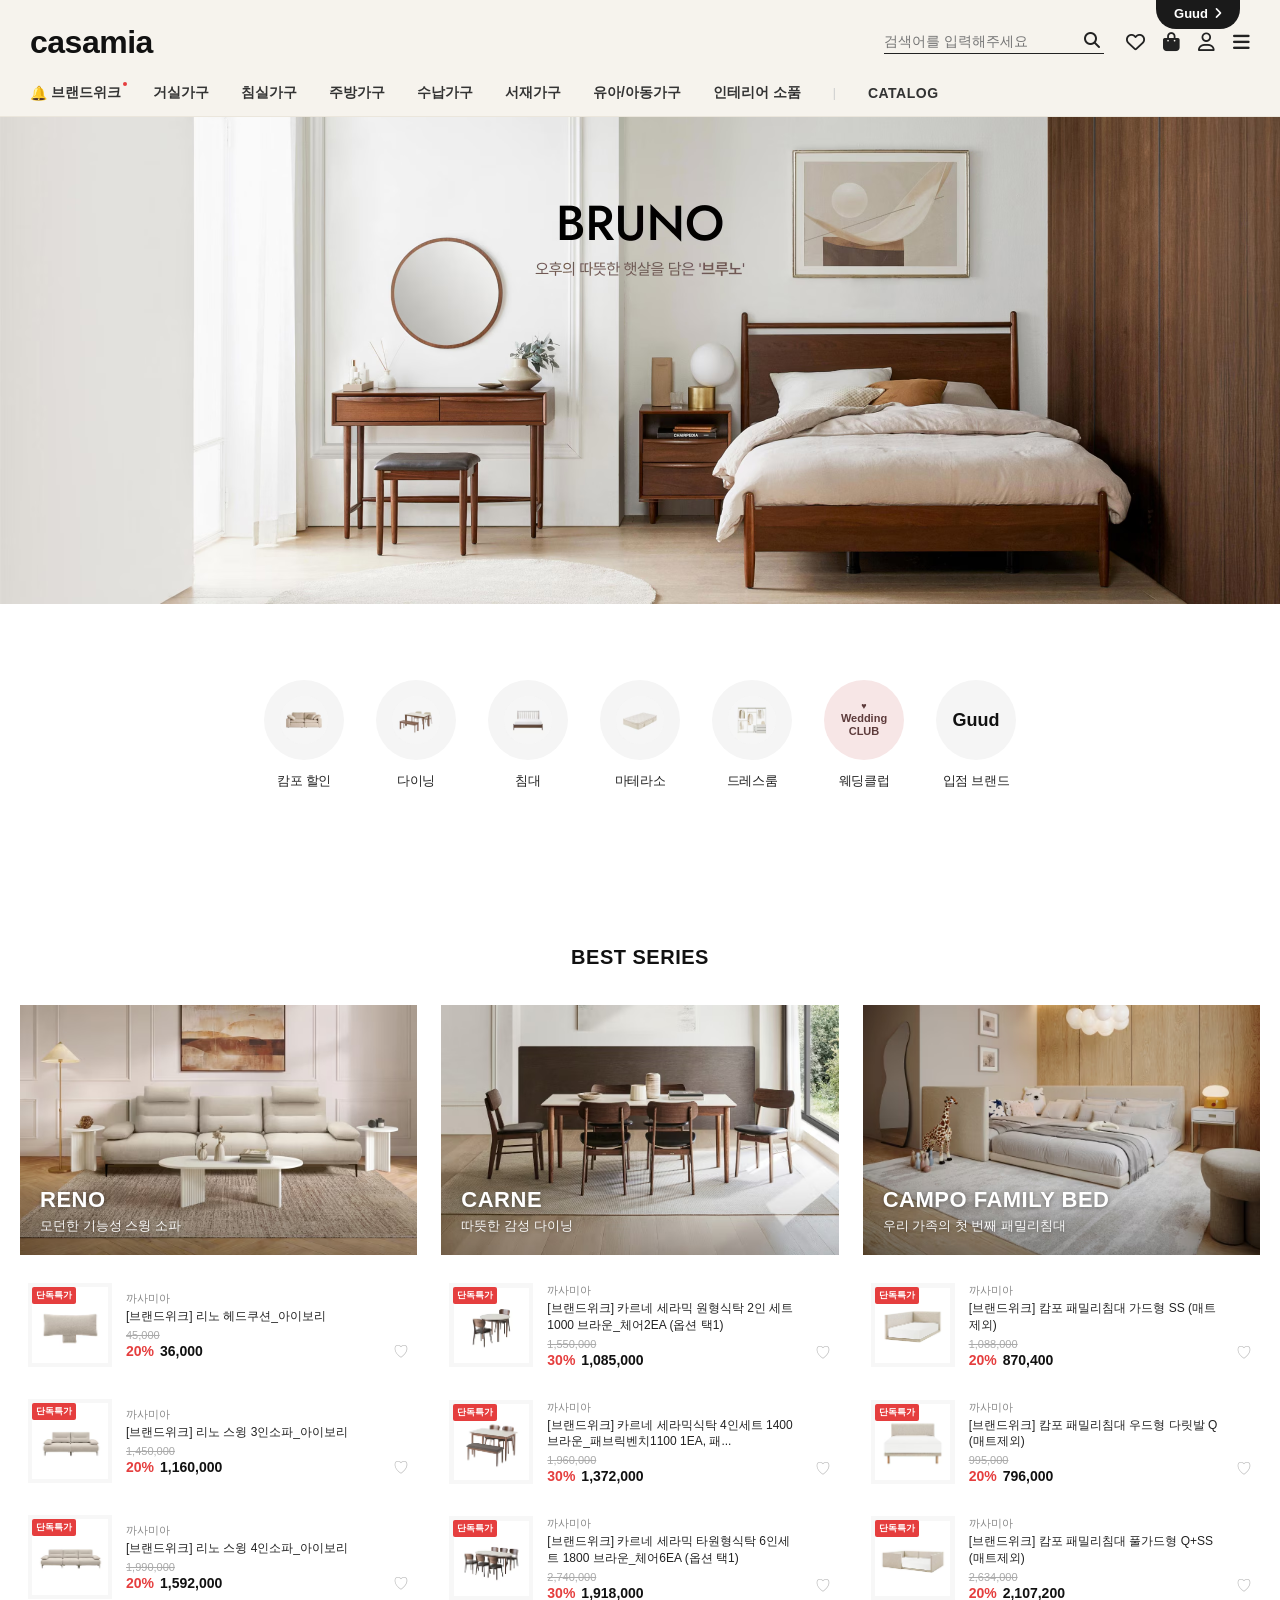
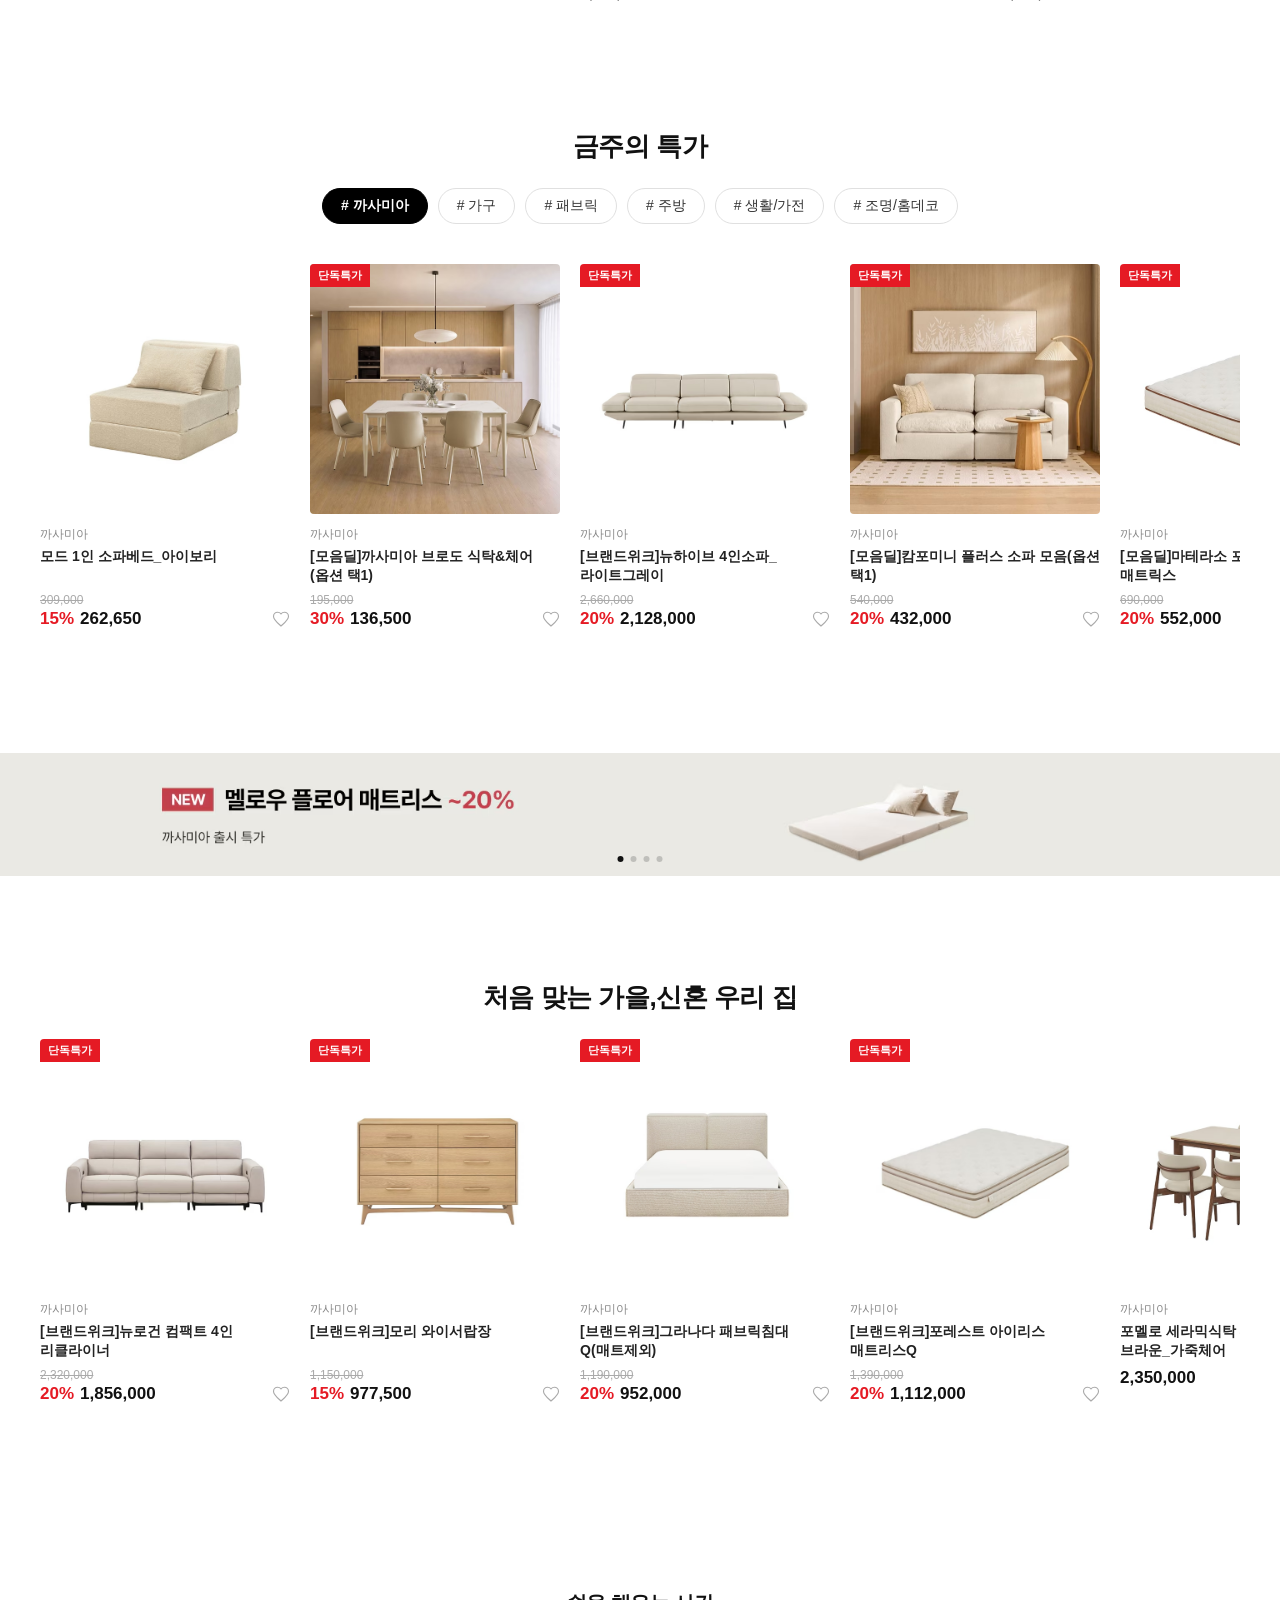
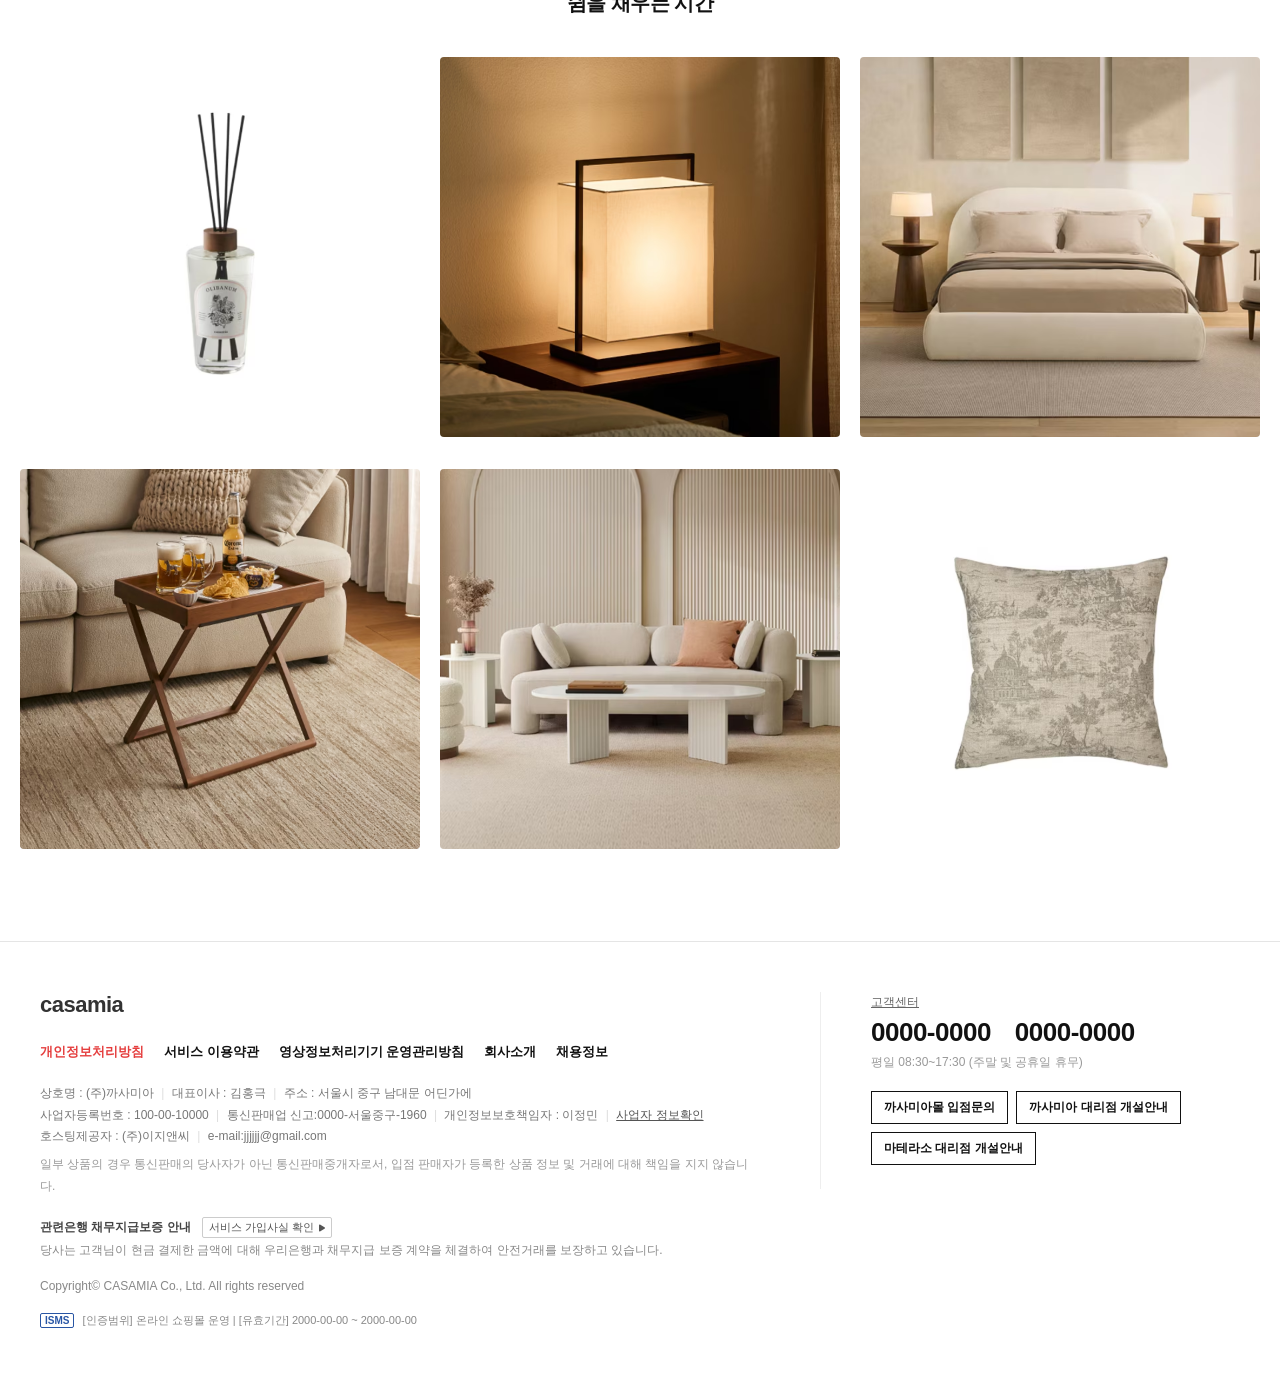
<file: index.html>
﻿<!DOCTYPE html>
<html lang="ko">

<head>
  <meta charset="UTF-8" />
  <meta name="viewport" content="width=device-width, initial-scale=1.0" />
  <title>casamia_main</title>

  <!-- ========================================== -->
  <!-- 1. 외부 라이브러리 (Font Awesome 아이콘)   -->
  <!-- ========================================== -->
  <link rel="stylesheet" href="https://cdnjs.cloudflare.com/ajax/libs/font-awesome/6.4.0/css/all.min.css" />

  <!-- ========================================== -->
  <!-- 2. 외부 CSS 스타일시트 연결                 -->
  <!-- ========================================== -->
  <link rel="stylesheet" href="css/top_bar.css" /> <!-- 상단 헤더 & GNB 스타일 -->
  <link rel="stylesheet" href="css/main.css" /> <!-- 공통 레이아웃 및 특가/기획전 슬라이더 스타일 -->
  <link rel="stylesheet" href="css/best_section.css" /> <!-- 베스트 시리즈(3단 그리드) 스타일 -->
  <link rel="stylesheet" href="css/slider2.css" /> <!-- 메인 중간 배너 슬라이더(slider2) 스타일 -->
  <link rel="stylesheet" href="css/section2.css" /> <!-- 쉼을 채우는 시간 그리드 스타일 -->
  <link rel="stylesheet" href="css/footer.css" /> <!-- 푸터 스타일 -->

  <!-- ========================================== -->
  <!-- 3. 메인 최상단 배너 슬라이더 전용 CSS       -->
  <!-- ========================================== -->
  <style>
    #slider {
      width: 100%;
      min-height: 450px;
      overflow: hidden;
    }

    #slider>img {
      width: 100%;
      min-height: 450px;
      display: block;
      object-fit: cover;
    }
  </style>
  <link rel="stylesheet" href="css/shop.css" />
</head>

<body>

  <!-- ========================================== -->
  <!-- [헤더] 상단 유틸리티 배지, 로고, 검색, GNB  -->
  <!-- ========================================== -->
  <header class="site-header">
    <!-- 우측 상단 Guud 배지 & 툴팁 -->
    <div class="top-badge-wrap">
      <a href="#" class="guud-badge">
        <span class="guud-logo">Guud</span>
        <i class="fa-solid fa-angle-right"></i>
      </a>
      <div class="badge-tooltip">
        <span>입점 브랜드관</span>
        <button type="button" class="tooltip-close" aria-label="닫기">×</button>
      </div>
    </div>

    <div class="header-inner">
      <!-- 1층: 로고 및 우측 검색/아이콘 메뉴 -->
      <div class="header-main">
        <h1 class="logo">
          <a href="index.html">casamia</a>
        </h1>

        <div class="header-util">
          <!-- 검색창 -->
          <form class="search-box" id="searchForm">
            <input type="text" class="search-input" placeholder="검색어를 입력해주세요" />
            <button type="submit" class="search-btn" aria-label="검색">
              <i class="fa-solid fa-magnifying-glass"></i>
            </button>
          </form>

          <!-- 유저 메뉴 아이콘 -->
          <ul class="user-menu">
            <li><a href="#" data-shop-open="wishes" aria-label="찜 목록"><i class="fa-regular fa-heart"
                  aria-hidden="true"></i><span class="shop-count" data-shop-count="wishes" hidden></span></a></li>
            <li><a href="#" data-shop-open="cart" aria-label="장바구니"><i class="fa-solid fa-bag-shopping"
                  aria-hidden="true"></i><span class="shop-count" data-shop-count="cart" hidden></span></a></li>
            <li><a href="mypage.html" data-account-link aria-label="마이페이지"><i class="fa-regular fa-user"></i></a></li>
            <li>
              <button type="button" class="btn-menu" aria-label="전체메뉴">
                <i class="fa-solid fa-bars"></i>
              </button>
            </li>
          </ul>
        </div>
      </div>
      <!-- ========================================== -->
      <!-- top: 카테고리 네비게이션 (GNB) -->
      <!-- ========================================== -->
      <nav class="gnb-nav">
        <ul class="gnb-list">
          <li class="brand-week">
            <a href="#">
              <span class="bell-icon">🔔</span>브랜드위크
              <span class="red-dot"></span>
            </a>
          </li>
          <li><a href="#">거실가구</a></li>
          <li><a href="#">침실가구</a></li>
          <li><a href="#">주방가구</a></li>
          <li><a href="#">수납가구</a></li>
          <li><a href="#">서재가구</a></li>
          <li><a href="#">유아/아동가구</a></li>
          <li><a href="#">인테리어 소품</a></li>
          <li class="divider" aria-hidden="true">|</li>
          <li class="catalog"><a href="#">CATALOG</a></li>
        </ul>
      </nav>
    </div>
  </header>


  <!-- ========================================== -->
  <!-- [1층] 메인 최상단 자동 롤링 배너 슬라이더   -->
  <!-- ========================================== -->
  <section id="slider">
    <img id="bannerImg" src="img/slider/1.avif" alt="메인 배너" />
  </section>


  <br><br>


  <!-- ========================================== -->
  <!-- [2층] 카테고리 퀵메뉴 (quick_menu.js 렌더링) -->
  <!-- ========================================== -->
  <section class="quick-category-section">
    <div class="quick-category-container">
      <ul class="quick-category-list" id="quickCategoryList">
        <!-- quick_menu.js를 통해 li 아이템이 동적으로 들어옵니다 -->
      </ul>
    </div>
  </section>
  <br><br>


  <!-- ========================================== -->
  <!-- [3층] BEST SERIES (3열 큐레이션 영역)      -->
  <!-- ========================================== -->
  <section class="best-series-section" id="bestSeries">
    <div class="best-series-container">
      <h2 class="section-title">BEST SERIES</h2>

      <!-- best_section.js가 best_section.json 데이터를 읽어와 렌더링합니다 -->
      <div class="series-grid" id="seriesGrid"></div>
    </div>
  </section>


  <!-- ========================================== -->
  <!-- [4층] 금주의 특가 (casamia_sale.js 렌더링)    -->
  <!-- ========================================== -->
  <section class="first-sell-category-section">
    <div class="container">
      <div class="week's_Special">
        <h3 class="section-title">금주의 특가</h3>

        <!-- 탭 카테고리 버튼 -->
        <div class="category-tabs">
          <button type="button" class="tab-btn active"># 까사미아</button>
          <button type="button" class="tab-btn"># 가구</button>
          <button type="button" class="tab-btn"># 패브릭</button>
          <button type="button" class="tab-btn"># 주방</button>
          <button type="button" class="tab-btn"># 생활/가전</button>
          <button type="button" class="tab-btn"># 조명/홈데코</button>
        </div>

        <!-- 가로 일직선 스크롤/슬라이더 컨테이너 -->
        <div class="slider-wrapper">
          <div class="product-list"></div>
        </div>
      </div>
    </div>
  </section>
  <br><br><br>


  <!-- ========================================== -->
  <!-- [5층] 슬라이더 2 (slider2.js 제어 영역)     -->
  <!-- ========================================== -->
  <section class="slider2-section">
    <div class="slider-container">
      <!-- 4단 이미지 레일 -->
      <div class="slider-track" id="sliderTrack">
        <div class="slide"><img src="img/slider2/1.avif" alt="배너 1" /></div>
        <div class="slide"><img src="img/slider2/2.avif" alt="배너 2" /></div>
        <div class="slide"><img src="img/slider2/3.avif" alt="배너 3" /></div>
        <div class="slide"><img src="img/slider2/4.avif" alt="배너 4" /></div>
      </div>

      <!-- 하단 인디케이터 Dots -->
      <div class="slider-dots" id="sliderDots">
        <span class="dot active"></span>
        <span class="dot"></span>
        <span class="dot"></span>
        <span class="dot"></span>
      </div>
    </div>
  </section>
  <br><br><br>


  <!-- ========================================== -->
  <!-- [6층] 처음 맞는 가을 (casamia_autumn.js 렌더링)-->
  <!-- ========================================== -->
  <section class="second-category-section">
    <div class="container">
      <div class="NewHome">
        <h3 class="section2-title">처음 맞는 가을,신혼 우리 집</h3>

        <!-- 가로 일직선 상품 리스트 컨테이너 -->
        <div class="slider-wrapper">
          <div class="product-list autumn-list"></div>
        </div>
      </div>
    </div>
  </section>
  <br><br>


  <!-- ========================================== -->
  <!-- [7층] 쉼을 채우는 시간 (6개 카드 큐레이션)    -->
  <!-- ========================================== -->
  <section class="rest-time-section">
    <div class="rest-time-container">
      <h2 class="section-title">쉼을 채우는 시간</h2>

      <div class="rest-grid" id="restGrid">
        <div class="rest-item">
          <a href="#" class="rest-card">
            <div class="img-wrap">
              <img src="img/section2/1.avif" alt="오라티오 디퓨저" />
              <div class="overlay">
                <span class="brand">까사미아</span>
                <p class="product-name">오라티오 디퓨저 200ml</p>
                <p class="product-price">39,000원</p>
              </div>
            </div>
          </a>
        </div>

        <div class="rest-item">
          <a href="#" class="rest-card">
            <div class="img-wrap">
              <img src="img/section2/2.avif" alt="무드 단스탠드" />
              <div class="overlay">
                <span class="brand">까사미아</span>
                <p class="product-name">루미에르 무드 단스탠드</p>
                <p class="product-price">129,000원</p>
              </div>
            </div>
          </a>
        </div>

        <div class="rest-item">
          <a href="#" class="rest-card">
            <div class="img-wrap">
              <img src="img/section2/3.avif" alt="볼륨 패브릭 침대" />
              <div class="overlay">
                <span class="brand">까사미아</span>
                <p class="product-name">라르고 볼륨 패브릭 침대 Q</p>
                <p class="product-price">1,490,000원</p>
              </div>
            </div>
          </a>
        </div>

        <div class="rest-item">
          <a href="#" class="rest-card">
            <div class="img-wrap">
              <img src="img/section2/4.avif" alt="원목 접이식 트레이 테이블" />
              <div class="overlay">
                <span class="brand">까사미아</span>
                <p class="product-name">모리 원목 접이식 트레이 테이블</p>
                <p class="product-price">79,000원</p>
              </div>
            </div>
          </a>
        </div>

        <div class="rest-item">
          <a href="#" class="rest-card">
            <div class="img-wrap">
              <img src="img/section2/5.avif" alt="부클레 라운드 3인 소파" />
              <div class="overlay">
                <span class="brand">까사미아</span>
                <p class="product-name">아치 부클레 라운드 3인 소파</p>
                <p class="product-price">1,890,000원</p>
              </div>
            </div>
          </a>
        </div>

        <div class="rest-item">
          <a href="#" class="rest-card">
            <div class="img-wrap">
              <img src="img/section2/6.avif" alt="클래식 패턴 쿠션 커버" />
              <div class="overlay">
                <span class="brand">까사미아</span>
                <p class="product-name">빈티지 투알 쿠션 커버 (50x50)</p>
                <p class="product-price">25,000원</p>
              </div>
            </div>
          </a>
        </div>
      </div>
    </div>
  </section>


  <!-- ========================================== -->
  <!-- [푸터] 회사 정보, 고객센터, SNS 링크        -->
  <!-- ========================================== -->
  <footer class="site-footer">
    <div class="footer-container">
      <!-- 좌측 정보 -->
      <div class="footer-left">
        <div class="footer-logo">casamia</div>
        <ul class="footer-policy-links">
          <li><a href="#" class="highlight">개인정보처리방침</a></li>
          <li><a href="#">서비스 이용약관</a></li>
          <li><a href="#">영상정보처리기기 운영관리방침</a></li>
          <li><a href="#">회사소개</a></li>
          <li><a href="#">채용정보</a></li>
        </ul>
        <div class="footer-company-info">
          <p>상호명 : (주)까사미아 <span>|</span> 대표이사 : 김홍극 <span>|</span> 주소 : 서울시 중구 남대문 어딘가에</p>
          <p>사업자등록번호 : 100-00-10000 <span>|</span> 통신판매업 신고:0000-서울중구-1960 <span>|</span> 개인정보보호책임자 : 이정민 <span>|</span>
            <a href="#" class="btn-verify">사업자 정보확인</a>
          </p>
          <p>호스팅제공자 : (주)이지앤씨 <span>|</span> e-mail:jjjjjj@gmail.com</p>
          <p class="desc-warning">일부 상품의 경우 통신판매의 당사자가 아닌 통신판매중개자로서, 입점 판매자가 등록한 상품 정보 및 거래에 대해 책임을 지지 않습니다.</p>
        </div>
        <div class="footer-escrow">
          <span class="escrow-title">관련은행 채무지급보증 안내</span>
          <button type="button" class="btn-escrow">서비스 가입사실 확인 <i class="fa-solid fa-play"></i></button>
          <p>당사는 고객님이 현금 결제한 금액에 대해 우리은행과 채무지급 보증 계약을 체결하여 안전거래를 보장하고 있습니다.</p>
        </div>
        <p class="copyright">Copyright© CASAMIA Co., Ltd. All rights reserved</p>
        <div class="footer-isms">
          <span class="isms-badge">ISMS</span>
          <p>[인증범위] 온라인 쇼핑몰 운영 <span>|</span> [유효기간] 2000-00-00 ~ 2000-00-00</p>
        </div>
      </div>

      <!-- 우측 고객센터 및 SNS -->
      <div class="footer-right">
        <div class="cs-wrap">
          <span class="cs-label">고객센터</span>
          <div class="cs-numbers">
            <span class="cs-tel">0000-0000</span>
            <span class="cs-tel">0000-0000</span>
          </div>
          <p class="cs-hours">평일 08:30~17:30 (주말 및 공휴일 휴무)</p>
        </div>
        <div class="cs-buttons">
          <a href="#" class="btn-cs">까사미아몰 입점문의</a>
          <a href="#" class="btn-cs">까사미아 대리점 개설안내</a>
          <a href="#" class="btn-cs">마테라소 대리점 개설안내</a>
        </div>
        <div class="footer-sns">
          <a href="#" aria-label="유튜브"><i class="-youtube"></i></a>
          <a href="#" aria-label="인스타그램"><i class="-instagram"></i></a>
        </div>
      </div>
    </div>
  </footer>


  <!-- ========================================================= -->
  <!-- [자바스크립트 연결] DOM이 모두 로드된 후 안전하게 실행됩니다 -->
  <!-- ========================================================= -->
  <script src="js/shop.js"></script>
  <script src="js/api.js"></script>
  <script src="js/account.js"></script>
  <script src="js/top_bar.js"></script> <!-- 상단 헤더/메뉴 인터랙션 -->
  <script src="js/quick_menu.js"></script> <!-- 퀵 카테고리 데이터 동적 렌더링 -->
  <script src="js/best_section.js"></script> <!-- 베스트 시리즈 기능 (필요시) -->
  <script src="js/casamia_sale.js"></script> <!-- 금주의 특가 상품 리스트 렌더링 -->
  <script src="js/slider2.js"></script> <!-- slider2 배너 전환 제어 -->
  <script src="js/casamia_autumn.js"></script> <!-- 가을/신혼 상품 리스트 렌더링 -->
  <script src="js/section2.js"></script> <!-- 쉼 섹션 제어 (필요시) -->

  <!-- 최상단 메인 슬라이더 전용 롤링 스크립트 -->
  <script>
    document.addEventListener("DOMContentLoaded", () => {
      const banners = [
        "img/slider/1.avif",
        "img/slider/2.avif",
        "img/slider/3.avif",
        "img/slider/4.avif",
        "img/slider/5.avif"
      ];

      const bannerImg = document.getElementById("bannerImg");
      let index = 0;

      // 3초 주기로 배너 자동 전환
      setInterval(() => {
        index = (index + 1) % banners.length;
        if (bannerImg) {
          bannerImg.src = banners[index];
        }
      }, 2000);
    });
  </script>

</body>

</html>
</file>
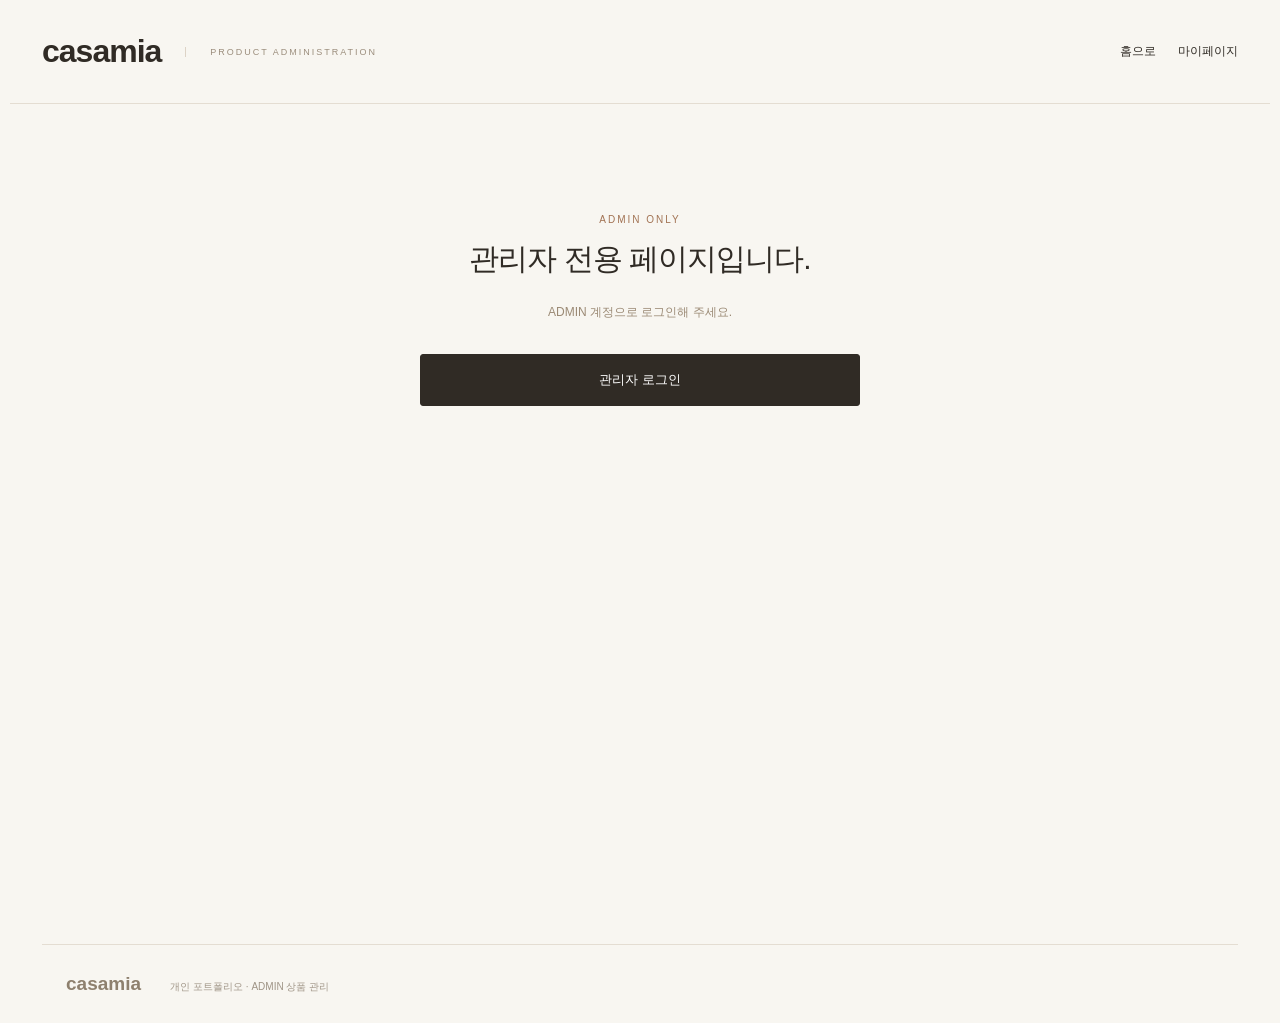
<file: admin.html>
<!DOCTYPE html>
<!-- ADMIN product management screen -->
<html lang="ko">
<head>
  <meta charset="UTF-8" /><meta name="viewport" content="width=device-width, initial-scale=1.0" />
  <title>상품 관리 | casamia</title>
  <link rel="stylesheet" href="css/account.css" />
  <link rel="stylesheet" href="css/admin.css" />
  <script src="js/api.js" defer></script><script src="js/account.js" defer></script><script src="js/admin.js" defer></script>
</head>
<body>
  <!-- Shared account header -->
  <header class="account-header"><a class="account-logo" href="index.html">casamia</a><span>PRODUCT ADMINISTRATION</span><nav aria-label="상단 메뉴"><a href="index.html">홈으로</a><a href="mypage.html">마이페이지</a></nav></header>
  <!-- Authorization state and product editor dashboard -->
  <main class="admin-main">
    <section id="adminState" class="admin-state" role="status"><p class="eyebrow">ADMIN ACCESS</p><h1>관리자 권한을 확인하고 있습니다.</h1></section>
    <section id="adminDenied" class="account-gate" hidden><p class="eyebrow">ADMIN ONLY</p><h1>관리자 전용 페이지입니다.</h1><p id="adminDeniedMessage">ADMIN 계정으로 로그인해 주세요.</p><a class="account-primary" href="login.html?next=admin.html">관리자 로그인</a></section>
    <section id="adminDashboard" hidden>
      <div class="admin-heading"><div><p class="eyebrow">PRODUCT MANAGEMENT</p><h1>상품 정보 수정</h1><p>저장된 변경사항은 PostgreSQL과 RAG embedding에 함께 반영됩니다.</p></div><span id="adminIdentity"></span></div>
      <div class="admin-layout">
        <aside class="admin-products"><label for="adminProductSearch">상품 찾기</label><input id="adminProductSearch" type="search" placeholder="상품명 또는 ID" /><div id="adminProductList" role="listbox" aria-label="상품 목록"></div></aside>
        <section class="admin-editor" aria-labelledby="editorTitle"><h2 id="editorTitle">수정할 상품을 선택해 주세요</h2>
          <form id="adminProductForm" hidden>
            <input id="adminProductId" type="hidden" />
            <div class="admin-grid"><div class="account-field"><label for="adminName">상품명</label><input id="adminName" required maxlength="255" /></div><div class="account-field"><label for="adminBrand">브랜드</label><input id="adminBrand" required maxlength="100" /></div><div class="account-field"><label for="adminCategory">카테고리</label><input id="adminCategory" required maxlength="100" /></div><div class="account-field"><label for="adminPrice">가격</label><input id="adminPrice" type="number" min="0" required /></div></div>
            <div class="account-field"><label for="adminDescription">상품 설명</label><textarea id="adminDescription" rows="5"></textarea></div>
            <div class="account-field"><label for="adminAttributes">Attributes (JSON)</label><textarea id="adminAttributes" rows="10" spellcheck="false"></textarea></div>
            <label class="admin-checkbox"><input id="adminRagEnabled" type="checkbox" /> RAG 검색과 AI 추천에 사용</label>
            <div class="admin-actions"><button class="account-primary" type="submit">변경사항 저장</button><a id="adminProductLink" class="account-secondary" href="#">상세 페이지 보기</a></div>
            <p id="adminFormStatus" role="status" aria-live="polite"></p>
          </form>
        </section>
      </div>
    </section>
  </main>
  <footer class="account-footer">casamia <span>개인 포트폴리오 · ADMIN 상품 관리</span></footer>
</body>
</html>
</file>
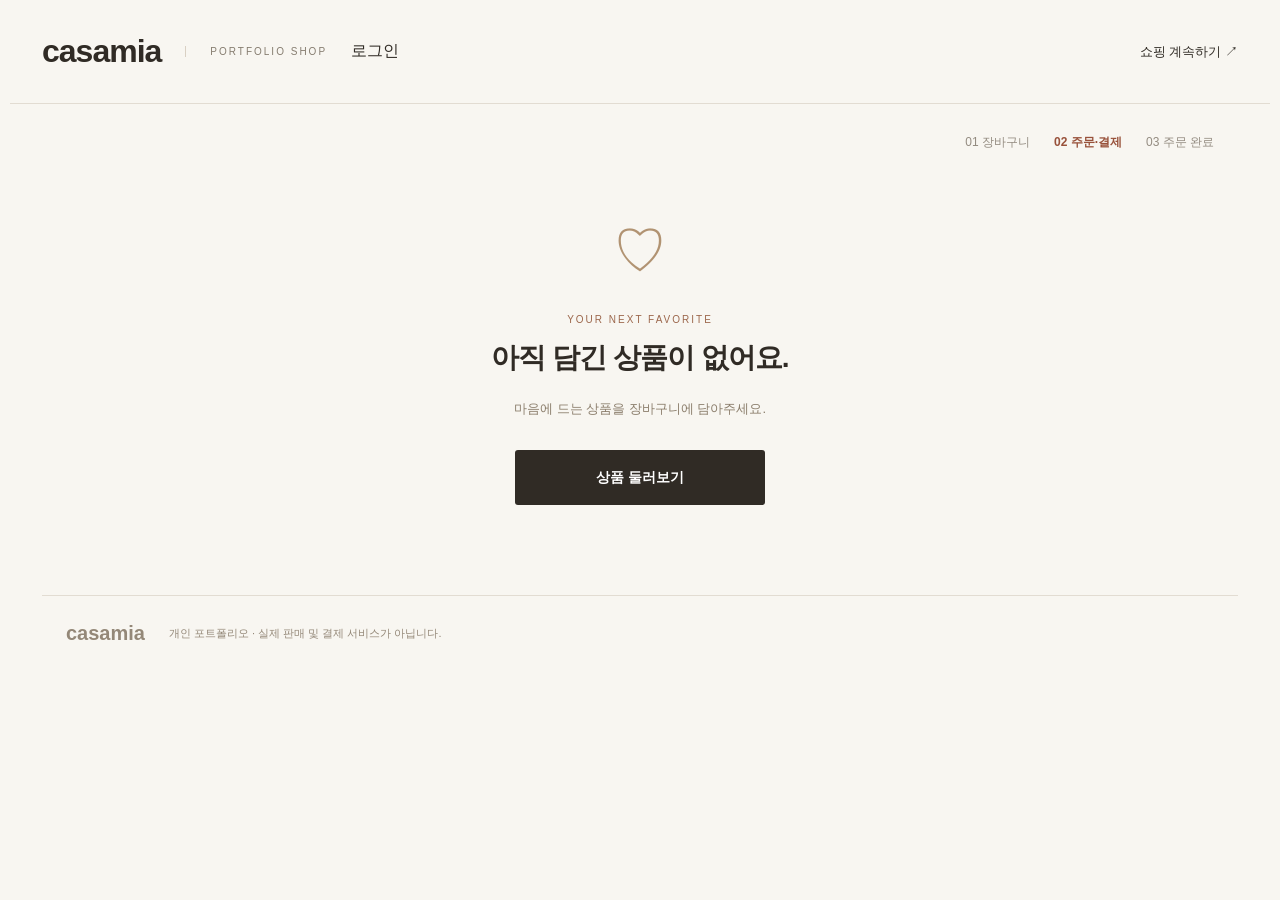
<file: checkout.html>
<!DOCTYPE html>
<!-- Mock checkout screen backed by the local cart -->
<html lang="ko">
<head>
  <meta charset="UTF-8" />
  <meta name="viewport" content="width=device-width, initial-scale=1.0" />
  <title>주문·결제 | casamia 포트폴리오</title>
  <link rel="stylesheet" href="css/shop.css" />
  <link rel="stylesheet" href="css/checkout.css" />
  <script src="js/shop.js" defer></script>
  <script src="js/api.js"></script>
  <script src="js/account.js" defer></script>
  <script src="js/checkout.js" defer></script>
</head>
<body>
  <!-- Checkout header -->
  <header class="checkout-header">
    <a class="checkout-logo" href="index.html" aria-label="casamia 홈">casamia</a>
    <span>PORTFOLIO SHOP</span>
    <a href="mypage.html" data-account-link>마이페이지</a>
    <a href="sub.html">쇼핑 계속하기 <span aria-hidden="true">↗</span></a>
  </header>

  <!-- Order items, shipping information, and payment method -->
  <main class="checkout-main">
    <nav class="checkout-steps" aria-label="주문 진행 단계">
      <span>01 장바구니</span><span aria-current="step" id="checkoutStep">02 주문·결제</span><span id="completeStep">03 주문 완료</span>
    </nav>
    <div id="checkoutView" hidden>
      <div class="page-heading"><p class="eyebrow">A LITTLE CLOSER TO HOME</p><h1>주문·결제</h1><p>마음에 담은 가구, 우리 집에 놓일 준비.</p></div>
      <div class="demo-banner"><strong>포트폴리오 결제 체험</strong><span>실제 결제나 배송 없이 주문 과정을 체험할 수 있습니다.</span></div>

      <form id="checkoutForm" class="checkout-layout">
        <div class="checkout-sections">
          <section class="checkout-card" aria-labelledby="orderItemsTitle">
            <div class="section-heading"><h2 id="orderItemsTitle">주문 상품 <span id="orderCount"></span></h2><button class="text-button" type="button" id="editCart">장바구니 수정</button></div>
            <div id="orderItems"></div>
          </section>

          <section class="checkout-card" aria-labelledby="shippingTitle">
            <div class="section-heading"><h2 id="shippingTitle">배송 정보</h2><span class="required-note">* 필수 입력</span></div>
            <p class="field-hint">체험용 정보를 입력해 주세요. 입력 내용은 저장하거나 전송하지 않습니다.</p>
            <div class="field-grid">
              <div class="field"><label for="recipient">받는 분 <span>*</span></label><input id="recipient" name="recipient" autocomplete="off" maxlength="40" required placeholder="홍길동" /></div>
              <div class="field"><label for="phone">연락처 <span>*</span></label><input id="phone" name="phone" type="tel" inputmode="tel" autocomplete="off" maxlength="20" required placeholder="010-1234-5678" aria-describedby="phoneHint" /><small id="phoneHint">숫자 9~11자리 (하이픈 입력 가능)</small></div>
            </div>
            <div class="field postcode-field"><label for="postcode">우편번호 <span>*</span></label><input id="postcode" name="postcode" inputmode="numeric" autocomplete="off" pattern="[0-9]{5}" maxlength="5" required placeholder="12345" title="우편번호 숫자 5자리를 입력해 주세요." /></div>
            <div class="field"><label for="address">주소 <span>*</span></label><input id="address" name="address" autocomplete="off" maxlength="160" required placeholder="도로명 주소를 입력해 주세요" /></div>
            <div class="field"><label for="addressDetail">상세 주소</label><input id="addressDetail" name="addressDetail" autocomplete="off" maxlength="100" placeholder="동·호수 등" /></div>
            <div class="field"><label for="deliveryNote">배송 요청사항</label><textarea id="deliveryNote" name="deliveryNote" rows="2" maxlength="200" placeholder="배송 시 요청하실 내용을 입력해 주세요 (선택)"></textarea></div>
          </section>

          <section class="checkout-card" aria-labelledby="paymentTitle">
            <h2 id="paymentTitle">결제수단</h2>
            <fieldset class="payment-methods"><legend class="sr-only">모의 결제수단 선택</legend>
              <label><input type="radio" name="payment" value="card" checked required /><span>신용·체크카드</span></label>
              <label><input type="radio" name="payment" value="easy" /><span>간편결제</span></label>
              <label><input type="radio" name="payment" value="bank" /><span>계좌이체</span></label>
            </fieldset>
            <p id="paymentHint" class="payment-hint" aria-live="polite">카드 결제 화면을 모의로 체험합니다. 카드번호는 입력하지 않습니다.</p>
          </section>
        </div>

        <aside class="checkout-card order-summary" aria-labelledby="summaryTitle">
          <p class="eyebrow">YOUR ORDER</p><h2 id="summaryTitle">결제금액</h2>
          <dl class="price-breakdown"><div><dt>상품금액</dt><dd id="subtotal"></dd></div><div><dt>배송비 <span class="muted">(체험)</span></dt><dd>0원</dd></div></dl>
          <div class="final-total"><span>총 결제금액</span><strong id="grandTotal"></strong></div>
          <label class="demo-consent"><input id="demoConsent" type="checkbox" required /><span>주문 상품과 금액을 확인했으며,<br />실제 청구 없는 모의 결제를 진행합니다.</span></label>
          <p id="checkoutError" class="checkout-error" role="alert" hidden></p>
          <button type="submit" class="primary-button" id="payButton">모의 결제하기</button>
          <p class="summary-note">결제수단을 선택해도 실제 승인이나 출금은 발생하지 않습니다.</p>
        </aside>
      </form>
    </div>

    <section id="emptyView" class="checkout-empty" hidden aria-labelledby="emptyTitle">
      <span class="empty-symbol" aria-hidden="true">♡</span><p class="eyebrow">YOUR NEXT FAVORITE</p><h1 id="emptyTitle">아직 담긴 상품이 없어요.</h1><p>마음에 드는 상품을 장바구니에 담아주세요.</p><a class="primary-button" href="sub.html">상품 둘러보기</a>
    </section>

    <section id="completeView" class="complete-view" hidden aria-labelledby="completeTitle">
      <div class="complete-mark" aria-hidden="true">✓</div><p class="eyebrow">THANK YOU FOR TRYING</p><h1 id="completeTitle" tabindex="-1">모의 주문이 완료되었습니다.</h1><p class="complete-description">주문 과정을 체험해 주셔서 감사합니다.<br />실제 결제와 배송은 진행되지 않습니다.</p>
      <div class="receipt-card"><dl id="receiptDetails"></dl><div id="receiptItems"></div></div>
      <p class="receipt-note">상품·금액 등 최근 모의 주문은 이 브라우저의 마이페이지에서 확인할 수 있습니다. 배송 정보는 저장하지 않습니다.</p>
      <a href="mypage.html" class="shop-detail-link">마이페이지에서 주문 보기</a>
      <a href="index.html" class="primary-button">쇼핑 계속하기</a>
    </section>
  </main>
  <footer class="checkout-footer"><span>casamia</span><p>개인 포트폴리오 · 실제 판매 및 결제 서비스가 아닙니다.</p></footer>
</body>
</html>
</file>
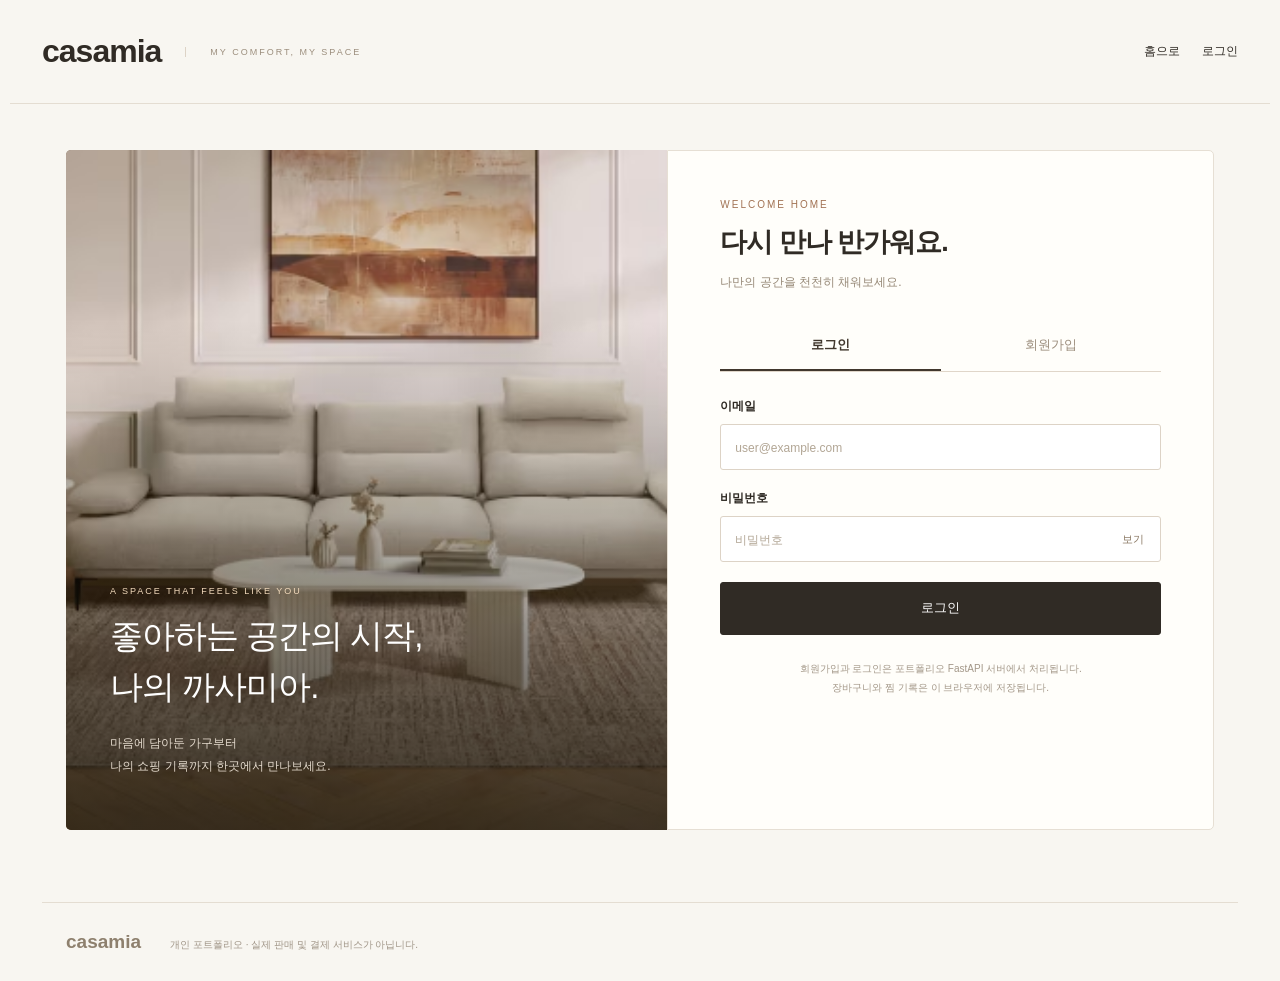
<file: login.html>
<!DOCTYPE html>
<!-- FastAPI registration and JWT login screen -->
<html lang="ko">
<head>
  <meta charset="UTF-8" /><meta name="viewport" content="width=device-width, initial-scale=1.0" />
  <title>로그인 | casamia</title>
  <link rel="stylesheet" href="css/account.css" />
  <script src="js/api.js" defer></script><script src="js/account.js" defer></script><script src="js/login.js" defer></script>
</head>
<body>
  <!-- Shared account header -->
  <header class="account-header"><a class="account-logo" href="index.html">casamia</a><span>MY COMFORT, MY SPACE</span><nav aria-label="상단 메뉴"><a href="index.html">홈으로</a><a href="mypage.html" data-account-link>마이페이지</a></nav></header>
  <!-- Login and registration panels -->
  <main class="login-layout">
    <section class="login-visual" aria-label="나만의 공간"><img src="img/main/01.avif" alt="따뜻한 분위기의 소파와 거실" /><div><p class="eyebrow">A SPACE THAT FEELS LIKE YOU</p><h1>좋아하는 공간의 시작,<br />나의 까사미아.</h1><p>마음에 담아둔 가구부터<br />나의 쇼핑 기록까지 한곳에서 만나보세요.</p></div></section>
    <section class="login-panel" aria-labelledby="loginTitle">
      <p class="eyebrow">WELCOME HOME</p><h2 id="loginTitle">다시 만나 반가워요.</h2><p class="panel-description">나만의 공간을 천천히 채워보세요.</p>
      <div class="account-tabs" role="tablist" aria-label="로그인 및 회원가입"><button type="button" role="tab" id="loginTab" aria-selected="true" aria-controls="loginPane">로그인</button><button type="button" role="tab" id="signupTab" aria-selected="false" aria-controls="signupPane" tabindex="-1">회원가입</button></div>
      <div id="loginPane" role="tabpanel" aria-labelledby="loginTab">
        <form id="loginForm">
          <div class="account-field"><label for="loginEmail">이메일</label><input id="loginEmail" type="email" autocomplete="email" required maxlength="320" placeholder="user@example.com" /></div>
          <div class="account-field"><label for="loginPassword">비밀번호</label><div class="password-wrap"><input id="loginPassword" type="password" autocomplete="current-password" required maxlength="128" placeholder="비밀번호" /><button type="button" id="togglePassword" aria-label="비밀번호 표시" aria-pressed="false">보기</button></div></div>
          <p class="account-error" id="loginError" role="alert" hidden></p><button class="account-primary" type="submit">로그인</button>
        </form>
      </div>
      <div id="signupPane" role="tabpanel" aria-labelledby="signupTab" hidden>
        <form id="signupForm"><p class="signup-description">회원 정보를 입력하면 실제 FastAPI 회원가입 API로 계정을 생성합니다.</p><div class="account-field"><label for="signupName">이름</label><input id="signupName" minlength="1" maxlength="100" required autocomplete="name" placeholder="이름" /></div><div class="account-field"><label for="signupEmail">이메일</label><input id="signupEmail" type="email" maxlength="320" required autocomplete="email" placeholder="user@example.com" /></div><div class="account-field"><label for="signupPassword">비밀번호</label><input id="signupPassword" type="password" minlength="8" maxlength="128" required autocomplete="new-password" placeholder="8자 이상" /></div><p class="account-error" id="signupError" role="alert" hidden></p><button class="account-primary" type="submit">회원가입</button></form>
      </div>
      <p class="account-footnote">회원가입과 로그인은 포트폴리오 FastAPI 서버에서 처리됩니다.<br />장바구니와 찜 기록은 이 브라우저에 저장됩니다.</p>
    </section>
  </main>
  <footer class="account-footer">casamia <span>개인 포트폴리오 · 실제 판매 및 결제 서비스가 아닙니다.</span></footer>
</body>
</html>
</file>
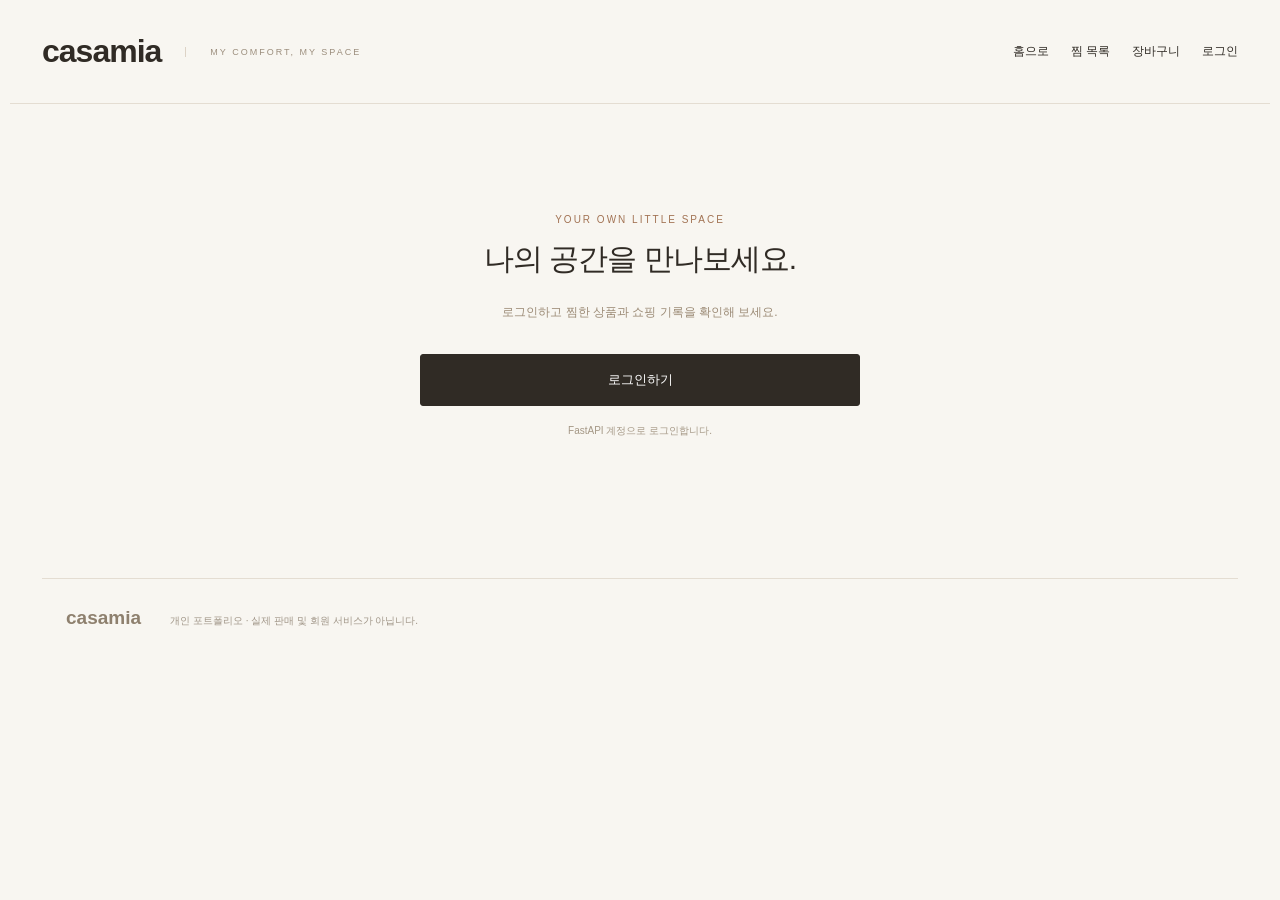
<file: mypage.html>
<!DOCTYPE html>
<!-- Current user, wishes, and mock order history screen -->
<html lang="ko">
<head>
  <meta charset="UTF-8" /><meta name="viewport" content="width=device-width, initial-scale=1.0" />
  <title>마이페이지 | casamia</title>
  <link rel="stylesheet" href="css/shop.css" /><link rel="stylesheet" href="css/account.css" />
  <script src="js/api.js" defer></script><script src="js/shop.js" defer></script><script src="js/account.js" defer></script><script src="js/mypage.js" defer></script>
</head>
<body>
  <!-- Shared account header -->
  <header class="account-header"><a class="account-logo" href="index.html">casamia</a><span>MY COMFORT, MY SPACE</span><nav aria-label="상단 메뉴"><a href="index.html">홈으로</a><a href="#" data-shop-open="wishes">찜 목록</a><a href="#" data-shop-open="cart">장바구니</a><a href="mypage.html" data-account-link>마이페이지</a></nav></header>
  <!-- Profile, order, and wish sections for the current session -->
  <main class="mypage-main">
    <section class="account-gate" id="accountGate" hidden><p class="eyebrow">YOUR OWN LITTLE SPACE</p><h1>나의 공간을 만나보세요.</h1><p>로그인하고 찜한 상품과 쇼핑 기록을 확인해 보세요.</p><a class="account-primary" href="login.html?next=mypage.html">로그인하기</a><small>FastAPI 계정으로 로그인합니다.</small></section>
    <div id="accountDashboard" hidden>
      <div class="mypage-heading"><div><p class="eyebrow">MY CASAMIA</p><h1><span id="greetingName"></span>님,<br />오늘도 편안한 하루 보내세요.</h1><p>내 취향으로 채워가는 공간, 나의 쇼핑 기록.</p></div><button type="button" class="text-button" id="logoutButton">로그아웃</button></div>
      <p class="browser-note">회원 정보는 FastAPI에서 확인하며, 장바구니·찜·모의 주문은 이 브라우저에 저장됩니다.</p>
      <div class="account-stats"><a href="#orders"><span>모의 주문</span><strong id="orderStat">0</strong><small>최근 주문 확인 <span aria-hidden="true">↗</span></small></a><button type="button" data-shop-open="wishes"><span>찜한 상품</span><strong id="wishStat">0</strong><small>마음에 담은 가구 <span aria-hidden="true">↗</span></small></button><button type="button" data-shop-open="cart"><span>장바구니</span><strong id="cartStat">0</strong><small>담아둔 상품 보기 <span aria-hidden="true">↗</span></small></button></div>
      <section class="mypage-section" id="orders" aria-labelledby="ordersTitle"><div class="account-section-heading"><h2 id="ordersTitle">최근 모의 주문</h2><span>최근 20건 · 실제 결제 없음</span></div><div id="myOrders"></div></section>
      <section class="mypage-section" aria-labelledby="wishesTitle"><div class="account-section-heading"><h2 id="wishesTitle">마음에 담은 상품</h2><button type="button" class="text-button" data-shop-open="wishes">전체 보기</button></div><div id="myWishes" class="my-wishes"></div></section>
      <section class="mypage-section profile-section" aria-labelledby="profileTitle"><div><p class="eyebrow">MY ACCOUNT</p><h2 id="profileTitle">회원 정보</h2><p>FastAPI의 /users/me 응답을 표시합니다.</p></div><dl class="profile-details"><div><dt>이름</dt><dd id="profileNameDisplay"></dd></div><div><dt>이메일</dt><dd id="profileEmailDisplay"></dd></div><div><dt>권한</dt><dd id="profileRoleDisplay"></dd></div><a id="adminPageLink" class="account-secondary" href="admin.html" hidden>상품 관리자 페이지</a></dl></section>
    </div>
    <p id="accountError" class="account-error" role="alert" hidden></p>
  </main>
  <footer class="account-footer">casamia <span>개인 포트폴리오 · 실제 판매 및 회원 서비스가 아닙니다.</span></footer>
</body>
</html>
</file>
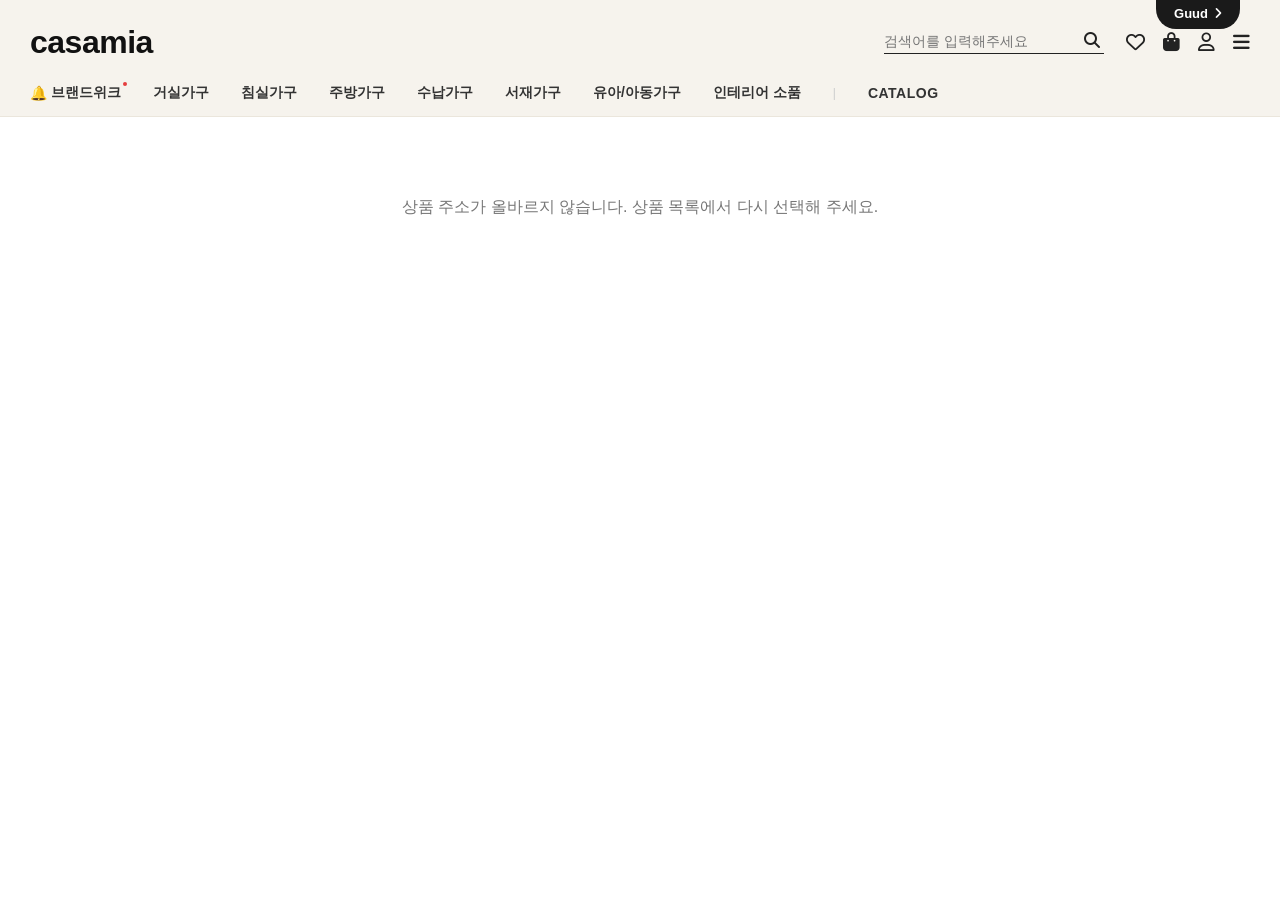
<file: product.html>
<!DOCTYPE html>
<!-- Product API powered detail screen -->
<html lang="ko">
<head>
  <meta charset="UTF-8" />
  <meta name="viewport" content="width=device-width, initial-scale=1.0" />
  <title>상품 상세 | casamia</title>
  <link rel="stylesheet" href="https://cdnjs.cloudflare.com/ajax/libs/font-awesome/6.4.0/css/all.min.css" />
  <link rel="stylesheet" href="css/top_bar.css" />
  <link rel="stylesheet" href="css/product.css" />
  <link rel="stylesheet" href="css/shop.css" />
  <link rel="stylesheet" href="css/sub_section3.css" />
</head>
<body>
  <!-- Product navigation header shared with the main page -->
  <header class="site-header">
    <div class="top-badge-wrap"><a href="#" class="guud-badge"><span class="guud-logo">Guud</span><i class="fa-solid fa-angle-right"></i></a><div class="badge-tooltip"><span>입점 브랜드관</span><button type="button" class="tooltip-close" aria-label="닫기">×</button></div></div>
    <div class="header-inner"><div class="header-main"><h1 class="logo"><a href="index.html">casamia</a></h1><div class="header-util">
      <form class="search-box" id="searchForm"><input type="text" class="search-input" placeholder="검색어를 입력해주세요" /><button type="submit" class="search-btn" aria-label="검색"><i class="fa-solid fa-magnifying-glass"></i></button></form>
      <ul class="user-menu"><li><a href="#" data-shop-open="wishes" aria-label="찜 목록"><i class="fa-regular fa-heart" aria-hidden="true"></i><span class="shop-count" data-shop-count="wishes" hidden></span></a></li><li><a href="#" data-shop-open="cart" aria-label="장바구니"><i class="fa-solid fa-bag-shopping" aria-hidden="true"></i><span class="shop-count" data-shop-count="cart" hidden></span></a></li><li><a href="mypage.html" data-account-link aria-label="마이페이지"><i class="fa-regular fa-user"></i></a></li><li><button type="button" class="btn-menu" aria-label="전체메뉴"><i class="fa-solid fa-bars"></i></button></li></ul>
    </div></div><nav class="gnb-nav"><ul class="gnb-list"><li class="brand-week"><a href="#"><span class="bell-icon">🔔</span>브랜드위크<span class="red-dot"></span></a></li><li><a href="#">거실가구</a></li><li><a href="#">침실가구</a></li><li><a href="#">주방가구</a></li><li><a href="#">수납가구</a></li><li><a href="#">서재가구</a></li><li><a href="#">유아/아동가구</a></li><li><a href="#">인테리어 소품</a></li><li class="divider" aria-hidden="true">|</li><li class="catalog"><a href="search.html">CATALOG</a></li></ul></nav></div>
  </header>
  <!-- Purchase summary and product detail tabs -->
  <main class="product-main">
    <div id="productState" class="product-state" role="status">상품 정보를 불러오는 중입니다.</div>
    <article id="productDetail" hidden>
      <p class="product-breadcrumb"><a href="index.html">홈</a> &gt; <span id="productCategoryCrumb">가구</span> &gt; 상품 상세</p>
      <section class="product-layout" aria-label="상품 구매 정보">
        <div class="gallery-column"><div class="product-image-wrap"><div class="gallery-brand-badge" aria-hidden="true">브랜드<br>위크</div><button class="gallery-arrow previous" id="galleryPrev" type="button" aria-label="이전 사진">‹</button><img id="productImage" alt="" /><button class="gallery-arrow next" id="galleryNext" type="button" aria-label="다음 사진">›</button></div><div id="productThumbnails" class="product-thumbnails" aria-label="상품 사진 선택"></div></div>
        <section class="product-copy" aria-labelledby="productName">
          <p id="productBrand" class="product-brand"></p><h1 id="productName"></h1>
          <div class="price-row"><div class="price-stack"><p id="originalPrice" class="original-price"></p><p id="productPrice" class="product-price"></p><p id="priceDeal" class="price-deal"></p><p id="productRating" class="product-rating"></p></div><button id="wishProduct" class="product-wish" type="button" aria-label="찜하기">♡ 찜 상품</button></div>
          <p id="priceNotice" class="product-price-notice"></p>
          <div class="benefits"><p><span>상품정보</span> 카탈로그에 등록된 정보를 표시합니다.</p><p><span>배송정보</span> 배송 정보는 등록되어 있지 않습니다.</p></div>
          <div class="option-area"><label for="productOption">상품선택</label><select id="productOption"><option value="">상품 옵션을 선택해 주세요</option><option value="default">기본 상품</option></select><label for="productQuantity">수량</label><input id="productQuantity" type="number" min="1" max="99" value="1" /></div>
          <div class="total-row"><span>총 상품금액</span><strong id="totalPrice">0원</strong></div>
          <div class="purchase-actions"><button id="addToCart" class="cart-button" type="button">장바구니 담기</button><button id="viewCart" class="buy-button" type="button">장바구니 보기</button></div>
          <p id="priceFootnote" class="sample-note">예시 가격이며 실시간 판매가가 아닙니다.</p>
        </section>
      </section>
      <nav class="detail-tabs" aria-label="상품 상세 메뉴"><a href="#detailInfo" class="active">상품정보</a><a href="#purchaseInfo">구매정보</a><a href="#reviewInfo">상품리뷰</a><a href="#qnaInfo">Q&amp;A</a></nav>
      <section id="detailInfo" class="detail-section"><h2>상세정보</h2><div class="detail-content"><img id="detailImage" alt="" /><div class="detail-facts"><h3 id="detailTitle"></h3><dl id="productFacts"></dl><p id="productDescription"></p><p id="productCaveat" class="product-caveat" hidden></p><p id="sourceNote" class="product-source"></p></div></div><div id="officialAddons" class="official-addons" hidden><h3>추가 구성 상품</h3><div id="officialAddonsList" class="official-addons-list"></div></div><section class="sub_section3 product-recommendations"><div class="recommend-header"><h2 class="recommend-title">이런 상품은 어떠세요?</h2><span class="ai-badge"><svg class="robot-icon" viewBox="0 0 24 24" width="16" height="16" fill="currentColor" aria-hidden="true"><path d="M12 2a2 2 0 0 1 2 2c0 .74-.4 1.38-1 1.72V7h4a3 3 0 0 1 3 3v8a3 3 0 0 1-3 3H7a3 3 0 0 1-3-3v-8a3 3 0 0 1 3-3h4V5.72c-.6-.34-1-.98-1-1.72a2 2 0 0 1 2-2M7.5 13a1.5 1.5 0 1 0 0 3 1.5 1.5 0 0 0 0-3m9 0a1.5 1.5 0 1 0 0 3 1.5 1.5 0 0 0 0-3"/></svg>AI 추천</span></div><div class="slider-viewport" id="sliderViewport"><div class="slider-track" id="recommendGrid"></div></div><div class="pagination-dots" id="paginationDots"></div></section></section>
      <section id="purchaseInfo" class="text-section"><h2>구매정보</h2><p>이 포트폴리오에서는 실제 주문이나 결제가 진행되지 않습니다. 장바구니 동작을 시연할 수 있습니다.</p></section>
      <section id="reviewInfo" class="text-section"><h2>상품리뷰</h2><p>아직 등록된 리뷰가 없습니다.</p></section>
      <section id="qnaInfo" class="text-section"><h2>Q&amp;A</h2><p>등록된 상품 문의가 없습니다.</p></section>
    </article>
  </main>
  <script src="js/top_bar.js"></script>
  <script src="js/shop.js"></script>
  <script src="js/sub_section3.js"></script>
  <script src="js/api.js"></script>
  <script src="js/account.js"></script>
  <script src="js/product.js"></script>
</body>
</html>
</file>
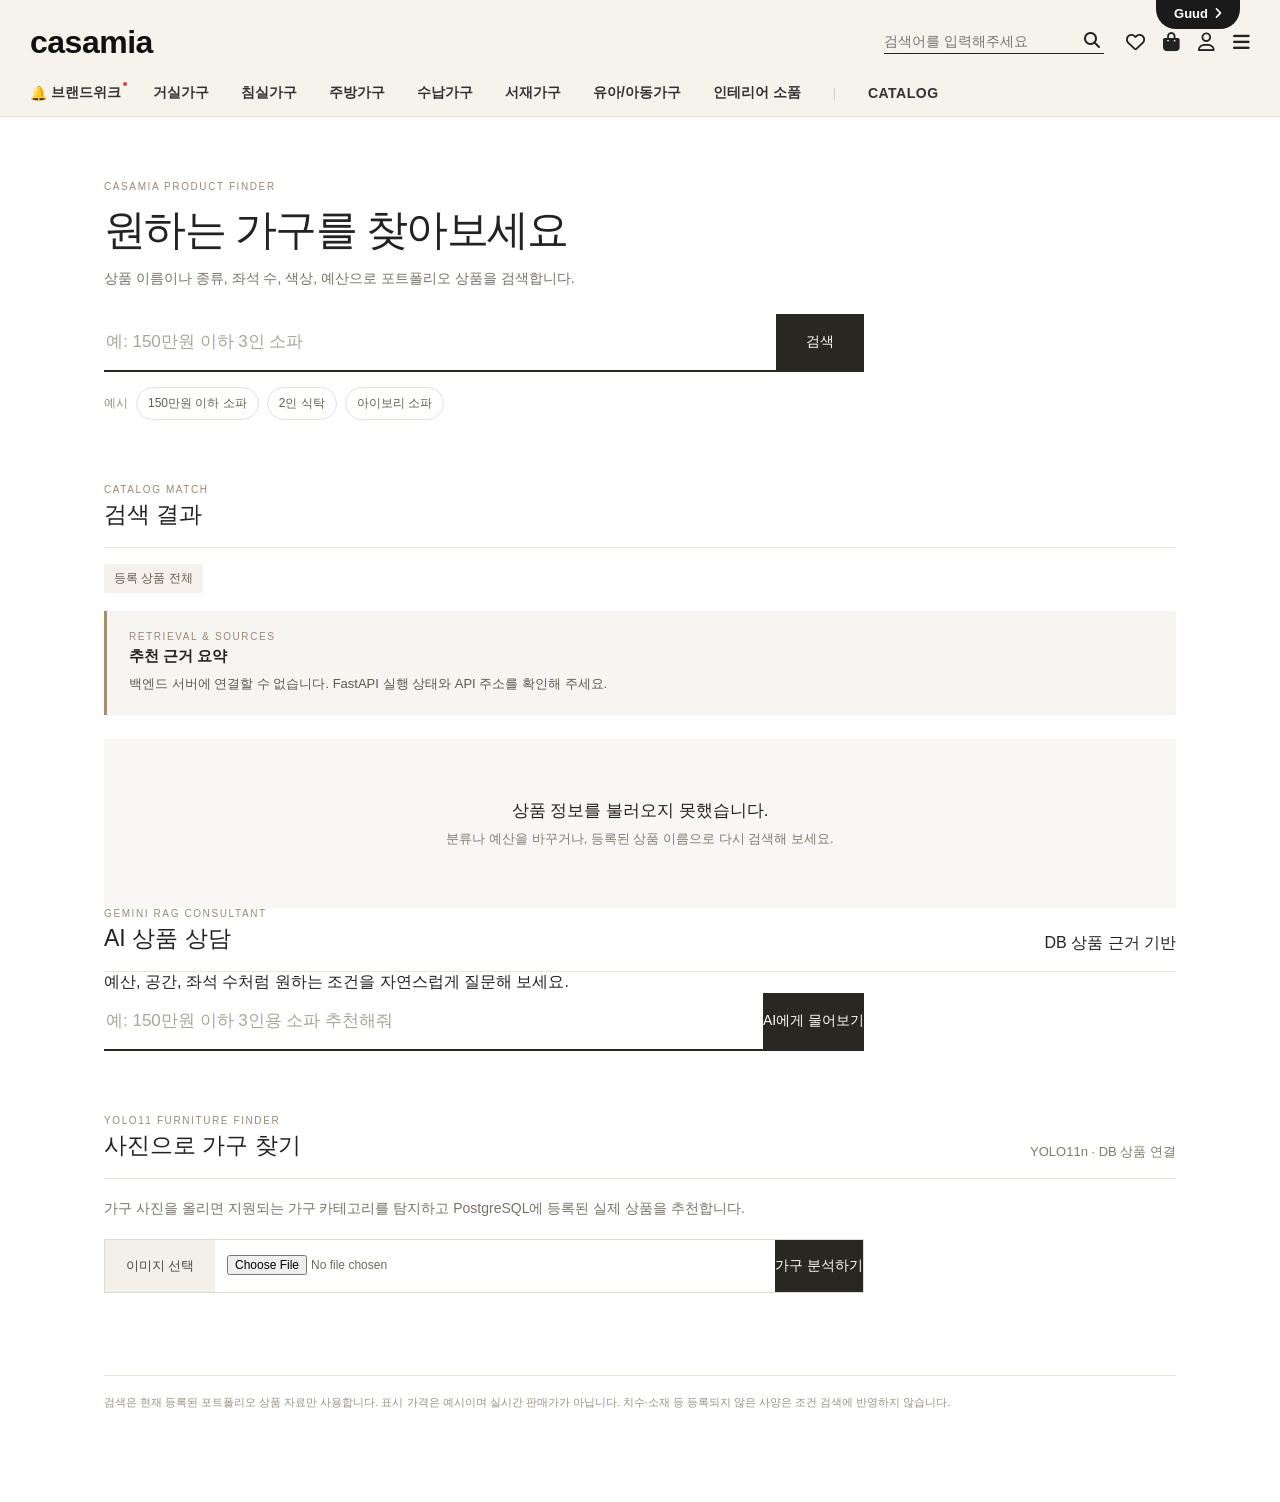
<file: search.html>
<!DOCTYPE html>
<!-- Product search, RAG consultation, and YOLO image search screen -->
<html lang="ko">
<head>
  <meta charset="UTF-8" />
  <meta name="viewport" content="width=device-width, initial-scale=1.0" />
  <title>상품 검색 | casamia</title>
  <link rel="stylesheet" href="https://cdnjs.cloudflare.com/ajax/libs/font-awesome/6.4.0/css/all.min.css" />
  <link rel="stylesheet" href="css/top_bar.css" />
  <link rel="stylesheet" href="css/product.css" />
  <link rel="stylesheet" href="css/search.css" />
  <link rel="stylesheet" href="css/shop.css" />
</head>
<body>
  <!-- Product navigation header shared with the main page -->
  <header class="site-header">
    <div class="top-badge-wrap">
      <a href="#" class="guud-badge"><span class="guud-logo">Guud</span><i class="fa-solid fa-angle-right"></i></a>
      <div class="badge-tooltip"><span>입점 브랜드관</span><button type="button" class="tooltip-close" aria-label="닫기">×</button></div>
    </div>
    <div class="header-inner">
      <div class="header-main">
        <h1 class="logo"><a href="index.html">casamia</a></h1>
        <div class="header-util">
          <form class="search-box" id="searchForm">
            <input type="text" class="search-input" placeholder="검색어를 입력해주세요" />
            <button type="submit" class="search-btn" aria-label="검색"><i class="fa-solid fa-magnifying-glass"></i></button>
          </form>
          <ul class="user-menu">
            <li><a href="#" data-shop-open="wishes" aria-label="찜 목록"><i class="fa-regular fa-heart" aria-hidden="true"></i><span class="shop-count" data-shop-count="wishes" hidden></span></a></li>
            <li><a href="#" data-shop-open="cart" aria-label="장바구니"><i class="fa-solid fa-bag-shopping" aria-hidden="true"></i><span class="shop-count" data-shop-count="cart" hidden></span></a></li>
            <li><a href="mypage.html" data-account-link aria-label="마이페이지"><i class="fa-regular fa-user"></i></a></li>
            <li><button type="button" class="btn-menu" aria-label="전체메뉴"><i class="fa-solid fa-bars"></i></button></li>
          </ul>
        </div>
      </div>
      <nav class="gnb-nav" aria-label="상품 카테고리">
        <ul class="gnb-list">
          <li class="brand-week"><a href="#"><span class="bell-icon">🔔</span>브랜드위크<span class="red-dot"></span></a></li>
          <li><a href="#">거실가구</a></li>
          <li><a href="#">침실가구</a></li>
          <li><a href="#">주방가구</a></li>
          <li><a href="#">수납가구</a></li>
          <li><a href="#">서재가구</a></li>
          <li><a href="#">유아/아동가구</a></li>
          <li><a href="#">인테리어 소품</a></li>
          <li class="divider" aria-hidden="true">|</li>
          <li class="catalog"><a href="search.html">CATALOG</a></li>
        </ul>
      </nav>
    </div>
  </header>
  <!-- Standard search, RAG consultation, and YOLO image search -->
  <main class="search-main">
    <p class="search-eyebrow">CASAMIA PRODUCT FINDER</p>
    <h1>원하는 가구를 찾아보세요</h1>
    <p class="search-intro">상품 이름이나 종류, 좌석 수, 색상, 예산으로 포트폴리오 상품을 검색합니다.</p>
    <form class="catalog-search-form" id="catalogSearchForm">
      <label class="visually-hidden" for="catalogQuery">상품 검색어</label>
      <input id="catalogQuery" class="search-input" type="search" placeholder="예: 150만원 이하 3인 소파" autocomplete="off" />
      <button class="catalog-search-button" type="submit">검색</button>
    </form>
    <div class="search-examples" aria-label="검색 예시">
      <span>예시</span>
      <button type="button" data-query="150만원 이하 소파">150만원 이하 소파</button>
      <button type="button" data-query="2인 식탁">2인 식탁</button>
      <button type="button" data-query="아이보리 소파">아이보리 소파</button>
    </div>
    <section class="search-results" aria-live="polite" aria-labelledby="resultsTitle">
      <div class="results-heading">
        <div><p class="search-eyebrow">CATALOG MATCH</p><h2 id="resultsTitle">검색 결과</h2></div>
        <span id="resultCount"></span>
      </div>
      <div id="criteriaList" class="criteria-list"></div>
      <p id="searchNotice" class="search-notice" hidden></p>
    <section class="answer-preview" aria-labelledby="answerPreviewTitle" aria-live="polite">
      <p class="search-eyebrow">RETRIEVAL &amp; SOURCES</p>
      <h3 id="answerPreviewTitle">추천 근거 요약</h3>
      <p id="answerPreviewText">카탈로그 자료를 확인하고 있습니다.</p>
    </section>
      <div id="productResults" class="search-product-grid"></div>
      <div id="emptyResults" class="search-empty" hidden>
        <h3>조건에 맞는 상품을 찾지 못했어요.</h3>
        <p>분류나 예산을 바꾸거나, 등록된 상품 이름으로 다시 검색해 보세요.</p>
      </div>
    </section>
    <section class="ai-consult" aria-labelledby="aiConsultTitle">
      <div class="results-heading"><div><p class="search-eyebrow">GEMINI RAG CONSULTANT</p><h2 id="aiConsultTitle">AI 상품 상담</h2></div><span>DB 상품 근거 기반</span></div>
      <p class="ai-consult-intro">예산, 공간, 좌석 수처럼 원하는 조건을 자연스럽게 질문해 보세요.</p>
      <form id="aiQuestionForm" class="catalog-search-form">
        <label class="visually-hidden" for="aiQuestion">AI 상품 상담 질문</label>
        <input id="aiQuestion" class="search-input" type="text" maxlength="2000" required placeholder="예: 150만원 이하 3인용 소파 추천해줘" autocomplete="off" />
        <button id="aiAskButton" class="catalog-search-button" type="submit">AI에게 물어보기</button>
      </form>
      <p id="aiStatus" class="search-notice" role="status" aria-live="polite" hidden></p>
      <div id="aiAnswer" class="ai-answer" hidden></div>
      <div id="aiProducts" class="search-product-grid ai-product-grid"></div>
      <details id="aiSources" class="ai-sources" hidden><summary>답변 근거 보기</summary><ul></ul></details>
    </section>

    <section class="vision-search" aria-labelledby="visionSearchTitle">
      <div class="results-heading">
        <div>
          <p class="search-eyebrow">YOLO11 FURNITURE FINDER</p>
          <h2 id="visionSearchTitle">사진으로 가구 찾기</h2>
        </div>
        <span>YOLO11n · DB 상품 연결</span>
      </div>
      <p class="vision-intro">가구 사진을 올리면 지원되는 가구 카테고리를 탐지하고 PostgreSQL에 등록된 실제 상품을 추천합니다.</p>
      <form id="visionForm" class="vision-form">
        <label class="vision-file-label" for="visionImage">이미지 선택</label>
        <input id="visionImage" type="file" accept="image/jpeg,image/png,image/webp" required />
        <button id="visionSubmitButton" class="catalog-search-button" type="submit">가구 분석하기</button>
      </form>
      <img id="visionPreview" class="vision-preview" alt="업로드 이미지 미리보기" hidden />
      <p id="visionStatus" class="search-notice" role="status" aria-live="polite" hidden></p>
      <div id="visionDetections" class="vision-detections" aria-live="polite"></div>
      <div id="visionProducts" class="search-product-grid vision-product-grid"></div>
    </section>
    <p class="catalog-disclaimer">검색은 현재 등록된 포트폴리오 상품 자료만 사용합니다. 표시 가격은 예시이며 실시간 판매가가 아닙니다. 치수·소재 등 등록되지 않은 사양은 조건 검색에 반영하지 않습니다.</p>
  </main>
  <script src="js/shop.js"></script>
  <script src="js/api.js"></script>
  <script src="js/account.js"></script>
  <script src="js/top_bar.js"></script>
  <script src="js/search.js"></script>
</body>
</html>
</file>
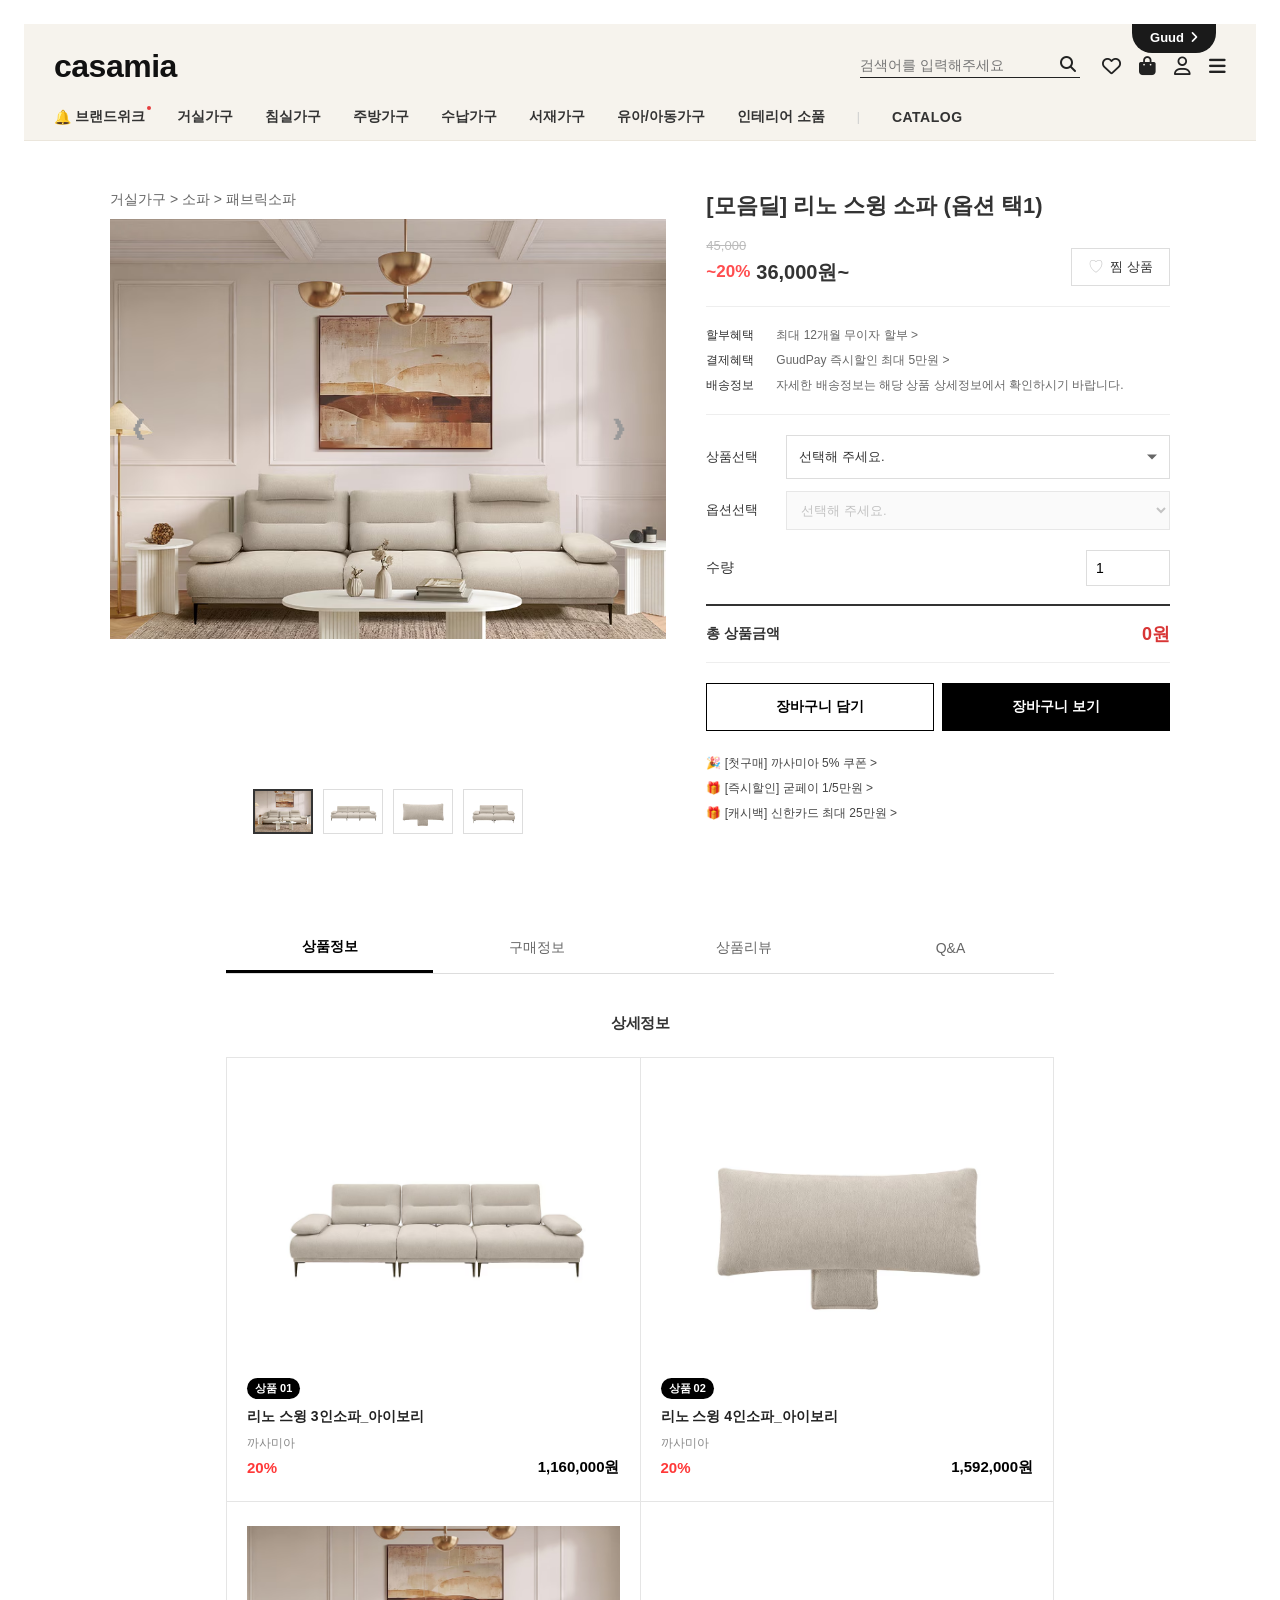
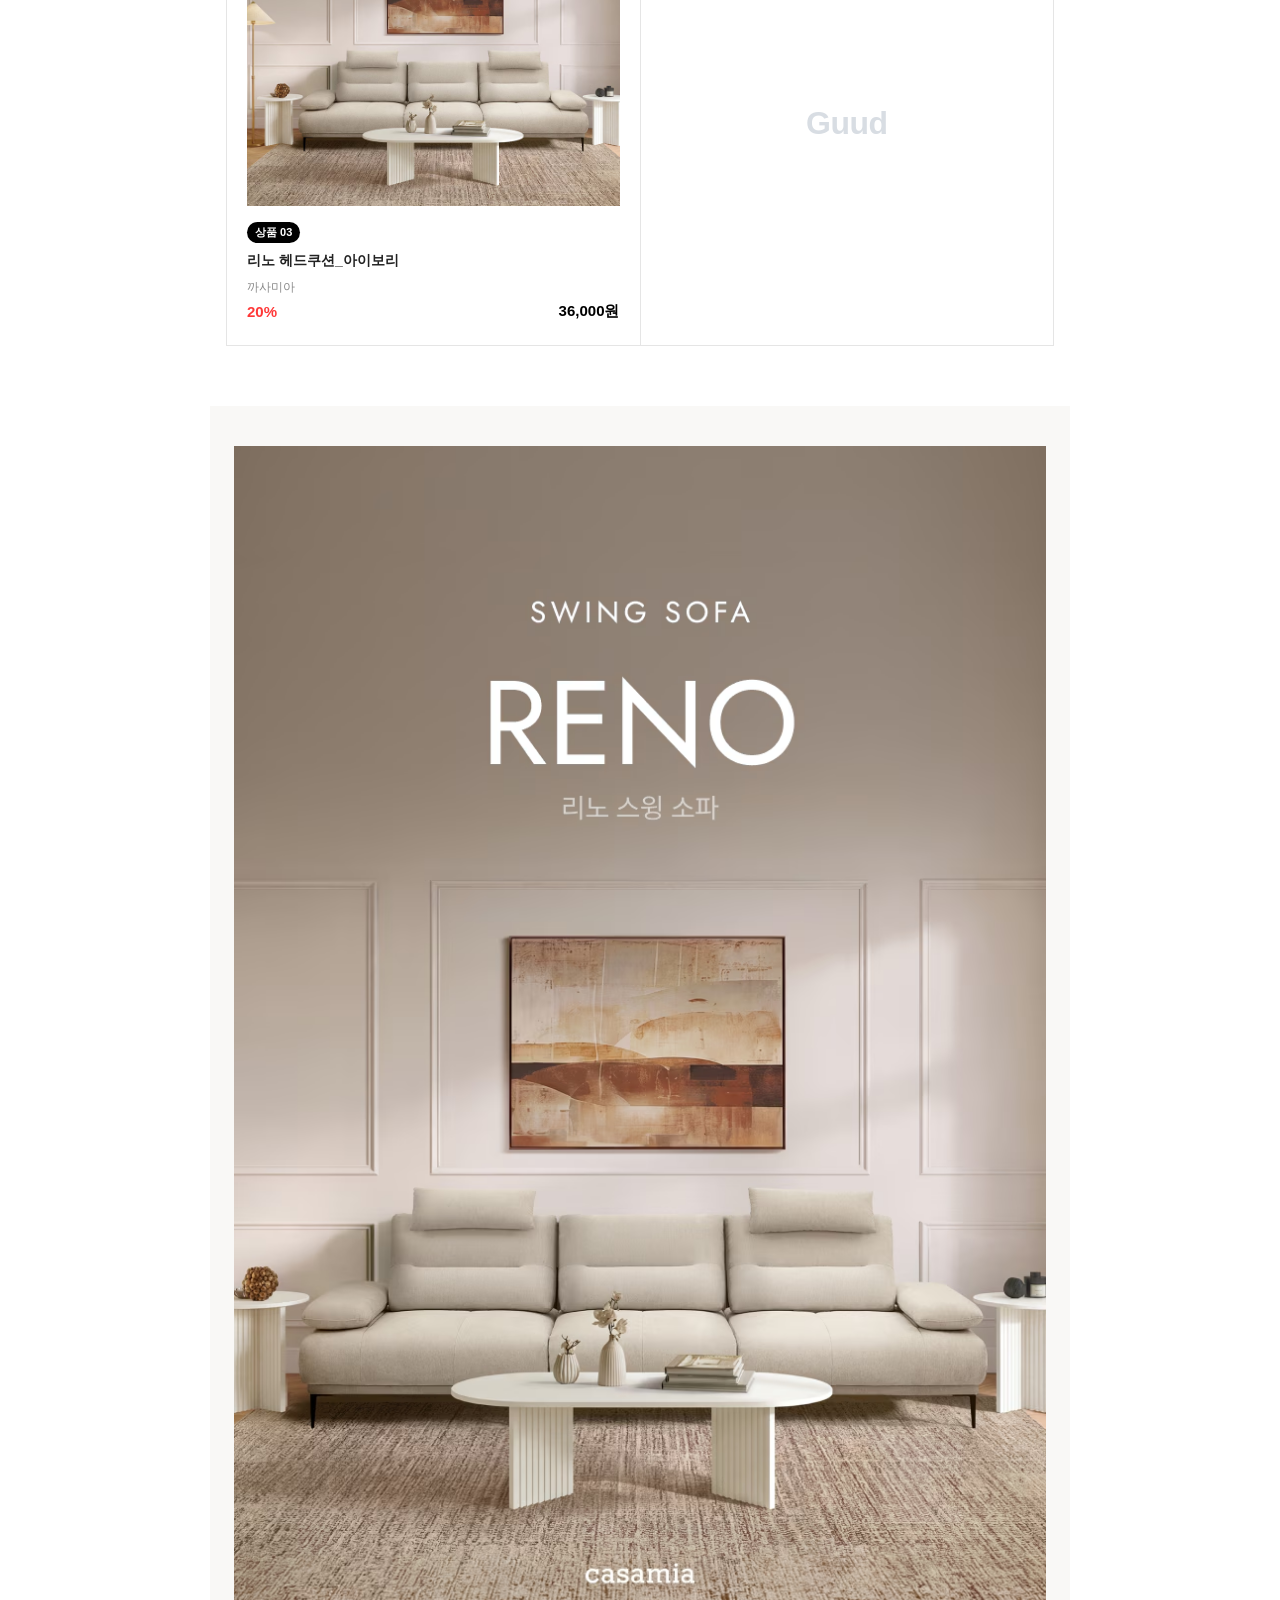
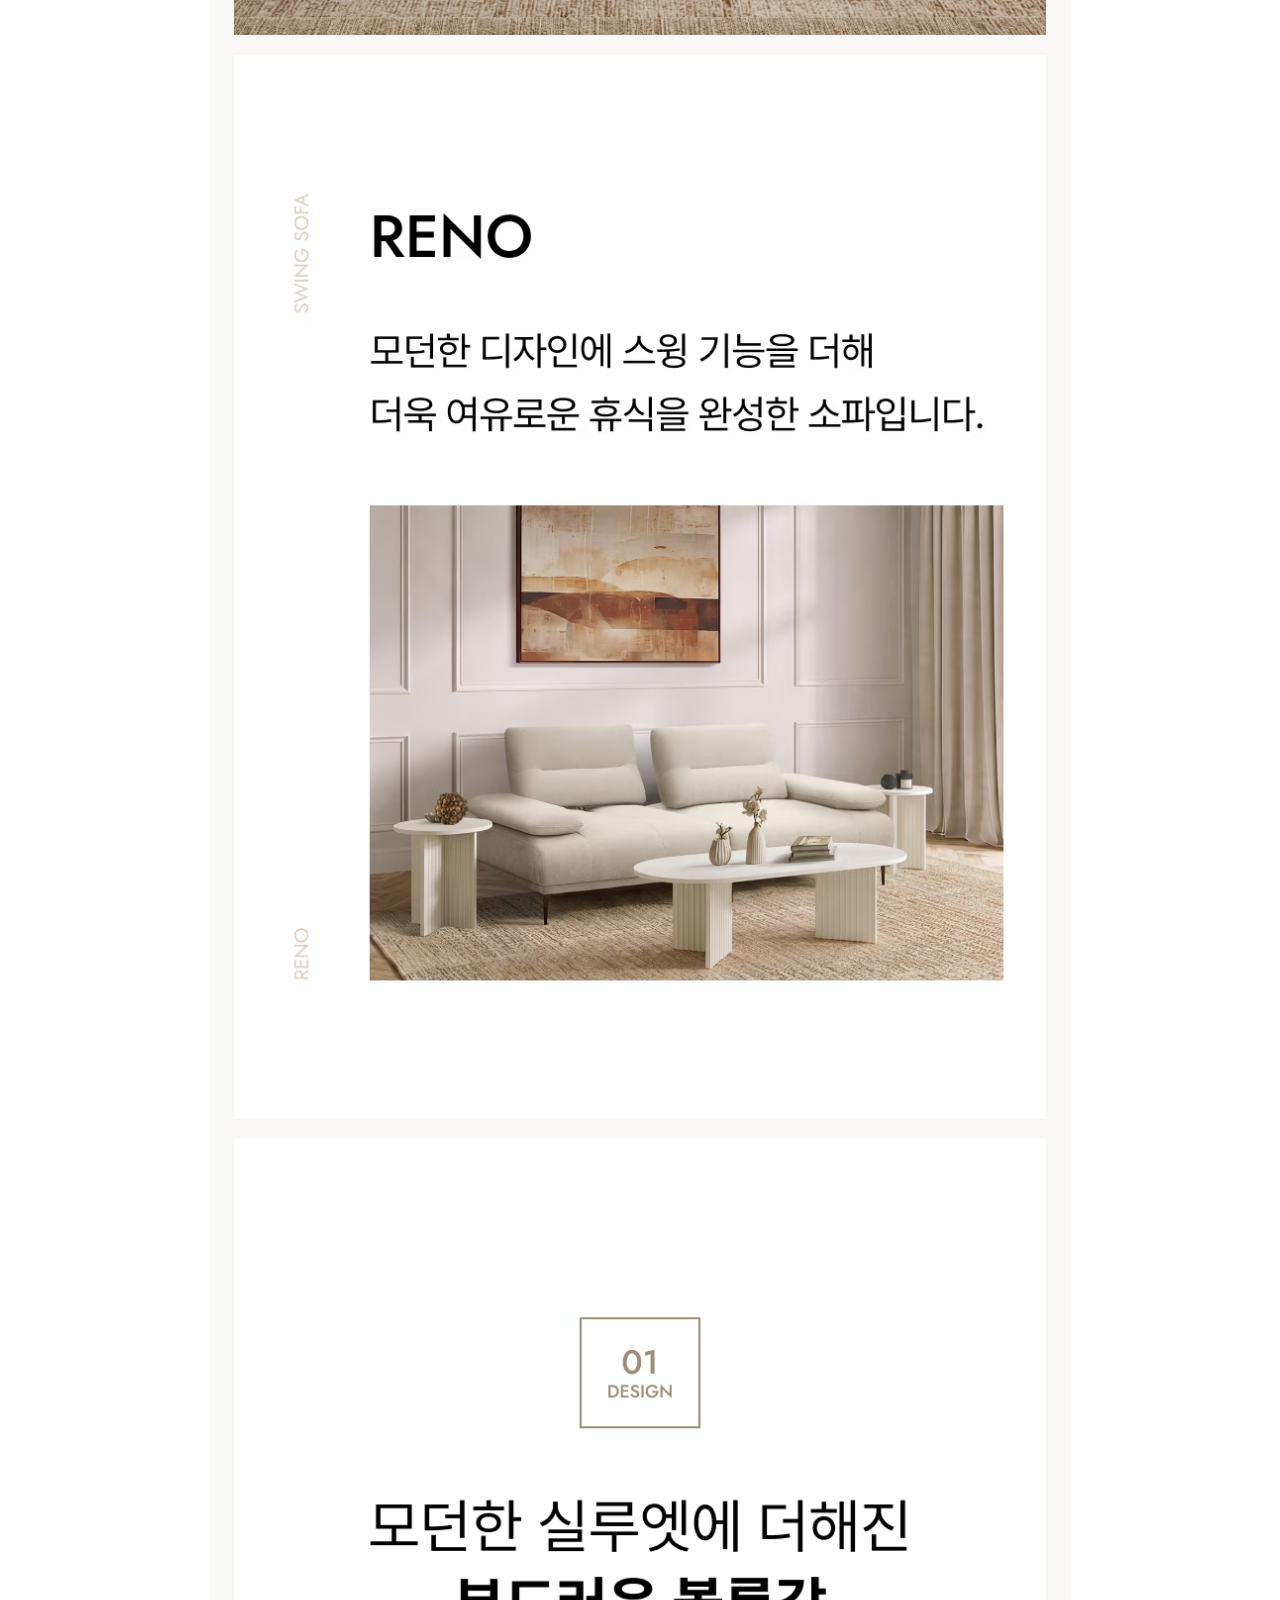
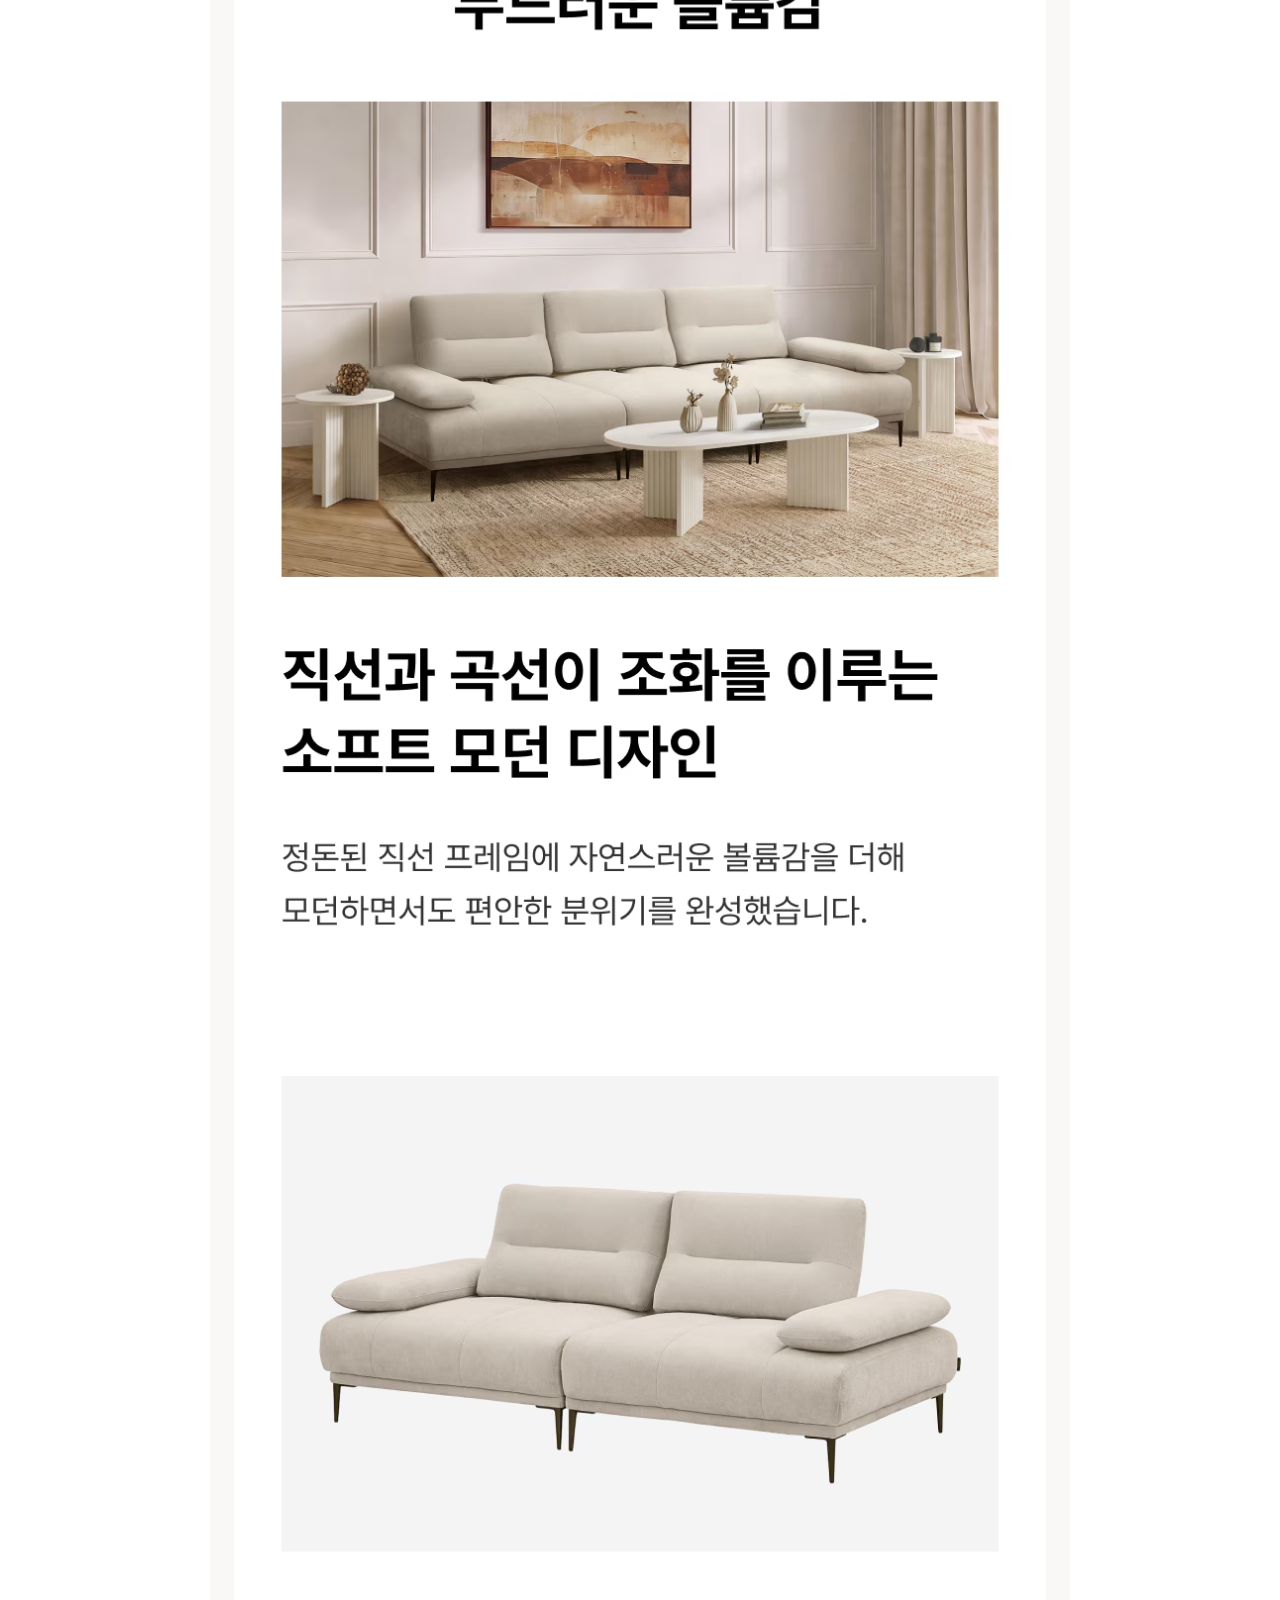
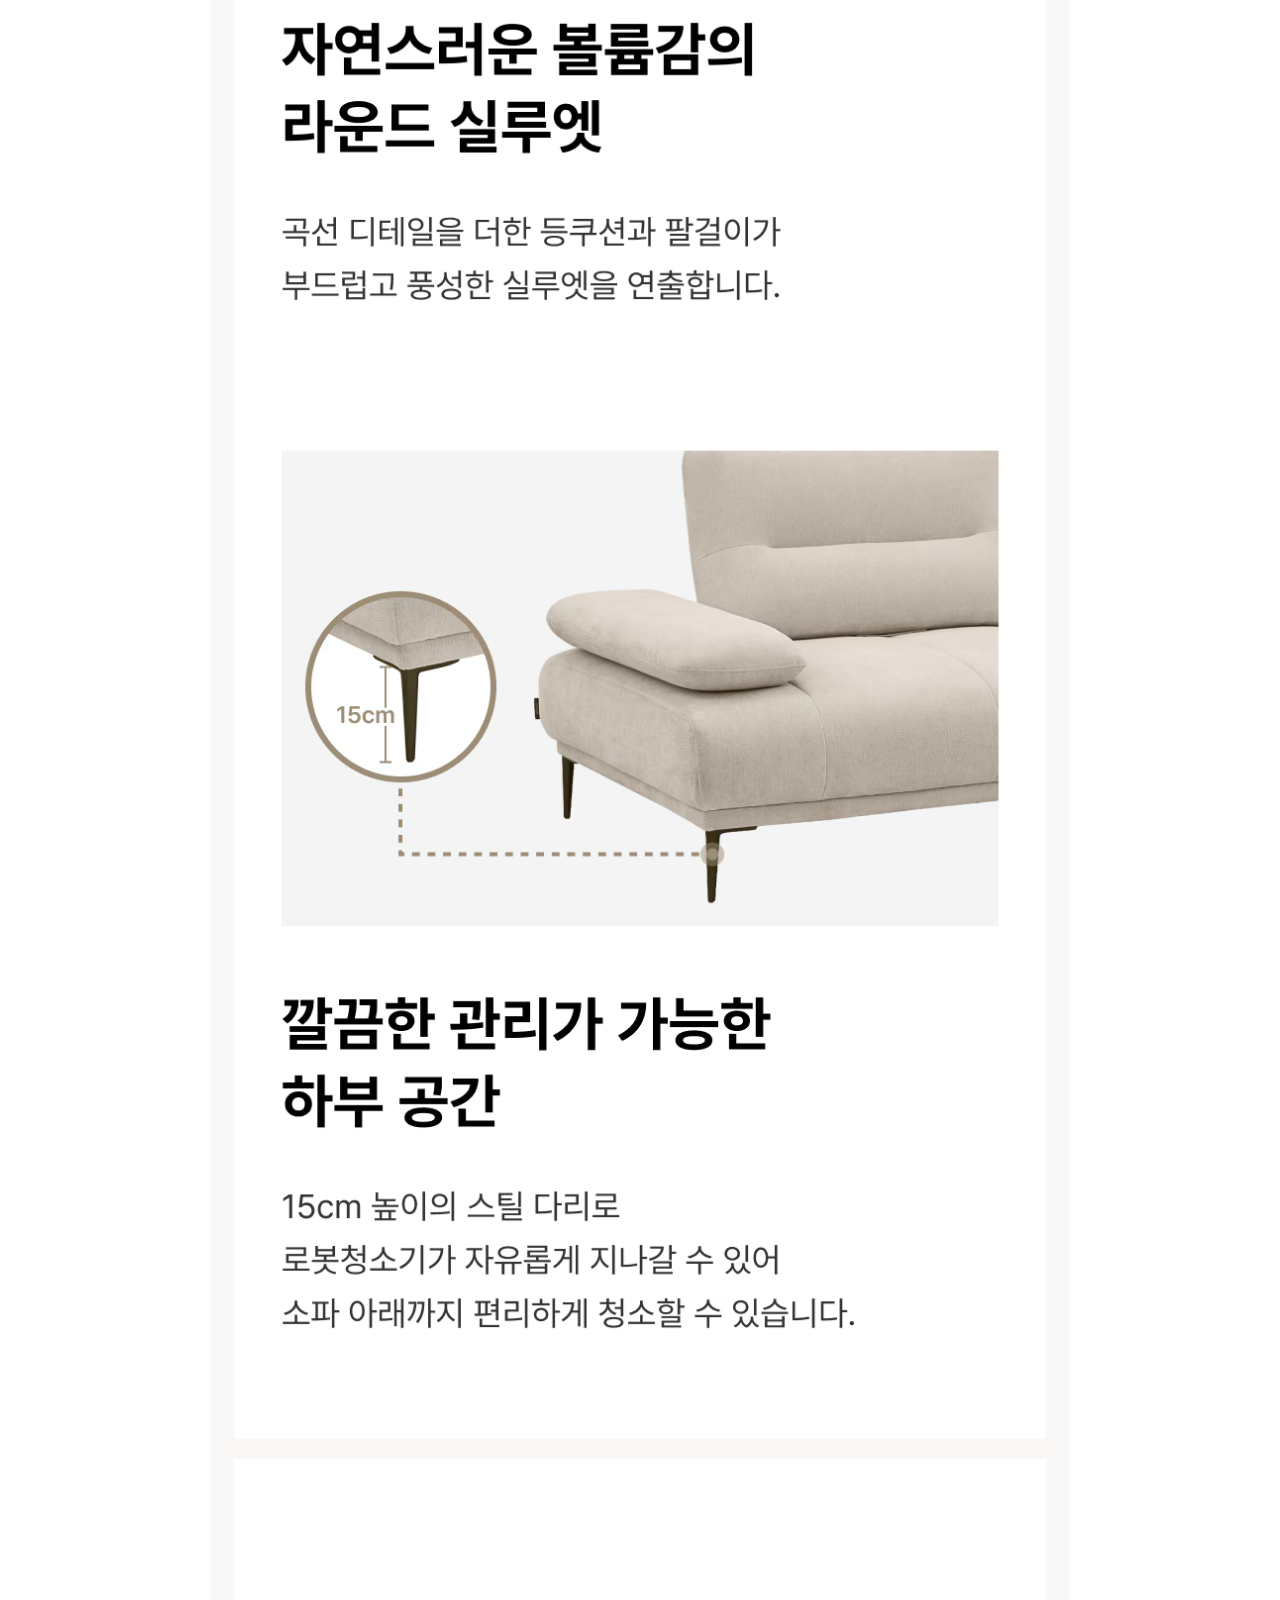
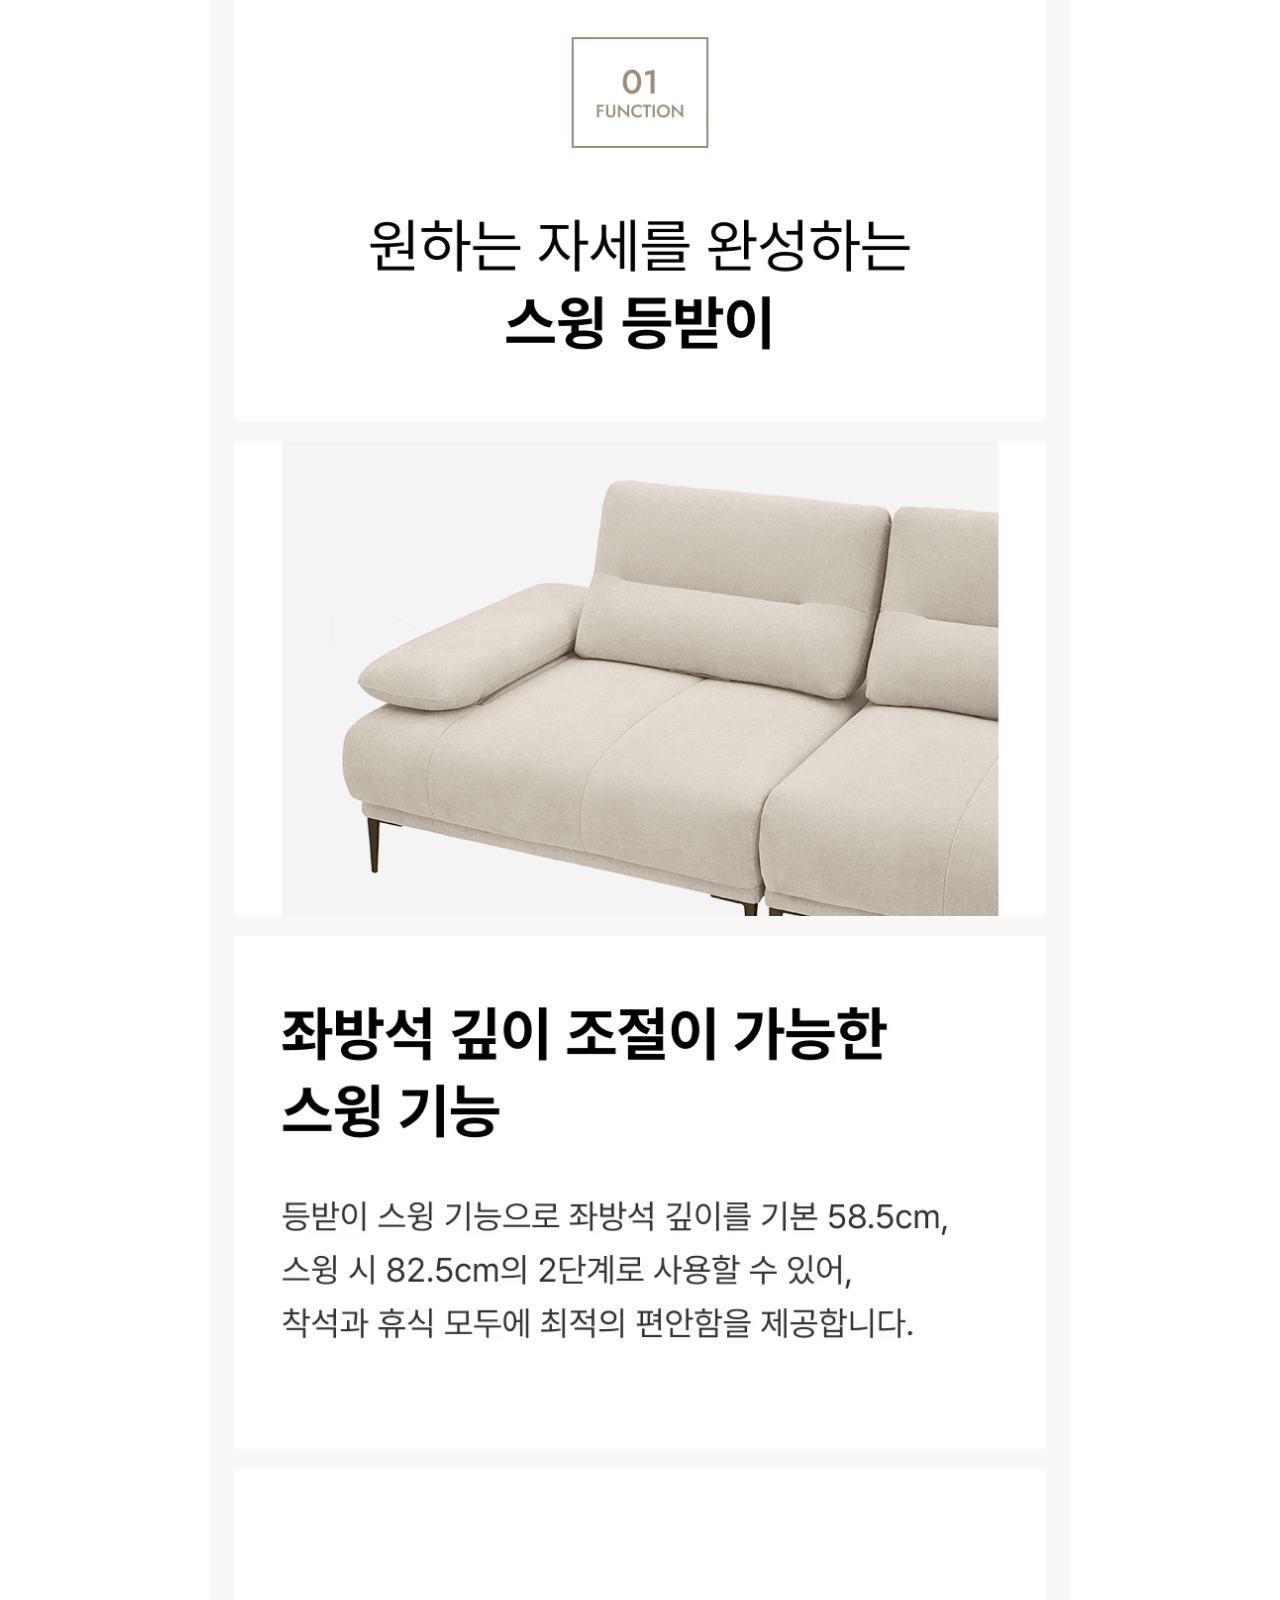
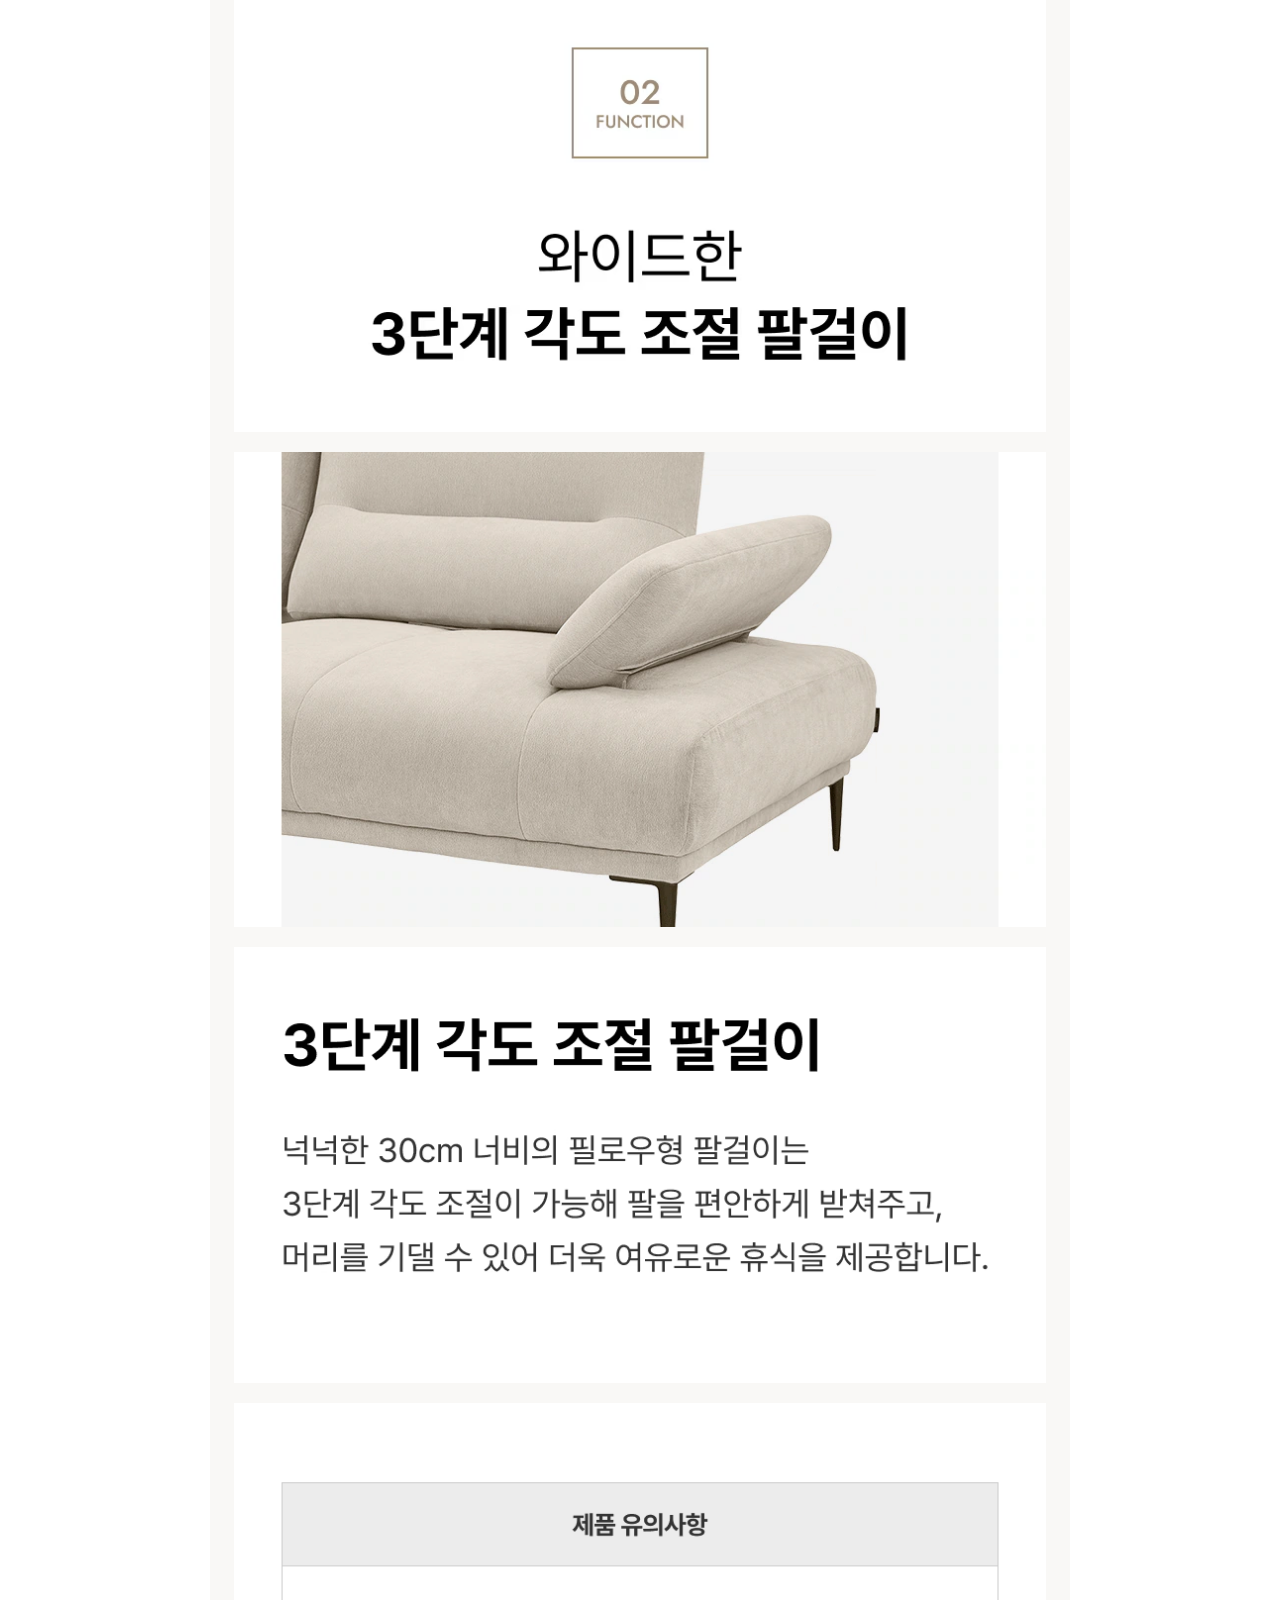
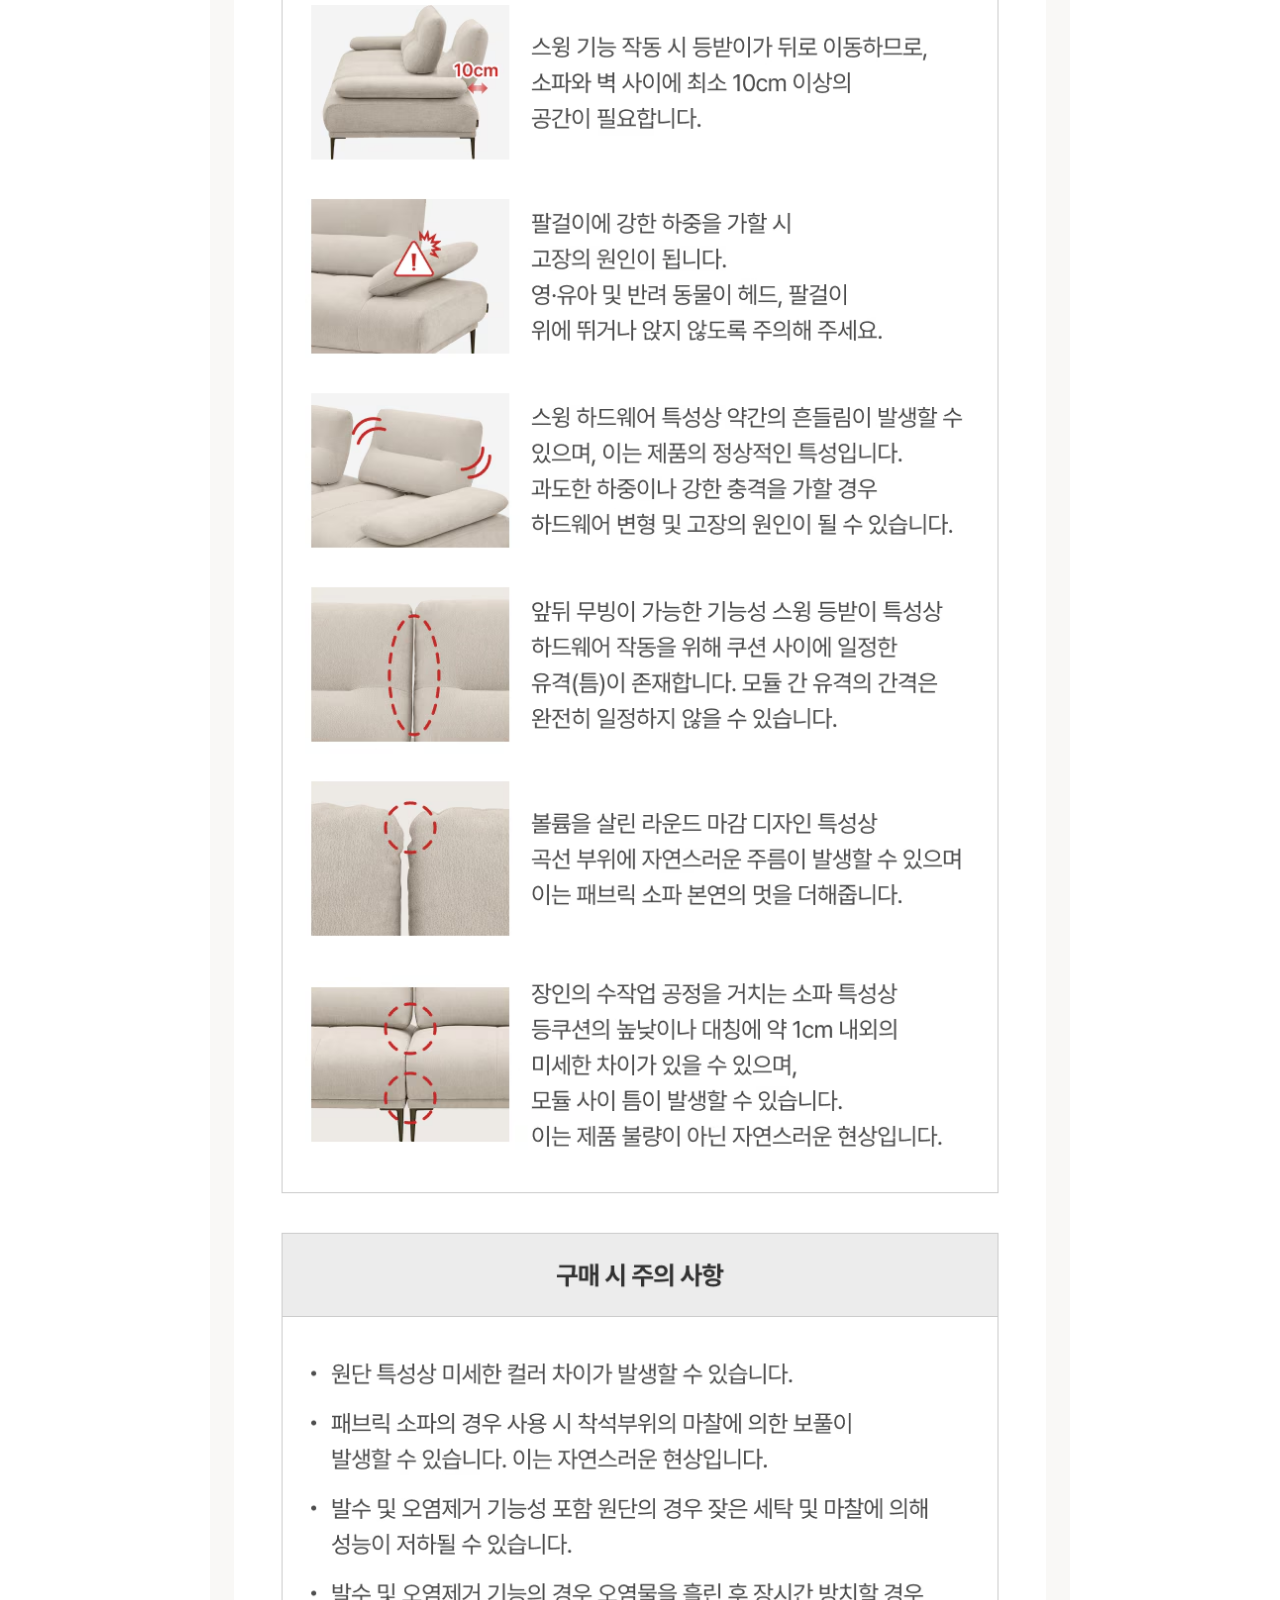
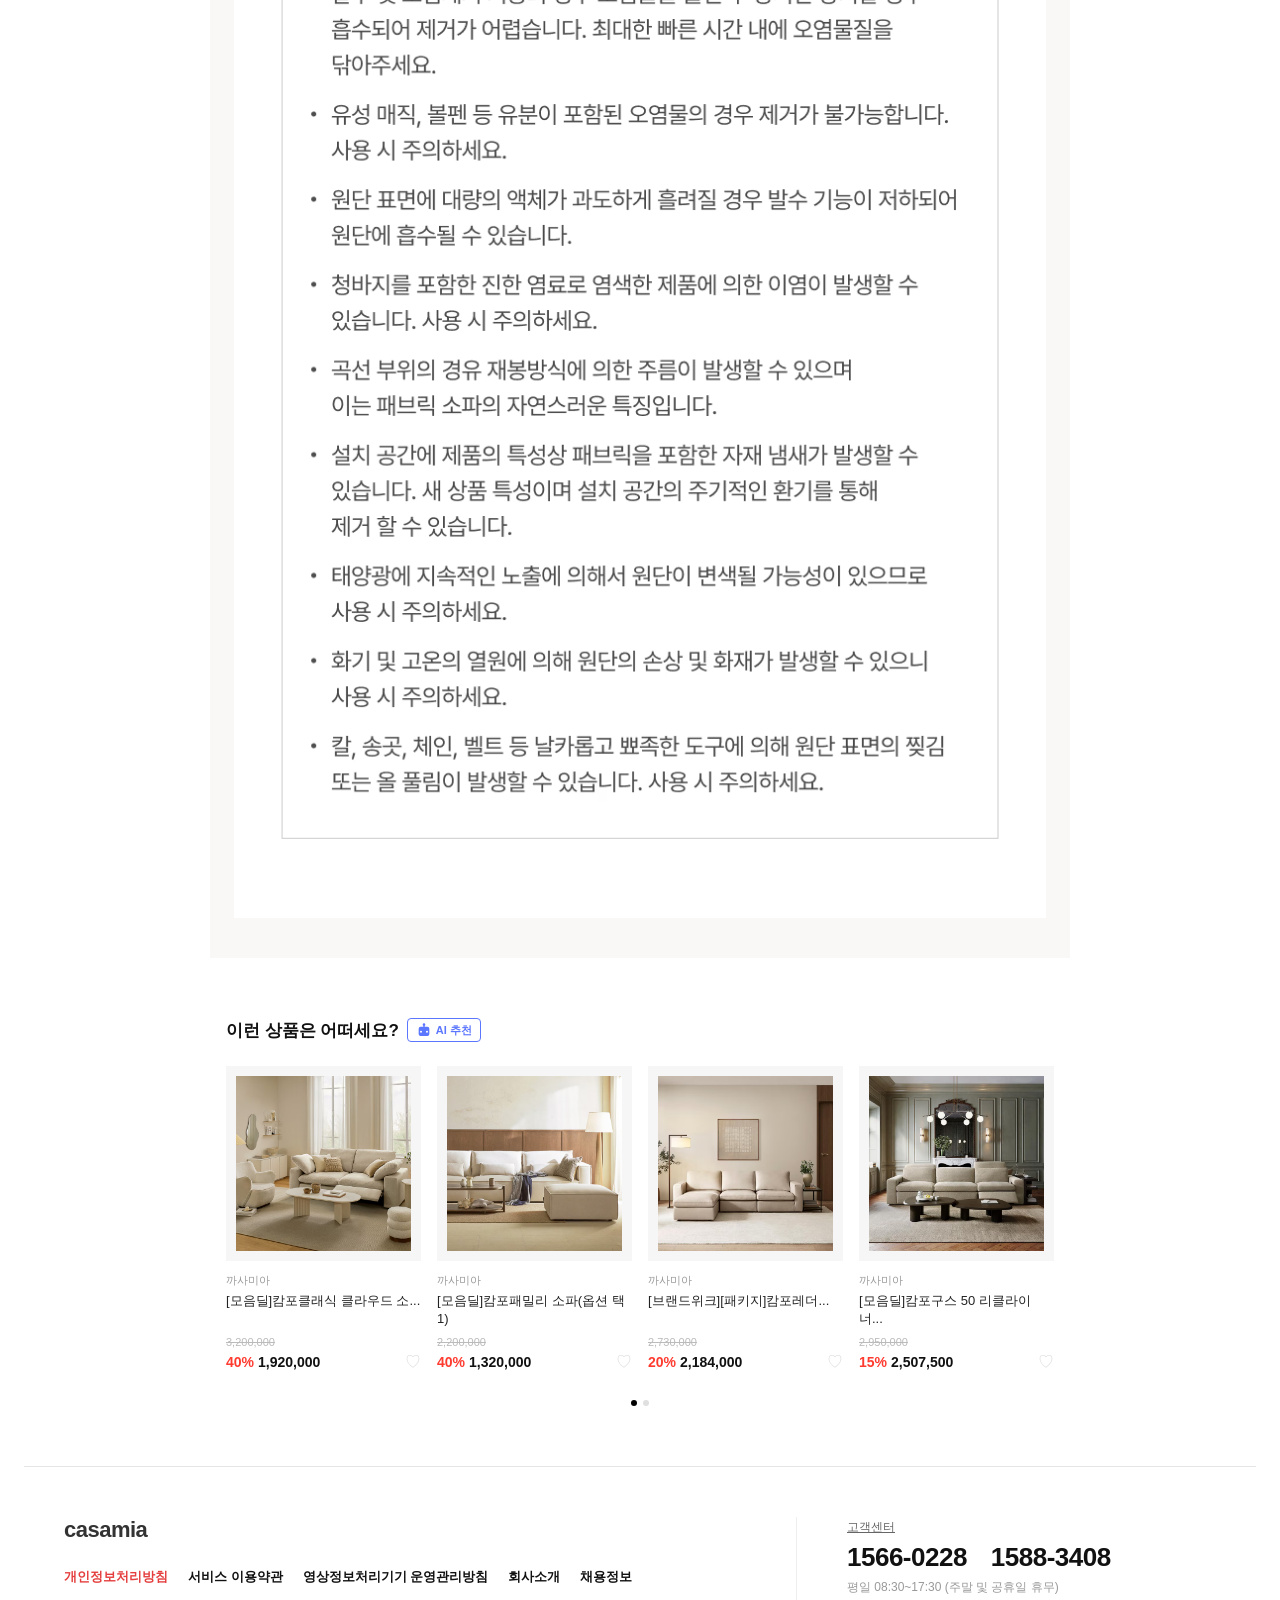
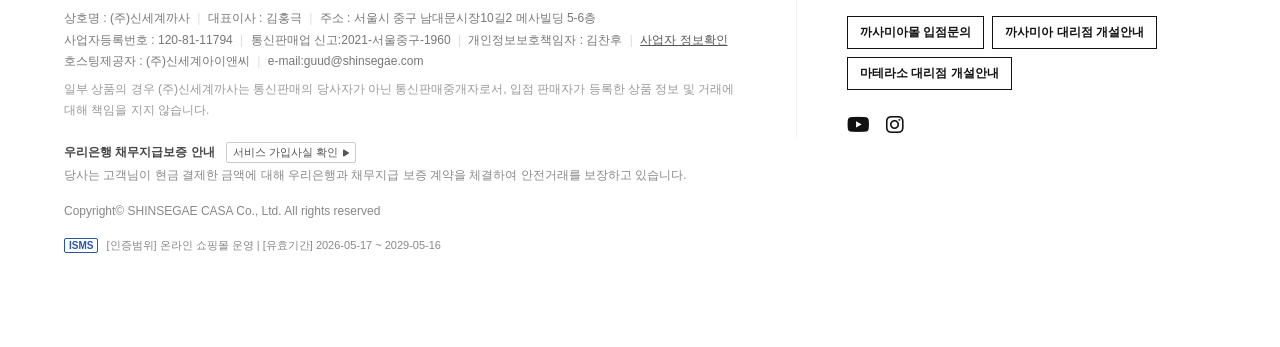
<file: sub.html>
<!DOCTYPE html>
<html lang="ko">
<head>
  <meta charset="UTF-8" />
  <meta name="viewport" content="width=device-width, initial-scale=1.0" />
  <title>casamia_main</title>

  <!-- ========================================== -->
  <!-- 1. 외부 라이브러리 (Font Awesome 아이콘)   -->
  <!-- ========================================== -->
  <link rel="stylesheet" href="https://cdnjs.cloudflare.com/ajax/libs/font-awesome/6.4.0/css/all.min.css" />

  <!-- ========================================== -->
  <!-- 2. 외부 CSS 스타일시트 연결                 -->
  <!-- ========================================== -->
  <link rel="stylesheet" href="css/top_bar.css" />       <!-- 상단 헤더 & GNB 스타일 -->
  <link rel="stylesheet" href="css/main.css" />          <!-- 공통 레이아웃 및 특가/기획전 슬라이더 스타일 -->
  <link rel="stylesheet" href="css/sub.css" />     <!-- 베스트 시리즈(3단 그리드) 스타일 -->
  <link rel="stylesheet" href="css/footer.css" />        <!-- 푸터 스타일 -->
  <link rel="stylesheet" href="css/sub_section1.css"> <!--sub section 스타일-->
  <link rel="stylesheet" href="css/sub_section3.css">

  <!-- ========================================== -->
  <!-- 3. 메인 최상단 배너 슬라이더 전용 CSS       -->
  <!-- ========================================== -->
  <style>
    #slider {
      width: 100%;
      min-height: 450px;
      overflow: hidden;
    }
    #slider > img {
      width: 100%;
      min-height: 450px;
      display: block;
      object-fit: cover;
    }
  </style>
  <link rel="stylesheet" href="css/shop.css" />
</head>

<body>

  <!-- ========================================== -->
  <!-- [헤더] 상단 유틸리티 배지, 로고, 검색, GNB  -->
  <!-- ========================================== -->
  <header class="site-header">
    <!-- 우측 상단 Guud 배지 & 툴팁 -->
    <div class="top-badge-wrap">
      <a href="#" class="guud-badge">
        <span class="guud-logo">Guud</span>
        <i class="fa-solid fa-angle-right"></i>
      </a>
      <div class="badge-tooltip">
        <span>입점 브랜드관</span>
        <button type="button" class="tooltip-close" aria-label="닫기">×</button>
      </div>
    </div>

    <div class="header-inner">
      <!-- 1층: 로고 및 우측 검색/아이콘 메뉴 -->
      <div class="header-main">
        <h1 class="logo">
          <a href="index.html">casamia</a>
        </h1>

        <div class="header-util">
          <!-- 검색창 -->
          <form class="search-box" id="searchForm">
            <input type="text" class="search-input" placeholder="검색어를 입력해주세요" />
            <button type="submit" class="search-btn" aria-label="검색">
              <i class="fa-solid fa-magnifying-glass"></i>
            </button>
          </form>

          <!-- 유저 메뉴 아이콘 -->
          <ul class="user-menu">
            <li><a href="#" data-shop-open="wishes" aria-label="찜 목록"><i class="fa-regular fa-heart" aria-hidden="true"></i><span class="shop-count" data-shop-count="wishes" hidden></span></a></li>
            <li><a href="#" data-shop-open="cart" aria-label="장바구니"><i class="fa-solid fa-bag-shopping" aria-hidden="true"></i><span class="shop-count" data-shop-count="cart" hidden></span></a></li>
            <li><a href="mypage.html" data-account-link aria-label="마이페이지"><i class="fa-regular fa-user"></i></a></li>
            <li>
              <button type="button" class="btn-menu" aria-label="전체메뉴">
                <i class="fa-solid fa-bars"></i>
              </button>
            </li>
          </ul>
        </div>
      </div>

      <!-- 2층: 카테고리 네비게이션 (GNB) -->
      <nav class="gnb-nav">
        <ul class="gnb-list">
          <li class="brand-week">
            <a href="#">
              <span class="bell-icon">🔔</span>브랜드위크
              <span class="red-dot"></span>
            </a>
          </li>
          <li><a href="#">거실가구</a></li>
          <li><a href="#">침실가구</a></li>
          <li><a href="#">주방가구</a></li>
          <li><a href="#">수납가구</a></li>
          <li><a href="#">서재가구</a></li>
          <li><a href="#">유아/아동가구</a></li>
          <li><a href="#">인테리어 소품</a></li>
          <li class="divider" aria-hidden="true">|</li>
          <li class="catalog"><a href="#">CATALOG</a></li>
        </ul>
      </nav>
    </div>
  </header>







  <!-- 왼쪽 섹션: 상품 정보 ... -->
  <main class="container">
  <!-- 왼쪽 섹션: 브레드크럼 + 이미지 슬라이더 -->
  <section class="left-section">
    <div class="breadcrumb">
      거실가구 &gt; 소파 &gt; 패브릭소파
    </div>

    <div class="slider-wrapper">
      <button class="nav-btn prev-btn" id="prevBtn">&#10094;</button>
      <div class="main-image-container">
        <img id="mainImage" src="img/sub/main4.avif" alt="소파 이미지">
      </div>
      <button class="nav-btn next-btn" id="nextBtn">&#10095;</button>
    </div>

    <div class="thumbnail-list">
      <img class="thumb active" src="img/sub/main4.avif" alt="썸네일 1" data-index="0">
      <img class="thumb" src="img/sub/main1.avif" alt="썸네일 2" data-index="1">
      <img class="thumb" src="img/sub/main2.avif" alt="썸네일 3" data-index="2">
      <img class="thumb" src="img/sub/main3.avif" alt="썸네일 4" data-index="3">
    </div>
  </section>

  <!-- 오른쪽 섹션: 상품 정보 및 옵션 -->
  <section class="right-section">
    <div class="title-area">
      <h1>[모음딜] 리노 스윙 소파 (옵션 택1)</h1>
    </div>

    <div class="price-area">
      <div class="price-info">
        <span class="original-price">45,000</span>
        <div class="sale-price">
          <span class="discount-rate">~20%</span>
          <span class="current-price">36,000원~</span>
        </div>
      </div>
      
      <button class="wish-btn" id="wishBtn">
        <span class="heart-icon">♡</span> 찜 상품
      </button>
    </div>

    <!-- 혜택정보, 상품선택 옵션, 구매버튼 등 나머지 영역 -->
    <div class="benefit-info">
      <div class="benefit-row">
        <span class="label">할부혜택</span>
        <span class="value">최대 12개월 무이자 할부 &gt;</span>
      </div>
      <div class="benefit-row">
        <span class="label">결제혜택</span>
        <span class="value">GuudPay 즉시할인 최대 5만원 &gt;</span>
      </div>
      <div class="benefit-row">
        <span class="label">배송정보</span>
        <span class="value">자세한 배송정보는 해당 상품 상세정보에서 확인하시기 바랍니다.</span>
      </div>
    </div>

    <div class="select-area">
      <div class="select-group">
        <label>상품선택</label>
        <div class="custom-select" id="customProductSelect">
          <div class="selected-option" role="button" tabindex="0" aria-expanded="false" aria-controls="productOptionList">
            <span class="placeholder">선택해 주세요.</span>
          </div>
          <ul class="option-list" id="productOptionList">
            <li tabindex="0" role="button" data-value="1160000">
              <img src="img/sub/main1.avif" alt="상품1">
              <div class="option-text">
                <span>01. 리노 3인 스윙 패브릭 소파</span>
                <span class="sub">(20% / 1,160,000원)</span>
              </div>
            </li>
            <li tabindex="0" role="button" data-value="1592000">
              <img src="img/sub/main2.avif" alt="상품2">
              <div class="option-text">
                <span>02. 리노 4인 스윙 패브릭 소파</span>
                <span class="sub">(20% / 1,592,000원)</span>
              </div>
            </li>
            <li tabindex="0" role="button" data-value="36000">
              <img src="img/sub/main4.avif" alt="상품3">
              <div class="option-text">
                <span>03. 리노 헤드쿠션_아이보리</span>
                <span class="sub">(20% / 36,000원)</span>
              </div>
            </li>
          </ul>
        </div>
      </div>

      <div class="select-group">
        <label for="optionSelect">옵션선택</label>
        <select id="optionSelect" disabled>
          <option value="" disabled selected>선택해 주세요.</option>
          <option value="red">red</option>
          <option value="ivory">ivory</option>
          <option value="gray">gray</option>
        </select>
      </div>
    </div>

    <div class="detail-quantity"><label for="productQuantity">수량</label><input id="productQuantity" type="number" min="1" max="99" step="1" value="1" /></div>

    <div class="total-price-area">
      <span>총 상품금액</span>
      <span class="total-price" id="totalPrice">0원</span>
    </div>

    <div class="action-buttons">
      <button class="cart-btn">장바구니 담기</button>
      <button class="buy-btn">바로 구매하기</button>
    </div>

          <div class="promo-banner-list">
        <div>🎉 [첫구매] 까사미아 5% 쿠폰 &gt;</div>
        <div>🎁 [즉시할인] 굳페이 1/5만원 &gt;</div>
        <div>🎁 [캐시백] 신한카드 최대 25만원 &gt;</div>
      </div>
    </section>
</main>



<div class="detail-container">
    <!-- sub의 section1  영역 -->
    <nav class="detail-tabs">
      <button class="tab-item active">상품정보</button>
      <button class="tab-item">구매정보</button>
      <button class="tab-item">상품리뷰</button>
      <button class="tab-item">Q&amp;A</button>
    </nav>

    <!-- 상세정보 본문 영역 -->
    <section class="detail-content">
      <h2 class="section-title">상세정보</h2>

      <!-- 2x2 상품 그리드 -->
      <div class="product-grid" id="productGrid">
        <!-- JS로 상품 카드 3개가 동적으로 렌더링됩니다. -->
        <!-- 4번째 빈 슬롯(워터마크/로고 영역) -->
        <div class="product-card empty-card">
          <div class="logo-watermark">Guud</div>
        </div>
      </div>
    </section>
  </div>



    <!-- sub의 section2  영역 -->
<section class="sub_section2">
  <!-- 첫 번째 블록: 전체 가로 메인 이미지 -->
  <div class="content-block full-img-box">
    <img src="img/sub_section2/1.avif" alt="소파 인테리어 컷">
    <img src="img/sub_section2/2.avif" alt="소파 인테리어 컷">
    <img src="img/sub_section2/3.avif" alt="소파 인테리어 컷">
    <img src="img/sub_section2/4.avif" alt="funcion 01">
    <img src="img/sub_section2/5.gif" alt="스윙 모션 GIF">
    <img src="img/sub_section2/6.avif" alt="조절가능 스윙 기능설명">
    <img src="img/sub_section2/7.avif" alt="funcion 02">
    <img src="img/sub_section2/8.webp" alt="팔걸이 조절 컷">
    <img src="img/sub_section2/9.avif" alt="각도조절 팔걸이 컷">
    <img src="img/sub_section2/10.avif" alt="제품 유의사항">
  </div>
</section>



<!-- Sub section3 -->
<section class="sub_section3">
  <!-- 상단 타이틀 및 AI 추천 뱃지 -->
  <div class="recommend-header">
    <h2 class="recommend-title">이런 상품은 어떠세요?</h2>
    <span class="ai-badge">
      <svg class="robot-icon" viewBox="0 0 24 24" width="16" height="16" fill="currentColor">
        <path d="M12 2a2 2 0 0 1 2 2c0 .74-.4 1.38-1 1.72V7h4a3 3 0 0 1 3 3v8a3 3 0 0 1-3 3H7a3 3 0 0 1-3-3v-8a3 3 0 0 1 3-3h4V5.72c-.6-.34-1-.98-1-1.72a2 2 0 0 1 2-2M7.5 13a1.5 1.5 0 1 0 0 3 1.5 1.5 0 0 0 0-3m9 0a1.5 1.5 0 1 0 0 3 1.5 1.5 0 0 0 0-3"/>
      </svg>
      AI 추천
    </span>
  </div>

  <!-- 슬라이더 뷰포트 및 트랙 -->
  <div class="slider-viewport" id="sliderViewport">
    <div class="slider-track" id="recommendGrid"></div>
  </div>

  <!-- 하단 페이지 인디케이터 (JS에서 페이지 수에 맞게 자동 생성) -->
  <div class="pagination-dots" id="paginationDots"></div>
</section>








  <!-- ========================================== -->
  <!-- [푸터] 회사 정보, 고객센터, SNS 링크        -->
  <!-- ========================================== -->
  <footer class="site-footer">
    <div class="footer-container">
      <!-- 좌측 정보 -->
      <div class="footer-left">
        <div class="footer-logo">casamia</div>
        <ul class="footer-policy-links">
          <li><a href="#" class="highlight">개인정보처리방침</a></li>
          <li><a href="#">서비스 이용약관</a></li>
          <li><a href="#">영상정보처리기기 운영관리방침</a></li>
          <li><a href="#">회사소개</a></li>
          <li><a href="#">채용정보</a></li>
        </ul>
        <div class="footer-company-info">
          <p>상호명 : (주)신세계까사 <span>|</span> 대표이사 : 김홍극 <span>|</span> 주소 : 서울시 중구 남대문시장10길2 메사빌딩 5-6층</p>
          <p>사업자등록번호 : 120-81-11794 <span>|</span> 통신판매업 신고:2021-서울중구-1960 <span>|</span> 개인정보보호책임자 : 김찬후 <span>|</span> <a href="#" class="btn-verify">사업자 정보확인</a></p>
          <p>호스팅제공자 : (주)신세계아이앤씨 <span>|</span> e-mail:guud@shinsegae.com</p>
          <p class="desc-warning">일부 상품의 경우 (주)신세계까사는 통신판매의 당사자가 아닌 통신판매중개자로서, 입점 판매자가 등록한 상품 정보 및 거래에 대해 책임을 지지 않습니다.</p>
        </div>
        <div class="footer-escrow">
          <span class="escrow-title">우리은행 채무지급보증 안내</span>
          <button type="button" class="btn-escrow">서비스 가입사실 확인 <i class="fa-solid fa-play"></i></button>
          <p>당사는 고객님이 현금 결제한 금액에 대해 우리은행과 채무지급 보증 계약을 체결하여 안전거래를 보장하고 있습니다.</p>
        </div>
        <p class="copyright">Copyright© SHINSEGAE CASA Co., Ltd. All rights reserved</p>
        <div class="footer-isms">
          <span class="isms-badge">ISMS</span>
          <p>[인증범위] 온라인 쇼핑몰 운영 <span>|</span> [유효기간] 2026-05-17 ~ 2029-05-16</p>
        </div>
      </div>

      <!-- 우측 고객센터 및 SNS -->
      <div class="footer-right">
        <div class="cs-wrap">
          <span class="cs-label">고객센터</span>
          <div class="cs-numbers">
            <span class="cs-tel">1566-0228</span>
            <span class="cs-tel">1588-3408</span>
          </div>
          <p class="cs-hours">평일 08:30~17:30 (주말 및 공휴일 휴무)</p>
        </div>
        <div class="cs-buttons">
          <a href="#" class="btn-cs">까사미아몰 입점문의</a>
          <a href="#" class="btn-cs">까사미아 대리점 개설안내</a>
          <a href="#" class="btn-cs">마테라소 대리점 개설안내</a>
        </div>
        <div class="footer-sns">
          <a href="#" aria-label="유튜브"><i class="fa-brands fa-youtube"></i></a>
          <a href="#" aria-label="인스타그램"><i class="fa-brands fa-instagram"></i></a>
        </div>
      </div>
    </div>
  </footer>


  <!-- ========================================================= -->
  <!-- [자바스크립트 연결] DOM이 모두 로드된 후 안전하게 실행됩니다 -->
  <!-- ========================================================= -->
  <script src="js/shop.js"></script>
  <script src="js/api.js"></script>
  <script src="js/account.js"></script>
  <script src="js/top_bar.js"></script>         <!-- 상단 헤더/메뉴 인터랙션 -->
  <script src="js/quick_menu.js"></script>      <!-- 퀵 카테고리 데이터 동적 렌더링 -->
  <script src="js/best_section.js"></script>       <!-- 베스트 시리즈 기능 (필요시) -->
  <script src="js/casamia_sale.js"></script>    <!-- 금주의 특가 상품 리스트 렌더링 -->
  <script src="js/slider2.js"></script>         <!-- slider2 배너 전환 제어 -->
  <script src="js/casamia_autumn.js"></script>  <!-- 가을/신혼 상품 리스트 렌더링 -->
  <script src="js/section2.js"></script>        <!-- 쉼 섹션 제어 (필요시) -->
  <script src="js/sub.js"></script>             <!-- SUB 페이지 제어  -->
  <script src="js/sub_section1.js"></script>
  <script src="js/sub_section2.js"></script>
  <script src="js/sub_section3.js"></script>

</body>
</html>
</file>
<file: css/top_bar.css>
@charset "UTF-8";

* {
  margin: 0;
  padding: 0;
  box-sizing: border-box;
}

body {
  font-family: -apple-system, BlinkMacSystemFont, "Apple SD Gothic Neo", "Pretendard", "Noto Sans KR", sans-serif;
  color: #222;
}

/* 헤더 기본 스타일 (베이지톤 배경) */
.site-header {
  position: relative;
  width: 100%;
  background-color: #f6f3ed;
  border-bottom: 1px solid #ebe6dc;
}

/* 우측 상단 Guud 배지 */
.top-badge-wrap {
  position: absolute;
  top: 0;
  right: 40px;
  display: flex;
  flex-direction: column;
  align-items: flex-end;
  z-index: 50;
}

.guud-badge {
  display: inline-flex;
  align-items: center;
  gap: 6px;
  background-color: #1a1a1a;
  color: #fff;
  text-decoration: none;
  font-size: 13px;
  font-weight: 700;
  padding: 6px 18px 8px;
  border-bottom-left-radius: 20px;
  border-bottom-right-radius: 20px;
}

.badge-tooltip {
  display: none;
  align-items: center;
  gap: 6px;
  background-color: #ff6022;
  color: #fff;
  font-size: 11px;
  font-weight: 500;
  padding: 4px 8px;
  border-radius: 3px;
  margin-top: 6px;
}

.badge-tooltip .tooltip-close {
  background: none;
  border: none;
  color: #fff;
  font-size: 14px;
  cursor: pointer;
  line-height: 1;
}

/* 헤더 컨테이너 */
.header-inner {
  max-width: 1360px;
  margin: 0 auto;
  padding: 24px 30px 14px;
}

/* 1층 로고 & 우측 메뉴 */
.header-main {
  display: flex;
  justify-content: space-between;
  align-items: center;
}

.logo a {
  text-decoration: none;
  color: #111;
  font-size: 32px;
  font-weight: 800;
  letter-spacing: -0.5px;
}

.header-util {
  display: flex;
  align-items: center;
  gap: 22px;
}

/* 밑줄 검색바 */
.search-box {
  display: flex;
  align-items: center;
  border-bottom: 1.5px solid #222;
  padding-bottom: 3px;
  width: 220px;
}

.search-input {
  border: none;
  background: transparent;
  outline: none;
  width: 100%;
  font-size: 14px;
  color: #222;
}

.search-btn {
  background: none;
  border: none;
  cursor: pointer;
  font-size: 16px;
  color: #222;
  padding: 0 4px;
}

/* 유저 메뉴 아이콘 */
.user-menu {
  list-style: none;
  display: flex;
  align-items: center;
  gap: 18px;
}

.user-menu a,
.user-menu .btn-menu {
  background: none;
  border: none;
  color: #222;
  font-size: 19px;
  cursor: pointer;
  text-decoration: none;
  display: flex;
  align-items: center;
}

/* 2층 GNB 네비게이션 */
.gnb-nav {
  margin-top: 22px;
}

.gnb-list {
  list-style: none;
  display: flex;
  align-items: center;
  gap: 32px;
}

.gnb-list li a {
  text-decoration: none;
  color: #333;
  font-size: 14px;
  font-weight: 600;
  transition: color 0.2s;
}

.gnb-list li a:hover {
  color: #ff6022;
}

.gnb-list .brand-week a {
  display: inline-flex;
  align-items: center;
  gap: 4px;
  position: relative;
  font-weight: 700;
}

.brand-week .red-dot {
  width: 4px;
  height: 4px;
  background-color: #e53e3e;
  border-radius: 50%;
  position: absolute;
  top: -2px;
  right: -6px;
}

.gnb-list .divider {
  color: #ccc;
  font-size: 12px;
}

.gnb-list .catalog a {
  font-weight: 700;
  letter-spacing: 0.5px;
}

/* 슬라이더 이미지 반응형 */
#slider img {
  width: 100%;
  display: block;
}
</file>
<file: css/main.css>
@charset "uff-8";

/* ========== Reset ========== */
*,
*::before,
*::after {
  margin: 0;
  padding: 0;
  box-sizing: border-box;
}

ul,
ol,
li {
  list-style: none;
}

body {
  font-family: -apple-system, BlinkMacSystemFont, "Apple SD Gothic Neo", "맑은 고딕", sans-serif;
  color: #111;
  background-color: #fff;
}

a {
  text-decoration: none;
  color: inherit;
}

/* ========== Layout 컨테이너 ========== */
.container {
  max-width: 1240px;
  width: 100%;
  margin: 0 auto;
  padding: 50px 20px;
}

.section-title {
  font-size: 26px;
  font-weight: 700;
  text-align: center;
  margin-bottom: 24px;
  letter-spacing: -0.5px;
}

.section2-title {
  font-size: 26px;
  font-weight: 700;
  text-align: center;
  margin-bottom: 24px;
  letter-spacing: -0.5px;
}

/* ========== 카테고리 태그 필터 ========== */
.category-tabs {
  display: flex;
  justify-content: center;
  gap: 10px;
  margin-bottom: 40px;
  flex-wrap: wrap;
}

.tab-btn {
  padding: 8px 18px;
  border-radius: 30px;
  font-size: 14px;
  border: 1px solid #e0e0e0;
  background: #fff;
  color: #333;
  cursor: pointer;
  transition: all 0.2s ease;
}

.tab-btn.active {
  background: #000;
  color: #fff;
  border-color: #000;
  font-weight: 600;
}

/* ========== 일직선 슬라이더 컨테이너 ========== */
.slider-wrapper {
  position: relative;
  width: 100%;
}

.product-list {
  display: flex;
  gap: 20px;
  overflow-x: auto;
  scroll-snap-type: x mandatory;
  scroll-behavior: smooth;
  padding-bottom: 20px;
  -webkit-overflow-scrolling: touch;
  scrollbar-width: thin;
  scrollbar-color: #333 #f1f1f1;
}

/* 스크롤바 커스텀 */
.product-list::-webkit-scrollbar {
  height: 3px;
}

.product-list::-webkit-scrollbar-track {
  background: #eee;
}

.product-list::-webkit-scrollbar-thumb {
  background: #111;
}

/* ========== 상품 카드 ========== */
.product-card-link {
  flex: 0 0 250px; /* 고정 너비로 1열 유지 */
  scroll-snap-align: start;
}

.product-card {
  position: relative;
  display: flex;
  flex-direction: column;
}

.img-wrap {
  position: relative;
  width: 100%;
  height: 250px;
  background: #f7f7f7;
  border-radius: 4px;
  overflow: hidden;
  margin-bottom: 12px;
}

.img-wrap img {
  width: 100%;
  height: 100%;
  object-fit: cover;
  transition: transform 0.3s ease;
}

.product-card-link:hover .img-wrap img {
  transform: scale(1.04);
}

/* 단독특가 뱃지 */
.badge-deal {
  position: absolute;
  top: 0;
  left: 0;
  background-color: #e51a24;
  color: #fff;
  font-size: 11px;
  font-weight: 700;
  padding: 4px 8px;
}

/* 텍스트 영역 */
.brand-name {
  font-size: 12px;
  color: #888;
  margin-bottom: 4px;
}

.product-name {
  font-size: 14px;
  color: #222;
  line-height: 1.35;
  height: 38px;
  display: -webkit-box;
  -webkit-line-clamp: 2;
  -webkit-box-orient: vertical;
  overflow: hidden;
  margin-bottom: 8px;
  word-break: keep-all;
}

.original-price {
  font-size: 12px;
  color: #aaa;
  text-decoration: line-through;
  margin-bottom: 2px;
}

.price-row {
  display: flex;
  align-items: center;
  justify-content: space-between;
}

.price-wrap {
  display: flex;
  align-items: center;
  gap: 6px;
}

.discount-rate {
  font-size: 17px;
  font-weight: 700;
  color: #e51a24;
}

.final-price {
  font-size: 17px;
  font-weight: 700;
  color: #111;
}

/* 찜(하트) 아이콘 버튼 */
.wish-btn {
  background: none;
  border: none;
  cursor: pointer;
  color: #bbb;
  display: flex;
  align-items: center;
}

.wish-btn svg {
  width: 18px;
  height: 18px;
  stroke: #aaa;
  fill: none;
  stroke-width: 1.5;
}







/* 카테고리 퀵메뉴 스타일 */
.quick-category-section {
  width: 100%;
  background-color: #fff;
  padding: 40px 0 50px;
}

.quick-category-container {
  max-width: 1000px;
  margin: 0 auto;
  padding: 0 20px;
}

.quick-category-list {
  display: flex;
  justify-content: center;
  align-items: flex-start;
  gap: 32px;
  list-style: none;
  padding: 0;
  margin: 0;
}

.quick-category-item {
  display: flex;
  flex-direction: column;
  align-items: center;
  text-decoration: none;
  color: #222;
  cursor: pointer;
  transition: transform 0.2s ease;
}

.quick-category-item:hover {
  transform: translateY(-4px);
}

/* 원형 아이콘 배경 */
.quick-icon-wrap {
  width: 80px;
  height: 80px;
  border-radius: 50%;
  background-color: #f5f5f5;
  display: flex;
  align-items: center;
  justify-content: center;
  margin-bottom: 12px;
  overflow: hidden;
  transition: background-color 0.2s ease;
}

/* 텍스트 형태 엠블럼 전용 원형 스타일 (웨딩클럽, 입점브랜드 등) */
.quick-icon-wrap.pink-bg {
  background-color: #f7e6e6;
}

.quick-icon-wrap img {
  width: 60%;
  height: 60%;
  object-fit: contain;
}

/* 텍스트 로고 스타일 */
.wedding-text {
  text-align: center;
  font-size: 11px;
  font-weight: 700;
  color: #5d3b3b;
  line-height: 1.2;
}

.wedding-text span {
  font-size: 9px;
  display: block;
}

.guud-text {
  font-size: 18px;
  font-weight: 800;
  color: #111;
  font-family: sans-serif;
}

/* 하단 텍스트 */
.quick-category-item .category-name {
  font-size: 13px;
  font-weight: 500;
  color: #222;
  letter-spacing: -0.3px;
}
</file>
<file: css/best_section.css>
@charset "utf-8";
/* BEST SERIES 기본 레이아웃 */
.best-series-section {
  width: 100%;
  padding: 70px 0;
  background-color: #fff;
}

.best-series-container {
  max-width: 1280px;
  margin: 0 auto;
  padding: 0 20px;
}

.best-series-section .section-title {
  text-align: center;
  font-size: 20px;
  font-weight: 700;
  letter-spacing: 0.5px;
  color: #111;
  margin-bottom: 36px;
}

/* 3단 그리드 */
.series-grid {
  display: grid;
  grid-template-columns: repeat(3, 1fr);
  gap: 24px;
}

/* 상단 메인 배너 카드 */
.series-banner {
  position: relative;
  width: 100%;
  height: 250px;
  overflow: hidden;
  background-color: #f5f5f5;
  margin-bottom: 20px;
  cursor: pointer;
}

.series-banner .banner-img {
  width: 100%;
  height: 100%;
  object-fit: cover;
  transition: transform 0.4s ease;
}

.series-banner:hover .banner-img {
  transform: scale(1.03);
}

.series-banner .banner-info {
  position: absolute;
  bottom: 20px;
  left: 20px;
  color: #fff;
  text-shadow: 0 1px 4px rgba(0, 0, 0, 0.4);
}

.series-banner .banner-title {
  font-size: 22px;
  font-weight: 800;
  letter-spacing: 0.5px;
  margin-bottom: 4px;
}

.series-banner .banner-desc {
  font-size: 13px;
  font-weight: 400;
  opacity: 0.95;
}

/* 하단 미니 상품 리스트 */
.series-products {
  display: flex;
  flex-direction: column;
  gap: 16px;
}

.mini-product-item {
  display: flex;
  align-items: center;
  position: relative;
  text-decoration: none;
  padding: 8px;
  border-radius: 4px;
  transition: background-color 0.2s;
}

.mini-product-item:hover {
  background-color: #fafafa;
}

.mini-product-link {
  display: flex;
  align-items: center;
  flex: 1;
  min-width: 0;
  color: inherit;
  text-decoration: none;
}

.mini-product-link[aria-disabled="true"] {
  cursor: default;
}

.mini-product-link:focus-visible {
  outline: 2px solid #8b6d4c;
  outline-offset: 3px;
}

/* 좌측 상품 이미지 영역 */
.mini-product-item .thumb-wrap {
  position: relative;
  width: 84px;
  height: 84px;
  background-color: #f7f7f7;
  flex-shrink: 0;
  display: flex;
  align-items: center;
  justify-content: center;
  margin-right: 14px;
}

.mini-product-item .thumb-wrap img {
  width: 90%;
  height: 90%;
  object-fit: contain;
}

.mini-product-item .thumb-wrap .badge {
  position: absolute;
  top: 4px;
  left: 4px;
  background-color: #e53e3e;
  color: #fff;
  font-size: 9px;
  font-weight: 700;
  padding: 2px 4px;
  border-radius: 2px;
}

/* 우측 상품 정보 영역 */
.mini-product-item .product-details {
  flex: 1;
  padding-right: 30px;
}

.mini-product-item .brand {
  font-size: 11px;
  color: #888;
  display: block;
  margin-bottom: 2px;
}

.mini-product-item .name {
  font-size: 12px;
  color: #222;
  font-weight: 500;
  line-height: 1.4;
  margin-bottom: 4px;
  overflow: hidden;
  text-overflow: ellipsis;
  display: -webkit-box;
  -webkit-line-clamp: 2;
  -webkit-box-orient: vertical;
}

.mini-product-item .original-price {
  font-size: 11px;
  color: #aaa;
  display: block;
  margin-bottom: 2px;
}

.mini-product-item .price-wrap {
  display: flex;
  align-items: baseline;
  gap: 6px;
}

.mini-product-item .discount {
  font-size: 14px;
  font-weight: 700;
  color: #e53e3e;
}

.mini-product-item .price {
  font-size: 14px;
  font-weight: 700;
  color: #111;
}

/* 찜하기(하트) 버튼 */
.mini-product-item .wish-btn {
  position: absolute;
  right: 8px;
  bottom: 12px;
  background: none;
  border: none;
  font-size: 16px;
  color: #bbb;
  cursor: pointer;
  transition: color 0.2s;
}

.mini-product-item .wish-btn:hover,
.mini-product-item .wish-btn.active {
  color: #e53e3e;
}
</file>
<file: css/slider2.css>
@charset "UTF-8";

/* 기본 여백 초기화 및 박스 사이징 */
* {
  margin: 0;
  padding: 0;
  box-sizing: border-box;
}

/* 슬라이더 외곽 컨테이너 */
.slider-container {
  position: relative;
  width: 100%;
  max-width: 1400px;        /* 필요에 따라 배너 최대 너비 조절 가능 */
  margin: 0 auto;
  overflow: hidden;          /* 화면 밖으로 나간 슬라이드는 보이지 않도록 숨김 */
  background-color: #f6f3ed; /* 이미지 로딩 전 배경색 (베이지 톤) */
}

/* 4개의 슬라이드가 일렬로 배치되는 트랙 */
.slider-track {
  display: flex;
  width: 100%;
  /* 0.6초 동안 부드럽게 왼쪽으로 밀리는 애니메이션 */
  transition: transform 0.6s cubic-bezier(0.25, 1, 0.5, 1);
}

/* 개별 슬라이드 (화면 가로폭 100% 고정) */
.slide {
  flex: 0 0 100%;
  width: 100%;
}

.slide img {
  width: 100%;
  height: auto;
  display: block;
  object-fit: cover;
}

/* 하단 점(Indicator) 묶음 위치 설정 */
.slider-dots {
  position: absolute;
  bottom: 14px;
  left: 50%;
  transform: translateX(-50%); /* 정확히 정중앙 정렬 */
  display: flex;
  gap: 7px;
  z-index: 10;
}

/* 기본 비활성화 점 스타일 */
.dot {
  width: 6px;
  height: 6px;
  border-radius: 50%;
  background-color: rgba(0, 0, 0, 0.18); /* 연한 회색 */
  cursor: pointer;
  transition: background-color 0.3s ease;
}

/* 현재 화면에 보이는 배너의 점 스타일 (진한 검정) */
.dot.active {
  background-color: #111111;
}
</file>
<file: css/section2.css>
@charset "utf-8";
/* 기본 섹션 설정 */
.rest-time-section {
  width: 100%;
  padding: 80px 0;
  background-color: #fff;
}

.rest-time-container {
  max-width: 1280px;
  margin: 0 auto;
  padding: 0 20px;
}

.rest-time-section .section-title {
  text-align: center;
  font-size: 20px;
  font-weight: 700;
  letter-spacing: -0.5px;
  color: #111;
  margin-bottom: 40px;
}

/* 3열 2행 그리드 */
.rest-grid {
  display: grid;
  grid-template-columns: repeat(3, 1fr);
  gap: 20px;
}

.rest-card {
  display: block;
  text-decoration: none;
  width: 100%;
}

/* 이미지 및 오버레이 래퍼 */
.rest-card .img-wrap {
  position: relative;
  width: 100%;
  height: 380px;
  overflow: hidden;
  background-color: #f9f9f9;
  display: flex;
  align-items: center;
  justify-content: center;
}

.rest-card .img-wrap img {
  width: 100%;
  height: 100%;
  object-fit: cover;
  transition: transform 0.4s ease, filter 0.4s ease;
}

/* 중앙 오버레이 텍스트 박스 */
.rest-card .overlay {
  position: absolute;
  top: 0;
  left: 0;
  width: 100%;
  height: 100%;
  background-color: rgba(0, 0, 0, 0.45);
  display: flex;
  flex-direction: column;
  align-items: center;
  justify-content: center;
  text-align: center;
  padding: 20px;
  box-sizing: border-box;
  opacity: 0;
  visibility: hidden;
  transition: opacity 0.3s ease, visibility 0.3s ease;
  z-index: 2;
}

.rest-card .overlay .brand {
  font-size: 12px;
  color: #e0e0e0;
  margin-bottom: 6px;
  letter-spacing: 0.5px;
}

.rest-card .overlay .product-name {
  font-size: 16px;
  font-weight: 600;
  color: #ffffff;
  margin-bottom: 10px;
  line-height: 1.4;
  word-break: keep-all;
}

.rest-card .overlay .product-price {
  font-size: 15px;
  font-weight: 700;
  color: #ffffff;
}

/* JS 활성화 클래스 적용 스타일 */
.rest-card.is-hovered .overlay {
  opacity: 1;
  visibility: visible;
}

.rest-card.is-hovered .img-wrap img {
  transform: scale(1.05);
}
</file>
<file: css/footer.css>
@charset "utf-8";
/* 푸터 기본 레이아웃 */
.site-footer {
  width: 100%;
  background-color: #fff;
  border-top: 1px solid #e5e5e5;
  padding: 50px 0 70px;
  font-family: -apple-system, BlinkMacSystemFont, "Apple SD Gothic Neo", "Pretendard", "Noto Sans KR", sans-serif;
  color: #333;
}

.footer-container {
  max-width: 1360px;
  margin: 0 auto;
  padding: 0 40px;
  display: flex;
  justify-content: space-between;
  align-items: flex-start;
  gap: 60px;
}

/* 좌측 영역 */
.footer-left {
  flex: 1;
  max-width: 820px;
}

.footer-logo {
  font-size: 22px;
  font-weight: 900;
  letter-spacing: -0.5px;
  margin-bottom: 24px;
}

.footer-policy-links {
  list-style: none;
  display: flex;
  flex-wrap: wrap;
  gap: 20px;
  margin-bottom: 22px;
}

.footer-policy-links a {
  text-decoration: none;
  font-size: 13px;
  font-weight: 700;
  color: #111;
}

.footer-policy-links .highlight {
  color: #e53e3e;
}

.footer-company-info {
  font-size: 12px;
  color: #777;
  line-height: 1.8;
  margin-bottom: 20px;
}

.footer-company-info span {
  color: #ddd;
  margin: 0 4px;
}

.footer-company-info .btn-verify {
  color: #555;
  text-decoration: underline;
}

.footer-company-info .desc-warning {
  margin-top: 6px;
  color: #999;
}

.footer-escrow {
  margin-bottom: 20px;
  font-size: 12px;
}

.footer-escrow .escrow-title {
  font-weight: 700;
  color: #444;
  margin-right: 8px;
}

.btn-escrow {
  background: #fff;
  border: 1px solid #ccc;
  border-radius: 2px;
  font-size: 11px;
  padding: 2px 6px;
  cursor: pointer;
  color: #555;
}

.btn-escrow i {
  font-size: 8px;
  margin-left: 2px;
}

.footer-escrow p {
  color: #888;
  margin-top: 4px;
}

.copyright {
  font-size: 12px;
  color: #888;
  margin-bottom: 20px;
}

.footer-isms {
  display: flex;
  align-items: center;
  gap: 8px;
  font-size: 11px;
  color: #888;
}

.isms-badge {
  display: inline-block;
  border: 1px solid #2855a4;
  color: #2855a4;
  font-weight: 800;
  font-size: 10px;
  padding: 1px 4px;
  border-radius: 2px;
}

/* 우측 영역 */
.footer-right {
  width: 420px;
  border-left: 1px solid #eee;
  padding-left: 50px;
}

.cs-wrap .cs-label {
  font-size: 12px;
  color: #666;
  text-decoration: underline;
}

.cs-numbers {
  display: flex;
  gap: 24px;
  margin: 6px 0;
}

.cs-tel {
  font-size: 26px;
  font-weight: 700;
  color: #111;
  letter-spacing: -0.5px;
}

.cs-hours {
  font-size: 12px;
  color: #999;
  margin-bottom: 20px;
}

.cs-buttons {
  display: flex;
  flex-wrap: wrap;
  gap: 8px;
  margin-bottom: 24px;
}

.btn-cs {
  display: inline-block;
  padding: 7px 12px;
  border: 1px solid #111;
  font-size: 12px;
  font-weight: 600;
  color: #111;
  text-decoration: none;
  background-color: #fff;
  transition: all 0.2s;
}

.btn-cs:hover {
  background-color: #111;
  color: #fff;
}

.footer-sns {
  display: flex;
  gap: 16px;
}

.footer-sns a {
  color: #111;
  font-size: 20px;
  text-decoration: none;
}
</file>
<file: css/shop.css>
/* 찜 목록과 장바구니 공통 UI */
[hidden] { display: none !important; }
.user-menu [data-shop-open] { gap: 5px; }
.shop-count { min-width: 17px; height: 17px; padding: 0 4px; border-radius: 12px; background: #b45236; color: #fff; font-size: 10px; display: inline-flex; align-items: center; justify-content: center; }
.wish-btn.is-saved, .mini-product-item .wish-btn.is-saved, .rec-heart-btn.is-saved { color: #c14b45; }
.wish-btn.is-saved .heart-icon { color: #c14b45; }
.wish-btn.is-saved svg { fill: #c14b45; stroke: #c14b45; }
.shop-dialog { position: fixed; inset: 0; margin: auto; width: min(680px, calc(100% - 32px)); max-height: min(85dvh, 850px); border: 1px solid #e7e0d6; border-radius: 12px; padding: 28px; background: #fffdfa; color: #292621; box-shadow: 0 20px 80px #0003; overflow-y: auto; }
.shop-dialog::backdrop { background: #18140f80; }
.shop-dialog button, .shop-dialog input { font: inherit; }
.shop-dialog button { cursor: pointer; border: 1px solid #ded7ce; background: transparent; color: inherit; border-radius: 4px; padding: 9px 14px; }
.shop-dialog button:disabled { opacity: .35; cursor: default; }
.shop-dialog :focus-visible, [data-shop-open]:focus-visible, [data-wish-id]:focus-visible { outline: 2px solid #a34c32; outline-offset: 3px; }
.shop-heading { display: flex; align-items: center; justify-content: space-between; gap: 12px; }
.shop-heading h2 { font-size: 25px; }
.shop-dialog .shop-close { border: 0; font-size: 28px; padding: 0 8px; }
.shop-tabs { display: flex; gap: 8px; margin: 24px 0 12px; }
.shop-tabs button { flex: 1; }
.shop-tabs button[aria-pressed="true"] { background: #302b25; border-color: #302b25; color: white; }
.shop-note { font-size: 12px; line-height: 1.7; color: #777066; }
.shop-row { display: flex; gap: 16px; padding: 22px 0; border-bottom: 1px solid #e9e3db; }
.shop-row > img { width: 96px; height: 96px; object-fit: cover; border-radius: 4px; background: #f0ece5; }
.shop-row-info { flex: 1; min-width: 0; }
.shop-row-info h3 { font-size: 14px; line-height: 1.5; margin: 3px 0 8px; word-break: keep-all; }
.shop-row-info p { font-size: 14px; }
.shop-row-info .shop-brand, .shop-row-info .shop-option { font-size: 12px; color: #777066; margin-bottom: 6px; }
.shop-row-end { display: flex; align-items: flex-end; justify-content: space-between; flex-direction: column; gap: 15px; white-space: nowrap; font-size: 14px; }
.shop-dialog .shop-remove { border: 0; padding: 0; color: #777066; font-size: 12px; text-decoration: underline; }
.shop-quantity { display: inline-flex; align-items: center; margin-top: 12px; }
.shop-quantity input { width: 48px; height: 32px; text-align: center; border: 1px solid #ded7ce; border-left: 0; border-right: 0; border-radius: 0; background: white; appearance: textfield; }
.shop-quantity input::-webkit-inner-spin-button { appearance: none; }
.shop-dialog .shop-quantity button { width: 32px; height: 32px; padding: 0; }
.shop-detail-link { display: inline-block; margin-top: 12px; font-size: 12px; text-decoration: underline; }
.shop-total { display: flex; justify-content: space-between; align-items: center; padding: 24px 0 12px; gap: 12px; }
.shop-total strong { font-size: 24px; }
.shop-checkout { display: block; margin-top: 18px; padding: 14px 20px; border-radius: 4px; background: #302b25; color: #fff; text-align: center; text-decoration: none; font-weight: 600; }
.shop-checkout:focus-visible { outline: 2px solid #a34c32; outline-offset: 3px; }
.shop-bottom { display: flex; gap: 12px; justify-content: flex-end; margin-top: 24px; }
.shop-dialog .shop-continue { background: #302b25; color: white; }
.shop-empty { text-align: center; padding: 48px 10px; }
.shop-empty span { font-size: 38px; color: #9d8d7a; }
.shop-empty p { margin-top: 12px; line-height: 1.6; }
.shop-empty p:last-child { font-size: 13px; color: #777066; }
.shop-toast { position: fixed; bottom: 28px; left: 50%; transform: translateX(-50%); z-index: 1000; width: max-content; max-width: calc(100vw - 32px); padding: 14px 20px; border-radius: 6px; background: #302b25; color: white; font-size: 14px; line-height: 1.5; box-shadow: 0 4px 20px #0002; }
/* dialog가 열렸을 때도 안내 메시지를 최상위 레이어 안에 표시합니다. */
.shop-dialog .shop-toast { position: sticky; bottom: 0; left: auto; transform: none; margin: 16px auto 0; width: fit-content; max-width: 100%; }
.detail-quantity { display: flex; align-items: center; justify-content: space-between; margin: 18px 0; font-size: 14px; }
.detail-quantity input { width: 84px; border: 1px solid #ddd; padding: 9px; font: inherit; }
@media (max-width: 600px) {
  .shop-dialog { padding: 20px 16px; }
  .shop-row { gap: 10px; flex-wrap: wrap; }
  .shop-row > img { width: 72px; height: 72px; }
  .shop-row-end { width: 100%; flex-direction: row; align-items: center; padding-left: 82px; }
  .header-main { flex-wrap: wrap; gap: 16px; }
  .header-util { flex-wrap: wrap; gap: 16px; }
  .user-menu { gap: 14px; }
  .gnb-nav { overflow-x: auto; }
  .gnb-list { width: max-content; }
  .shop-total strong { font-size: 21px; }
}
</file>
<file: css/account.css>
/* Shared login, registration, and account layouts */
* { box-sizing: border-box; margin: 0; padding: 0; }
:root { font-family: -apple-system, BlinkMacSystemFont, "Apple SD Gothic Neo", "맑은 고딕", sans-serif; color: #302b25; background: #f8f6f1; }
body { min-width: 320px; }
[hidden] { display: none !important; }
a { text-decoration: none; color: inherit; }
button, input { font: inherit; color: inherit; }
button { cursor: pointer; }
:focus-visible { outline: 2px solid #a36c49; outline-offset: 4px; }
.account-header { max-width: 1260px; padding: 0 32px; height: 104px; margin: auto; display: flex; gap: 24px; align-items: center; border-bottom: 1px solid #e4ddd2; }
.account-logo { font-size: 32px; font-weight: 800; letter-spacing: -1px; }
.account-header > span { color: #9b8d7c; font-size: 9px; letter-spacing: 2px; border-left: 1px solid #ddd3c6; padding-left: 24px; }
.account-header nav { margin-left: auto; display: flex; align-items: center; gap: 22px; font-size: 12px; }
.eyebrow { color: #a27354; font-size: 10px; letter-spacing: 2px; margin-bottom: 14px; }
.login-layout { max-width: 1196px; margin: 46px auto 72px; padding: 0 24px; display: grid; grid-template-columns: 1.1fr 1fr; min-height: 680px; }
.login-visual { position: relative; overflow: hidden; border-radius: 5px 0 0 5px; background: #8c7c66; min-height: 100%; }
.login-visual > img { width: 100%; height: 100%; object-fit: cover; position: absolute; inset: 0; }
.login-visual::after { content: ""; position: absolute; inset: 0; background: linear-gradient(180deg, #211a0f00 25%, #211a0fbb 100%); }
.login-visual > div { position: absolute; bottom: 52px; left: 44px; right: 28px; color: white; z-index: 1; }
.login-visual .eyebrow { color: #f1d9bb; font-size: 9px; }
.login-visual h1 { font-size: 33px; line-height: 1.55; letter-spacing: -1px; font-weight: 500; }
.login-visual div > p:last-child { font-size: 12px; line-height: 1.9; color: #e4dacd; margin-top: 20px; }
.login-panel { padding: 48px 52px; background: #fffefa; border: 1px solid #e6dfd4; border-radius: 0 5px 5px 0; }
.login-panel h2 { font-size: 27px; font-weight: 600; letter-spacing: -1px; }
.panel-description { font-size: 12px; color: #958775; margin: 14px 0 30px; }
.account-tabs { display: flex; border-bottom: 1px solid #e0d6c9; margin-bottom: 26px; }
.account-tabs button { background: none; border: 0; border-bottom: 2px solid transparent; flex: 1; padding: 15px 8px; font-size: 13px; color: #9b8d7c; }
.account-tabs button[aria-selected="true"] { color: #41372d; border-bottom-color: #41372d; font-weight: 700; }
.account-field { display: grid; gap: 9px; margin-bottom: 20px; }
.account-field > label { font-size: 12px; font-weight: 600; }
.account-field input { width: 100%; min-width: 0; border: 1px solid #ddd3c6; border-radius: 3px; padding: 14px; font-size: 14px; background: white; }
.account-field input::placeholder { color: #b2a695; font-size: 12px; }
.password-wrap { position: relative; }
.password-wrap input { padding-right: 62px; }
.password-wrap button { position: absolute; right: 12px; top: 50%; transform: translateY(-50%); background: none; border: 0; font-size: 11px; color: #8a7863; padding: 5px; }
.account-primary, .account-secondary { display: block; text-align: center; width: 100%; padding: 15px 18px; border-radius: 3px; font-size: 13px; line-height: 1.6; }
.account-primary { background: #302b25; border: 1px solid #302b25; color: white; }
.account-secondary { background: transparent; border: 1px solid #d9cdbb; color: #76634e; }
.account-secondary > span { float: right; }
.demo-credentials { padding: 16px; background: #f6f1e8; margin: 22px 0 14px; border-radius: 3px; }
.demo-credentials strong { font-size: 11px; color: #8e6847; }
.demo-credentials p { font-size: 11px; margin-top: 9px; overflow-wrap: anywhere; }
.demo-credentials p span { color: #bbae99; margin: 0 3px; }
.demo-credentials small { display: block; font-size: 10px; line-height: 1.7; color: #968977; margin-top: 9px; }
.account-footnote { text-align: center; color: #a39788; font-size: 10px; line-height: 1.9; margin-top: 24px; }
.signup-description { color: #8f806c; font-size: 12px; line-height: 1.9; margin: 0 0 24px; }
.account-error { color: #ac4030; background: #f9ede6; font-size: 12px; padding: 12px; margin-bottom: 18px; line-height: 1.7; }
.account-footer { max-width: 1196px; border-top: 1px solid #e4ddd2; margin: 0 auto; padding: 28px 24px; font-size: 19px; color: #8e806e; font-weight: 700; }
.account-footer span { margin-left: 24px; color: #9f9486; font-size: 10px; font-weight: 400; }
.mypage-main { max-width: 1148px; padding: 0 24px; margin: 58px auto 72px; }
.mypage-heading { display: flex; align-items: flex-start; justify-content: space-between; gap: 16px; }
.mypage-heading h1 { font-size: 30px; font-weight: 550; line-height: 1.55; letter-spacing: -1px; word-break: keep-all; overflow-wrap: anywhere; }
.mypage-heading > button { white-space: nowrap; flex-shrink: 0; }
.mypage-heading div > p:last-child { color: #9b8a75; font-size: 12px; margin-top: 16px; }
.text-button { border: 0; background: none; padding: 4px 0; font-size: 11px; text-decoration: underline; text-underline-offset: 3px; color: #95836d; }
.browser-note { font-size: 11px; color: #9b8a75; line-height: 1.8; margin-top: 22px; }
.account-stats { display: grid; grid-template-columns: repeat(3, 1fr); gap: 16px; margin: 28px 0 46px; }
.account-stats > * { background: #fffefa; border: 1px solid #e3dacd; border-radius: 4px; display: grid; gap: 15px; padding: 26px; text-align: left; }
.account-stats > :first-child { background: #eee8dc; border-color: #ded2c0; }
.account-stats > * > span { font-size: 12px; color: #8c7960; }
.account-stats strong { font-size: 35px; font-weight: 500; }
.account-stats small { font-size: 10px; color: #9a8a75; }
.account-stats small span { float: right; }
.mypage-section { margin-top: 38px; scroll-margin-top: 28px; }
.account-section-heading { display: flex; align-items: center; justify-content: space-between; gap: 12px; margin-bottom: 18px; }
.account-section-heading h2, .profile-section h2 { font-size: 19px; font-weight: 600; }
.account-section-heading > span { font-size: 10px; color: #9e907d; }
.account-empty { background: #fffefa; border: 1px solid #e5dcd0; padding: 38px 20px; text-align: center; }
.account-empty > span { font-size: 24px; color: #b1a082; display: block; margin-bottom: 16px; }
.account-empty h3 { font-size: 14px; font-weight: 500; }
.account-empty p { font-size: 11px; color: #9b8b75; margin: 12px 0 18px; }
.account-empty a { color: #9b714c; font-size: 12px; }
.my-order { background: #fffefa; border: 1px solid #e5dcd0; margin-bottom: 12px; border-radius: 4px; }
.my-order summary { display: flex; list-style: none; align-items: center; padding: 22px 26px; gap: 20px; cursor: pointer; }
.my-order summary::-webkit-details-marker { display: none; }
.my-order summary > div { flex: 1; }
.order-date { display: flex; gap: 15px; align-items: center; color: #9c8e79; font-size: 10px; }
.demo-badge { padding: 4px 8px; border-radius: 3px; color: #81734f; background: #eeebdf; font-size: 9px; }
.my-order h3 { font-size: 14px; margin: 12px 0 8px; line-height: 1.6; }
.my-order summary small { font-size: 9px; color: #ad9f8b; }
.my-order summary > strong { font-size: 16px; font-weight: 600; white-space: nowrap; }
.order-chevron { color: #ae9b81; font-size: 20px; transition: transform .2s; }
.my-order[open] .order-chevron { transform: rotate(180deg); }
.my-order-detail { padding: 22px 26px; border-top: 1px solid #eee6da; }
.my-order-detail > p { font-size: 11px; color: #9b8b75; margin-bottom: 18px; }
.my-order-item { display: flex; align-items: center; gap: 16px; margin-top: 14px; }
.my-order-item img { width: 64px; height: 64px; object-fit: cover; }
.my-order-item > div { flex: 1; }
.my-order-item h4 { font-size: 12px; font-weight: 500; line-height: 1.7; }
.my-order-item p { color: #9c8e79; font-size: 10px; margin-top: 6px; }
.my-order-item strong { font-size: 12px; }
.my-wishes { display: grid; grid-template-columns: repeat(4, 1fr); gap: 18px; }
.my-wish { position: relative; background: #fffefa; border: 1px solid #e5dcd0; padding: 14px; }
.my-wish > img { width: 100%; aspect-ratio: 1; object-fit: cover; margin-bottom: 14px; }
.my-wish small { color: #a3927b; font-size: 10px; }
.my-wish h3 { font-size: 12px; font-weight: 500; line-height: 1.7; margin: 8px 0 12px; }
.my-wish strong { font-size: 14px; font-weight: 600; }
.my-wish-heart { position: absolute; top: 24px; right: 24px; width: 30px; height: 30px; border: 0; border-radius: 50%; background: #fffefaed; color: #ae5f4a; font-size: 18px; }
.wishes-empty { grid-column: 1 / -1; }
.profile-section { display: grid; grid-template-columns: 1fr 1fr; gap: 40px; padding: 30px; border: 1px solid #e5dcd0; background: #eee8dc; }
.profile-section > div > p:last-child { margin-top: 18px; color: #95826a; font-size: 11px; }
.profile-section form { display: grid; grid-template-columns: 1fr auto; gap: 12px; align-items: start; }
.profile-section .account-field { margin-bottom: 0; }
.profile-section .account-secondary { margin-top: 23px; width: auto; padding: 13px 18px; }
#profileStatus { grid-column: 1 / -1; font-size: 11px; line-height: 1.7; color: #7b654b; }
.account-gate { text-align: center; max-width: 440px; margin: 110px auto 140px; }
.account-gate h1 { font-size: 30px; letter-spacing: -1px; font-weight: 500; }
.account-gate > p:not(.eyebrow) { margin: 22px 0 30px; color: #9b8a75; font-size: 12px; line-height: 1.8; }
.account-gate small { display: block; color: #a49785; font-size: 10px; margin-top: 18px; }
@media (max-width: 950px) { .login-panel { padding: 40px 30px; } .login-visual h1 { font-size: 27px; } .login-visual > div { left: 30px; } .account-header > span { display: none; } .my-wishes { gap: 12px; } }
@media (max-width: 680px) {
  .account-header { height: auto; min-height: 82px; padding: 22px 20px; gap: 14px; flex-wrap: wrap; }
  .account-logo { font-size: 27px; } .account-header nav { gap: 14px; font-size: 10px; flex-wrap: wrap; }
  .login-layout { display: block; margin: 24px auto 40px; padding: 0 16px; min-height: 0; }
  .login-visual { min-height: 240px; border-radius: 4px 4px 0 0; } .login-visual > div { bottom: 26px; left: 26px; }
  .login-visual h1 { font-size: 25px; } .login-visual div > p:last-child { display: none; }
  .login-panel { padding: 30px 24px; border-radius: 0 0 4px 4px; } .login-panel h2 { font-size: 25px; }
  .account-field input { font-size: 16px; } .account-footer { padding: 24px 20px; }
  .account-footer span { display: block; margin: 12px 0 0; line-height: 1.8; }
  .mypage-main { margin-top: 34px; padding: 0 16px; } .mypage-heading h1 { font-size: 24px; }
  .account-stats { gap: 8px; margin: 24px 0 34px; } .account-stats > * { padding: 20px 12px; gap: 12px; }
  .account-stats strong { font-size: 28px; } .account-stats > * > span { font-size: 11px; } .account-stats small { font-size: 9px; line-height: 1.7; }
  .account-section-heading h2 { font-size: 17px; } .account-section-heading > span { font-size: 9px; }
  .my-wishes { grid-template-columns: repeat(2, 1fr); } .my-wish { padding: 10px; }
  .my-wish-heart { top: 18px; right: 18px; } .my-order summary { padding: 18px 16px; gap: 10px; flex-wrap: wrap; }
  .my-order summary > div { flex-basis: 100%; } .my-order summary > strong { margin-left: auto; font-size: 14px; }
  .my-order-detail { padding: 18px 16px; } .my-order-item { flex-wrap: wrap; gap: 12px; } .my-order-item strong { margin-left: auto; }
  .profile-section { grid-template-columns: 1fr; padding: 24px 18px; gap: 24px; }
  .account-gate { margin: 80px auto 100px; } .account-gate h1 { font-size: 27px; }
}
.profile-details { display: grid; grid-template-columns: repeat(3, minmax(0, 1fr)); gap: 12px; margin: 0; }
.profile-details > div { background: #fffefa; border: 1px solid #e3dacd; padding: 15px; min-width: 0; }
.profile-details dt { color: #95826a; font-size: 10px; margin-bottom: 8px; }
.profile-details dd { font-size: 12px; line-height: 1.6; overflow-wrap: anywhere; }
.profile-details .account-secondary { grid-column: 1 / -1; width: fit-content; margin-top: 4px; }
@media (max-width: 680px) { .profile-details { grid-template-columns: 1fr; } .profile-details .account-secondary { grid-column: auto; } }
</file>
<file: css/admin.css>
/* ADMIN product list and editor form */
.admin-main { max-width: 1180px; min-height: 650px; margin: 54px auto 80px; padding: 0 24px; }
.admin-state { text-align: center; padding: 140px 20px; color: #766854; }
.admin-state h1 { font-size: 25px; font-weight: 500; margin-top: 12px; }
.admin-heading { display: flex; justify-content: space-between; gap: 24px; align-items: flex-start; margin-bottom: 32px; }
.admin-heading h1 { font-size: 30px; font-weight: 550; margin: 8px 0 12px; }
.admin-heading p:last-child, #adminIdentity { color: #8f806c; font-size: 11px; line-height: 1.8; }
.admin-layout { display: grid; grid-template-columns: 330px minmax(0, 1fr); border: 1px solid #dfd5c8; background: #fffefa; min-height: 560px; }
.admin-products { padding: 26px; border-right: 1px solid #e5ddd2; background: #f4efe7; }
.admin-products > label { display: block; font-size: 11px; color: #786a58; margin-bottom: 9px; }
.admin-products > input { width: 100%; border: 1px solid #d9cebf; background: #fff; padding: 12px; }
#adminProductList { display: grid; gap: 8px; margin-top: 18px; max-height: 465px; overflow: auto; }
.admin-product-item { border: 1px solid transparent; background: #fff; padding: 13px; text-align: left; color: #3e372e; }
.admin-product-item:hover, .admin-product-item.active { border-color: #9a7c5d; background: #eee6da; }
.admin-product-item strong { display: block; font-size: 11px; line-height: 1.6; }
.admin-product-item span { display: block; color: #978873; font-size: 9px; margin-top: 5px; overflow-wrap: anywhere; }
.admin-editor { padding: 30px 34px; }
.admin-editor h2 { font-size: 19px; font-weight: 550; margin-bottom: 24px; }
.admin-grid { display: grid; grid-template-columns: 2fr 1fr; gap: 0 16px; }
.admin-editor textarea { width: 100%; resize: vertical; border: 1px solid #d9cebf; background: #fff; padding: 12px; font: inherit; line-height: 1.7; }
#adminAttributes { font-family: Consolas, monospace; font-size: 11px; }
.admin-checkbox { display: flex; align-items: center; gap: 9px; font-size: 12px; color: #695b49; margin: 8px 0 22px; }
.admin-actions { display: flex; align-items: center; gap: 12px; }
.admin-actions .account-primary, .admin-actions .account-secondary { width: auto; margin: 0; padding: 13px 22px; }
#adminFormStatus { color: #775f42; font-size: 11px; line-height: 1.8; margin-top: 16px; }
#adminFormStatus.error { color: #a03d31; }
@media (max-width: 800px) { .admin-layout { grid-template-columns: 1fr; } .admin-products { border-right: 0; border-bottom: 1px solid #e5ddd2; } #adminProductList { max-height: 230px; } .admin-grid { grid-template-columns: 1fr; } .admin-heading { display: block; } #adminIdentity { display: block; margin-top: 12px; } }
</file>
<file: css/checkout.css>
/* Mock checkout steps and order summary */
* { box-sizing: border-box; margin: 0; padding: 0; }
:root { color: #302b25; background: #f8f6f1; font-family: -apple-system, BlinkMacSystemFont, "Apple SD Gothic Neo", "맑은 고딕", sans-serif; }
body { min-width: 320px; }
[hidden] { display: none !important; }
a { color: inherit; text-decoration: none; }
button, input, textarea { font: inherit; color: inherit; }
button, a, input[type="radio"], input[type="checkbox"] { -webkit-tap-highlight-color: transparent; }
button { cursor: pointer; }
:focus-visible { outline: 2px solid #a34c32; outline-offset: 4px; }
.checkout-header { height: 104px; max-width: 1260px; margin: auto; padding: 0 32px; display: flex; align-items: center; gap: 24px; border-bottom: 1px solid #e2dcd2; }
.checkout-logo { font-weight: 800; font-size: 32px; letter-spacing: -1px; }
.checkout-header > span { font-size: 10px; letter-spacing: 2px; color: #857c6f; padding-left: 24px; border-left: 1px solid #d9d0c3; }
.checkout-header > a:last-child { margin-left: auto; font-size: 13px; }
.checkout-main { max-width: 1196px; padding: 0 24px; margin: 0 auto; }
.checkout-steps { display: flex; justify-content: flex-end; gap: 24px; margin: 30px 0 40px; font-size: 12px; color: #938b80; }
.checkout-steps [aria-current="step"] { color: #98513a; font-weight: 700; }
.eyebrow { font-size: 10px; letter-spacing: 2px; color: #9c674c; margin-bottom: 12px; }
.page-heading h1 { font-size: 36px; letter-spacing: -1.5px; font-weight: 650; margin-bottom: 14px; }
.page-heading > p:last-child { color: #857c6f; font-size: 14px; }
.demo-banner { background: #eee9df; border-left: 3px solid #b19372; padding: 17px 20px; margin: 28px 0; display: flex; gap: 16px; font-size: 12px; line-height: 1.6; }
.demo-banner span { color: #706659; }
.checkout-layout { display: grid; grid-template-columns: minmax(0, 1fr) 340px; gap: 28px; align-items: start; }
.checkout-sections { display: grid; gap: 24px; }
.checkout-card { padding: 28px; background: #fffefa; border: 1px solid #e7e1d7; border-radius: 6px; }
.checkout-card h2 { font-size: 18px; font-weight: 650; }
.section-heading { display: flex; align-items: center; justify-content: space-between; gap: 12px; margin-bottom: 20px; }
#orderCount { font-size: 14px; color: #9c674c; margin-left: 6px; }
.text-button { background: none; border: none; text-decoration: underline; text-underline-offset: 3px; font-size: 12px; color: #827668; }
.required-note, .field-hint { color: #8d8172; font-size: 11px; line-height: 1.7; }
.field-hint { margin-bottom: 24px; }
.order-item { display: flex; align-items: flex-start; gap: 18px; padding: 20px 0; border-top: 1px solid #eee8df; }
.order-item:first-child { padding-top: 0; border-top: 0; }
.order-item:last-child { padding-bottom: 0; }
.order-item > img { width: 88px; height: 88px; object-fit: cover; background: #f3f0e9; border-radius: 3px; }
.order-item-info { flex: 1; min-width: 0; }
.order-item-info small { color: #938676; font-size: 10px; }
.order-item h3 { font-size: 14px; margin: 6px 0 8px; line-height: 1.5; word-break: keep-all; }
.order-item p { font-size: 12px; color: #8b7e6c; }
.order-item strong { font-size: 14px; white-space: nowrap; align-self: center; }
.field-grid { display: grid; grid-template-columns: 1fr 1fr; gap: 18px; }
.field { display: grid; gap: 8px; margin-top: 18px; }
.field-grid .field { margin-top: 0; }
.field label { font-size: 12px; font-weight: 600; }
.field label span { color: #a3573c; }
.field input, .field textarea { padding: 13px 14px; width: 100%; min-width: 0; border: 1px solid #ded7cd; border-radius: 3px; background: #fff; font-size: 14px; }
.field input::placeholder, .field textarea::placeholder { color: #aba295; font-size: 12px; }
.field small { color: #8b8175; font-size: 10px; }
.field textarea { resize: vertical; }
.postcode-field { max-width: 170px; }
.payment-methods { border: 0; display: grid; grid-template-columns: repeat(3, 1fr); gap: 10px; margin-top: 24px; }
.payment-methods label { display: flex; align-items: center; justify-content: center; gap: 7px; border: 1px solid #ded7cd; padding: 16px 8px; border-radius: 3px; cursor: pointer; font-size: 12px; }
.payment-methods label:has(:checked) { color: #98513a; border-color: #a16b4c; background: #f8f2e9; }
input[type="radio"], input[type="checkbox"] { accent-color: #86563d; flex-shrink: 0; }
.payment-hint { color: #8b8175; background: #f5f2eb; padding: 14px; margin-top: 16px; font-size: 11px; line-height: 1.8; }
.order-summary { position: sticky; top: 24px; }
.order-summary h2 { font-size: 21px; }
.price-breakdown { padding: 25px 0; margin: 22px 0 0; border-top: 1px solid #e7e1d7; display: grid; gap: 16px; font-size: 13px; }
.price-breakdown > div, .final-total { display: flex; justify-content: space-between; align-items: center; gap: 12px; }
.muted { color: #9b9082; font-size: 11px; }
.final-total { border-top: 1px solid #e7e1d7; padding: 24px 0; flex-wrap: wrap; }
.final-total > span { font-size: 13px; }
.final-total strong { font-size: 26px; letter-spacing: -1px; }
.demo-consent { display: flex; gap: 10px; align-items: flex-start; font-size: 11px; line-height: 1.8; cursor: pointer; }
.demo-consent input { margin-top: 3px; }
.primary-button { display: block; background: #302b25; color: white; border: 0; border-radius: 3px; padding: 17px 18px; font-size: 14px; font-weight: 600; text-align: center; line-height: 1.5; }
.primary-button:disabled { opacity: .55; cursor: wait; }
.order-summary .primary-button { width: 100%; margin-top: 25px; }
.summary-note { font-size: 10px; line-height: 1.8; color: #9b9082; text-align: center; margin-top: 14px; }
.checkout-error { font-size: 12px; line-height: 1.7; color: #ac3f30; background: #fcf0ea; padding: 12px; margin-top: 18px; }
.checkout-footer { border-top: 1px solid #e2dcd2; max-width: 1196px; margin: 64px auto 0; padding: 26px 24px; display: flex; align-items: center; gap: 24px; color: #948878; }
.checkout-footer > span { font-size: 20px; font-weight: 700; }
.checkout-footer p { font-size: 11px; }
.checkout-empty, .complete-view { text-align: center; margin: 64px auto 90px; max-width: 680px; }
.empty-symbol { display: block; font-size: 54px; color: #b19372; margin-bottom: 26px; }
.checkout-empty h1, .complete-view h1 { font-size: 28px; letter-spacing: -1px; line-height: 1.5; }
.checkout-empty > p:last-of-type, .complete-description { color: #8b7e6c; font-size: 13px; line-height: 1.9; margin: 18px 0 28px; }
.checkout-empty > a, .complete-view > a { width: 250px; max-width: 100%; margin: 24px auto 0; }
.complete-mark { width: 68px; height: 68px; border: 1px solid #b0b49d; background: #eef0e6; color: #6f7b52; border-radius: 50%; margin: 0 auto 28px; display: grid; place-items: center; font-size: 30px; }
.receipt-card { padding: 28px; background: #fffefa; border: 1px solid #e7e1d7; border-radius: 6px; text-align: left; margin-top: 32px; }
.receipt-card dl { display: grid; gap: 16px; font-size: 13px; }
.receipt-card dl > div { display: flex; justify-content: space-between; align-items: baseline; gap: 18px; }
.receipt-card dt { color: #8b7e6c; }
.receipt-card dd { text-align: right; overflow-wrap: anywhere; }
.receipt-card .receipt-amount { padding-top: 18px; border-top: 1px solid #eee8df; font-weight: 700; }
#receiptItems { margin-top: 26px; padding-top: 24px; border-top: 1px solid #eee8df; }
.receipt-note { margin-top: 18px; color: #8b7e6c; font-size: 11px; line-height: 1.8; }
.sr-only { position: absolute; width: 1px; height: 1px; overflow: hidden; clip-path: inset(50%); white-space: nowrap; }
@media (max-width: 900px) { .checkout-layout { grid-template-columns: minmax(0, 1fr) 290px; gap: 18px; } .checkout-card { padding: 22px; } .field-grid { grid-template-columns: 1fr; } .payment-methods { grid-template-columns: 1fr; } .payment-methods label { justify-content: flex-start; padding: 14px; } .order-item { flex-wrap: wrap; } .order-item strong { margin-left: auto; } }
@media (max-width: 680px) {
  .checkout-header { height: 82px; padding: 0 20px; gap: 12px; }
  .checkout-header > span { display: none; } .checkout-logo { font-size: 28px; }
  .checkout-header > a:last-child { font-size: 11px; }
  .checkout-main { padding: 0 16px; }
  .checkout-steps { justify-content: center; gap: 20px; font-size: 10px; margin: 24px 0 36px; }
  .page-heading h1 { font-size: 30px; }
  .demo-banner { flex-direction: column; gap: 4px; padding: 14px 16px; }
  .checkout-layout { display: block; } .checkout-sections { gap: 18px; }
  .checkout-card { padding: 22px 18px; } .order-summary { position: static; margin-top: 18px; }
  .order-item { gap: 12px; } .order-item > img { width: 72px; height: 72px; }
  .order-item h3 { font-size: 13px; } .field input, .field textarea { font-size: 16px; }
  .final-total strong { font-size: 28px; } .demo-consent { font-size: 12px; }
  .checkout-footer { align-items: flex-start; flex-direction: column; gap: 12px; margin-top: 40px; }
  .complete-view h1, .checkout-empty h1 { font-size: 24px; } .receipt-card { padding: 22px 18px; }
}
</file>
<file: css/product.css>
﻿*{box-sizing:border-box}[hidden]{display:none!important}html{scroll-behavior:smooth;scroll-padding-top:78px}body{margin:0;color:#222;background:#fff;font-family:-apple-system,BlinkMacSystemFont,"Apple SD Gothic Neo","Pretendard","Noto Sans KR",sans-serif}a{color:inherit}.product-main{max-width:1100px;margin:0 auto;padding:24px 22px 80px}.product-breadcrumb{margin:0 0 9px;color:#777;font-size:12px}.product-breadcrumb a{text-decoration:none}.product-state{padding:56px;text-align:center;color:#777}.product-layout{display:grid;grid-template-columns:minmax(0,1.2fr) minmax(360px,1fr);gap:40px;align-items:start}.product-image-wrap{height:420px;position:relative;background:#f7f7f5;display:grid;place-items:center;overflow:hidden}.product-image-wrap>img{width:100%;height:100%;object-fit:contain}.gallery-arrow{position:absolute;z-index:1;top:50%;transform:translateY(-50%);width:38px;height:48px;border:0;background:#ffffffbd;font-size:29px;cursor:pointer}.gallery-arrow.previous{left:8px}.gallery-arrow.next{right:8px}.product-thumbnails{min-height:48px;margin-top:74px;display:flex;justify-content:center;gap:8px}.product-thumbnail{width:54px;height:45px;padding:0;border:1px solid #ddd;background:#fff;cursor:pointer}.product-thumbnail.active{border:2px solid #514a40}.product-thumbnail img{width:100%;height:100%;object-fit:contain}.product-copy{padding:3px 0}.product-brand{margin:0 0 7px;color:#998b79;font-size:12px}.product-copy h1{margin:0 0 13px;font-size:20px;line-height:1.5;font-weight:600}.price-row{display:flex;justify-content:space-between;align-items:center;padding-bottom:15px;border-bottom:1px solid #e8e5df}.price-stack{min-width:0}.original-price{margin:0 0 3px;color:#aaa;font-size:12px;text-decoration:line-through}.product-price{margin:0;font-size:20px;font-weight:700}.price-deal{margin:3px 0 0;color:#d43939;font-size:12px;font-weight:600}.product-rating{margin:6px 0 0;color:#746c60;font-size:11px}.product-wish{padding:8px 12px;border:1px solid #ddd9d2;background:#fff;font-size:12px;cursor:pointer}.product-wish.is-saved{color:#b54545;border-color:#b54545}.product-price-notice{margin:8px 0 14px;color:#92785e;font-size:11px;line-height:1.7}.benefits{padding:2px 0 14px;border-bottom:1px solid #e8e5df;font-size:11px;color:#555}.benefits p{display:grid;grid-template-columns:72px 1fr;margin:9px 0}.benefits p span{color:#89847c}.option-area{display:grid;grid-template-columns:70px 1fr;align-items:center;gap:9px;margin:15px 0;font-size:12px}.option-area select{grid-column:2;width:100%;height:34px;border:1px solid #d7d3cc;padding:0 9px;background:#fff;color:#555}.option-area input{grid-column:2;justify-self:end;width:70px;height:31px;padding:5px 8px;border:1px solid #d7d3cc}.total-row{display:flex;justify-content:space-between;padding:13px 0;border-top:1px solid #333;font-size:12px}.total-row strong{color:#d43939}.purchase-actions{display:grid;grid-template-columns:1fr 1fr;gap:6px}.purchase-actions button{height:42px;font-size:12px;font-weight:600;cursor:pointer}.cart-button{border:1px solid #222;background:#fff}.buy-button{border:1px solid #111;background:#111;color:#fff}.sample-note{margin:11px 0 0;color:#999;font-size:10px}.detail-tabs{position:sticky;top:0;z-index:5;margin:38px auto 0;display:grid;grid-template-columns:repeat(4,1fr);background:#fff;border-bottom:1px solid #d9d6d1}.detail-tabs a{padding:15px 8px;text-align:center;text-decoration:none;font-size:12px;color:#68645e;border-bottom:2px solid transparent}.detail-tabs a.active{border-color:#292723;color:#222;font-weight:600}.detail-section,.text-section,.related-section{max-width:850px;margin:0 auto;padding-top:30px}.detail-section h2,.text-section h2,.related-section h2{margin:0 0 18px;text-align:center;font-size:16px;font-weight:600}.detail-content{border:1px solid #e0ddd7;display:grid;grid-template-columns:1fr 1fr;min-height:255px}.detail-content>img{width:100%;height:100%;min-height:255px;object-fit:contain;padding:24px}.detail-facts{padding:23px;border-left:1px solid #e0ddd7}.detail-facts h3{margin:0 0 13px;font-size:14px}.detail-facts dl{margin:0}.product-fact{display:grid;grid-template-columns:92px 1fr;gap:10px;padding:8px 0;border-bottom:1px solid #efede9;font-size:12px}.product-fact dt{color:#888}.product-fact dd{margin:0}.product-description,.text-section p{color:#68645e;font-size:12px;line-height:1.8}.product-caveat{padding:11px;background:#f8f5f0;color:#765c47;font-size:11px;line-height:1.7}.product-source{margin:14px 0 0;color:#999;font-size:10px}.text-section{padding-bottom:24px;border-bottom:1px solid #ece9e4}.related-section{max-width:960px}.related-grid{display:grid;grid-template-columns:repeat(4,1fr);border-top:1px solid #ddd}.related-card{padding:10px;border:1px solid #e4e1dc;border-top:0;text-decoration:none}.related-card img{width:100%;height:140px;object-fit:contain;background:#faf9f7}.related-card h3{margin:9px 0 6px;font-size:12px;line-height:1.5}.related-card p{margin:0;font-size:12px;font-weight:700}.related-card small{display:block;margin-top:5px;color:#999;font-size:10px}@media(max-width:760px){.product-main{padding:18px 14px 55px}.product-layout{grid-template-columns:1fr;gap:20px}.product-image-wrap{height:min(92vw,420px)}.product-thumbnails{margin-top:13px}.product-copy h1{font-size:18px}.detail-tabs{margin-top:22px}.detail-tabs a{padding:13px 3px;font-size:10px}.detail-content{grid-template-columns:1fr}.detail-content>img{height:230px;min-height:230px}.detail-facts{border-left:0;border-top:1px solid #e0ddd7;padding:18px}.related-grid{grid-template-columns:repeat(2,1fr)}.related-card img{height:120px}}

/* Product photo gallery */
.gallery-column{min-width:0}.product-image-wrap{height:500px;background:#f5f5f4}.product-image-wrap>img{width:100%;height:100%;object-fit:contain;padding:24px}.gallery-brand-badge{position:absolute;z-index:1;top:24px;left:24px;width:92px;height:92px;border-radius:50%;display:grid;place-content:center;background:#f2e5d0;color:#1e1b17;text-align:center;font-size:18px;font-weight:700;line-height:1.25;pointer-events:none}.gallery-arrow{width:42px;height:54px;background:transparent;color:#777;font-size:36px;line-height:1}.gallery-arrow:hover{color:#111;background:#ffffffa8}.product-thumbnails{min-height:64px;margin:18px auto 0;display:flex;justify-content:center;align-items:center;gap:9px;overflow-x:auto;padding:3px 2px}.product-thumbnail{flex:0 0 58px;width:58px;height:52px;border:1px solid #e5e3df;background:#fff;transition:border-color .16s ease}.product-thumbnail.active{border:2px solid #5f5548}.product-thumbnail img{display:block;width:100%;height:100%;object-fit:contain;padding:2px}
@media(max-width:760px){.product-image-wrap{height:min(110vw,500px)}.gallery-brand-badge{top:16px;left:16px;width:76px;height:76px;font-size:15px}.product-thumbnails{justify-content:flex-start;margin-top:12px}.product-thumbnail{flex-basis:54px;width:54px;height:48px}}

/* Official-product detail additions */
.benefits p.official-benefit{display:block;margin:8px 0;line-height:1.55}.official-addons{margin-top:26px;padding-top:20px;border-top:1px solid #e7e4de}.official-addons h3{margin:0 0 12px;font-size:14px}.official-addons-list{display:grid;grid-template-columns:repeat(2,minmax(0,1fr));gap:8px}.official-addon-card{display:flex;flex-direction:column;justify-content:space-between;gap:8px;padding:12px;border:1px solid #e8e5df;background:#fff;font-size:12px;line-height:1.5}.official-addon-card strong{text-align:right;font-size:12px}.product-source{overflow-wrap:anywhere}
@media(max-width:760px){.official-addons-list{grid-template-columns:1fr}}
.detail-section .recommend-header{justify-content:flex-start;margin:0 0 24px}.detail-section .recommend-title{margin:0;text-align:left;font-size:17px}
</file>
<file: css/sub_section3.css>
@charset "UTF-8";

.sub_section3 {
  max-width: 860px;
  margin: 60px auto;
  padding: 0 16px;
  box-sizing: border-box;
}

.recommend-header {
  display: flex;
  align-items: center;
  gap: 8px;
  margin-bottom: 24px;
}

.recommend-title {
  font-size: 17px;
  font-weight: 700;
  color: #111;
}

.ai-badge {
  display: inline-flex;
  align-items: center;
  gap: 4px;
  padding: 3px 8px;
  border: 1px solid #5b76ff;
  border-radius: 4px;
  color: #5b76ff;
  font-size: 11px;
  font-weight: 600;
  background-color: #fff;
}

.ai-badge .robot-icon {
  fill: #5b76ff;
}

/* --- 슬라이더 뷰포트 & 트랙 --- */
.slider-viewport {
  width: 100%;
  overflow: hidden;
  position: relative;
  cursor: grab;
  user-select: none;
  margin-bottom: 30px;
}

.slider-viewport:active {
  cursor: grabbing;
}

.slider-track {
  display: flex;
  gap: 16px;
  transition: transform 0.4s ease;
  will-change: transform;
}

/* 1화면에 4개 상품 배치 (gap 16px 고려 계산식) */
.rec-card {
  flex: 0 0 calc((100% - 48px) / 4);
  display: flex;
  flex-direction: column;
}

.rec-img-box {
  width: 100%;
  aspect-ratio: 1 / 1;
  background-color: #f6f6f6;
  overflow: hidden;
  display: flex;
  align-items: center;
  justify-content: center;
  margin-bottom: 12px;
}

.rec-img-box img {
  width: 90%;
  max-height: 90%;
  height: auto;
  object-fit: contain;
  pointer-events: none; /* 드래그 시 이미지 끌림 방지 */
  transition: transform 0.3s ease;
}

.rec-card:hover .rec-img-box img {
  transform: scale(1.06);
}

.rec-info {
  display: flex;
  flex-direction: column;
  flex-grow: 1;
}

.rec-brand {
  font-size: 11px;
  color: #999;
  margin-bottom: 4px;
}

.rec-name {
  font-size: 13px;
  color: #222;
  line-height: 1.35;
  height: 36px;
  overflow: hidden;
  text-overflow: ellipsis;
  display: -webkit-box;
  line-clamp: 2;
  -webkit-line-clamp: 2;
  -webkit-box-orient: vertical;
  margin-bottom: 8px;
}

.rec-original-price {
  font-size: 11px;
  color: #bbb;
  text-decoration: line-through;
  min-height: 14px;
}

.rec-price-row {
  display: flex;
  justify-content: space-between;
  align-items: center;
  margin-top: 4px;
}

.rec-price-wrap {
  display: flex;
  align-items: center;
  gap: 4px;
}

.rec-discount {
  color: #ff3b30;
  font-size: 14px;
  font-weight: 700;
}

.rec-price {
  font-size: 14px;
  font-weight: 700;
  color: #111;
}

.rec-heart-btn {
  background: none;
  border: none;
  font-size: 16px;
  color: #ddd;
  cursor: pointer;
  padding: 0;
  line-height: 1;
  transition: color 0.2s ease;
}

.rec-heart-btn.liked {
  color: #ff69b4;
}

/* --- 하단 페이지네이션 도트 --- */
.pagination-dots {
  display: flex;
  justify-content: center;
  align-items: center;
  gap: 6px;
}

.pagination-dots .dot {
  width: 6px;
  height: 6px;
  border-radius: 50%;
  background-color: #e0e0e0;
  cursor: pointer;
  transition: background-color 0.2s;
}

.pagination-dots .dot.active {
  background-color: #000;
}
</file>
<file: css/search.css>
/* Product search, AI consultation, and vision results */
.search-main { max-width: 1120px; margin: 0 auto; padding: 64px 24px 90px; }
.search-eyebrow { margin: 0 0 10px; color: #978976; font-size: 10px; letter-spacing: .16em; }
.search-main > h1 { margin: 0; font-size: clamp(28px, 4vw, 42px); font-weight: 500; letter-spacing: -.04em; }
.search-intro { margin: 12px 0 26px; color: #777168; font-size: 14px; }
.catalog-search-form { display: flex; max-width: 760px; height: 58px; border-bottom: 2px solid #292722; }
.catalog-search-form input { flex: 1; min-width: 0; border: 0; outline: 0; padding: 0 12px 0 2px; background: transparent; color: #292722; font: inherit; font-size: 17px; }
.catalog-search-form input::placeholder { color: #aaa49b; }
.catalog-search-button { min-width: 88px; border: 0; background: #292722; color: #fff; font: inherit; font-size: 14px; cursor: pointer; }
.catalog-search-button:focus-visible, .search-examples button:focus-visible { outline: 2px solid #8b6d4c; outline-offset: 3px; }
.search-examples { display: flex; align-items: center; flex-wrap: wrap; gap: 8px; margin-top: 15px; color: #928c83; font-size: 12px; }
.search-examples button { border: 1px solid #e4e0da; border-radius: 18px; padding: 7px 11px; background: #fff; color: #625e57; font: inherit; font-size: 12px; cursor: pointer; }
.search-results { margin-top: 64px; }
.results-heading { display: flex; align-items: end; justify-content: space-between; border-bottom: 1px solid #e6e2dc; padding-bottom: 17px; }
.results-heading .search-eyebrow { margin-bottom: 4px; }
.results-heading h2 { margin: 0; font-size: 23px; font-weight: 500; }
#resultCount { color: #817b72; font-size: 13px; }
.criteria-list { display: flex; flex-wrap: wrap; gap: 7px; margin: 16px 0; }
.criteria-chip { padding: 6px 10px; border-radius: 2px; background: #f4f1ec; color: #645c50; font-size: 12px; }
.criteria-chip.keyword { background: #f7f6f3; color: #746f68; }
.search-notice { margin: 10px 0 20px; color: #8a6f51; font-size: 13px; line-height: 1.7; }
.answer-preview { margin: 18px 0 24px; padding: 20px 22px; border-left: 3px solid #a58e6e; background: #f7f5f1; }
.answer-preview .search-eyebrow { margin-bottom: 5px; }
.answer-preview h3 { margin: 0 0 7px; font-size: 15px; font-weight: 600; }
.answer-preview p:last-child { margin: 0; color: #5d584f; font-size: 13px; line-height: 1.7; }
.search-product-grid { display: grid; grid-template-columns: repeat(3, minmax(0, 1fr)); gap: 24px 18px; }
.search-product-card { display: block; color: inherit; text-decoration: none; }
.search-product-card:focus-visible { outline: 2px solid #8b6d4c; outline-offset: 4px; }
.search-product-image { display: grid; place-items: center; aspect-ratio: 1 / 1; overflow: hidden; background: #f6f5f2; }
.search-product-image img { display: block; width: 100%; height: 100%; object-fit: contain; transition: transform .3s ease; }
.search-product-card:hover .search-product-image img { transform: scale(1.035); }
.search-product-info { padding: 13px 2px 0; }
.search-product-brand { margin: 0 0 5px; color: #908879; font-size: 11px; }
.search-product-name { min-height: 42px; margin: 0; font-size: 14px; font-weight: 500; line-height: 1.5; }
.search-product-category { margin: 6px 0 10px; color: #908b83; font-size: 11px; }
.search-product-price { margin: 0; font-size: 16px; font-weight: 650; }
.search-product-facts { display: flex; flex-wrap: wrap; gap: 6px; margin-top: 10px; }
.search-product-facts span { padding: 4px 7px; border: 1px solid #ebe8e3; color: #6e685f; font-size: 10px; }
.search-evidence { margin-top: 13px; padding-top: 11px; border-top: 1px solid #e7e3dd; }
.search-evidence h4 { margin: 0 0 7px; font-size: 11px; font-weight: 600; }
.search-evidence ul { display: flex; flex-wrap: wrap; gap: 5px 12px; margin: 0; padding: 0; list-style: none; color: #746e65; font-size: 10px; line-height: 1.6; }
.search-evidence li::before { content: "✓ "; color: #8b7658; }
.search-source { margin: 8px 0 0; color: #999187; font-size: 10px; line-height: 1.5; }
.search-empty { padding: 60px 20px; text-align: center; background: #f8f7f5; }
.search-empty h3 { margin: 0 0 8px; font-size: 17px; font-weight: 500; }
.search-empty p { margin: 0; color: #817b72; font-size: 13px; }
.catalog-disclaimer { margin-top: 44px; padding-top: 17px; border-top: 1px solid #e6e2dc; color: #989187; font-size: 11px; line-height: 1.7; }
.visually-hidden { position: absolute; width: 1px; height: 1px; margin: -1px; overflow: hidden; clip: rect(0, 0, 0, 0); white-space: nowrap; }
@media (max-width: 760px) {
  .search-main { padding: 42px 16px 60px; }
  .search-results { margin-top: 48px; }
  .search-product-grid { grid-template-columns: repeat(2, minmax(0, 1fr)); gap: 20px 12px; }
  .search-product-name { font-size: 13px; }
}
@media (max-width: 380px) {
  .search-product-grid { grid-template-columns: 1fr; }
}

.vision-search { margin-top: 64px; }
.vision-search .results-heading > span { color: #817b72; font-size: 13px; }
.vision-intro { margin: 18px 0; color: #777168; font-size: 14px; line-height: 1.7; }
.vision-form { display: flex; align-items: stretch; max-width: 760px; min-height: 54px; border: 1px solid #dfdbd4; background: #fff; }
.vision-file-label { display: grid; place-items: center; min-width: 110px; padding: 0 16px; background: #f3f0ea; color: #4f4a43; font-size: 13px; cursor: pointer; }
.vision-form input[type="file"] { flex: 1; min-width: 0; padding: 15px 12px; color: #6f6960; font-size: 12px; }
.vision-preview { display: block; width: min(420px, 100%); max-height: 320px; margin-top: 20px; object-fit: contain; background: #f6f5f2; }
.vision-detections { display: flex; flex-wrap: wrap; gap: 8px; margin: 18px 0; }
.vision-detection { padding: 7px 10px; border: 1px solid #dfd8cf; background: #f8f6f2; color: #5d564d; font-size: 12px; }
.vision-product-grid { margin-top: 20px; }
@media (max-width: 600px) {
  .vision-form { flex-wrap: wrap; }
  .vision-file-label { min-height: 48px; }
  .vision-form input[type="file"] { flex-basis: calc(100% - 110px); }
  .vision-form .catalog-search-button { width: 100%; min-height: 48px; }
}
</file>
<file: css/sub.css>
@charset "utf-8";

/* ==========================================================================
   1. 기본 초기화 및 공통 레이아웃
   ========================================================================== */
* {
  box-sizing: border-box;
  margin: 0;
  padding: 0;
  font-family: -apple-system, BlinkMacSystemFont, "Segoe UI", Roboto, sans-serif;
}

body {
  padding: 24px;
  color: #333;
}

/* 슬라이더 바로 위에 붙도록 마진 최소화 */
.breadcrumb {
  font-size: 14px;
  color: #666;
  margin-bottom: 10px; /* 슬라이더와의 간격 (필요 시 8px~16px 조절) */
  text-align: left;
}

.container {
  display: flex;
  gap: 40px;
  max-width: 1100px;
  margin: 0 auto;
}

/* ==========================================================================
   2. 왼쪽 섹션 (이미지 슬라이더 & 썸네일)
   ========================================================================== */
.left-section {
  flex: 1.2;

}

.slider-wrapper {
  position: relative;
  width: 100%;
  height: 420px;
  background-color: #f7f7f7;
  overflow: hidden;
}

.main-image-container img {
  width: 100%;
  height: 100%;
  object-fit: cover;
  cursor: pointer;
}

.nav-btn {
  position: absolute;
  top: 50%;
  transform: translateY(-50%);
  background: none;
  border: none;
  font-size: 28px;
  color: #999;
  cursor: pointer;
  padding: 10px;
  z-index: 10;
}

.prev-btn { left: 10px; }
.next-btn { right: 30px; }

.thumbnail-list {
  display: flex;
  gap: 10px;
  margin-top: 150px;
  justify-content: center;
}

.thumb {
  width: 60px;
  height: 45px;
  object-fit: cover;
  border: 1px solid #ddd;
  cursor: pointer;
}

.thumb.active {
  border: 2px solid #333;
}

/* ==========================================================================
   3. 오른쪽 섹션 - 상품 타이틀 및 가격 / 찜 영역
   ========================================================================== */
.right-section {
  flex: 1;
}

.title-area {
  margin-bottom: 16px;
}

.title-area h1 {
  font-size: 22px;
  font-weight: 600;
  line-height: 1.4;
}

.price-area {
  display: flex;
  justify-content: space-between; /* 왼쪽: 가격 정보, 오른쪽: 찜 버튼 */
  align-items: flex-end;
  padding-bottom: 20px;
  border-bottom: 1px solid #eee;
  margin-bottom: 20px;
}

.price-info {
  display: flex;
  flex-direction: column;
  gap: 4px;
}

.original-price {
  font-size: 13px;
  color: #bbb;
  text-decoration: line-through;
}

.sale-price {
  display: flex;
  align-items: center;
  gap: 6px;
  font-size: 20px;
  font-weight: bold;
}

.discount-rate {
  color: #ff4d4f;
}

/* 찜 버튼 */
.wish-btn {
  display: inline-flex;
  align-items: center;
  justify-content: center;
  gap: 6px;
  background: #fff;
  border: 1px solid #ddd;
  padding: 8px 16px;
  font-size: 13px;
  color: #333;
  cursor: pointer;
  height: 38px;
}

.heart-icon {
  font-size: 16px;
  color: #ccc;
  line-height: 1;
  transition: color 0.2s ease;
}

.wish-btn.liked .heart-icon {
  color: #ff69b4;
}

/* ==========================================================================
   4. 혜택 정보 영역
   ========================================================================== */
.benefit-info {
  font-size: 12px;
  display: flex;
  flex-direction: column;
  gap: 8px;
  padding-bottom: 20px;
  border-bottom: 1px solid #eee;
  margin-bottom: 20px;
}

.benefit-row {
  display: flex;
}

.benefit-row .label {
  width: 70px;
  color: #333;
  font-weight: 500;
}

.benefit-row .value {
  color: #666;
  flex: 1;
}

/* ==========================================================================
   5. 옵션 선택 영역 (기본 셀렉트 및 커스텀 이미지 셀렉트)
   ========================================================================== */
.select-area {
  display: flex;
  flex-direction: column;
  gap: 12px;
  margin-bottom: 20px;
}

.select-group {
  display: flex;
  align-items: center;
}

.select-group label {
  width: 80px;
  font-size: 13px;
  font-weight: 500;
}

/* 일반 셀렉트 박스 (옵션선택) */
.select-group select {
  flex: 1;
  padding: 10px;
  font-size: 13px;
  border: 1px solid #ddd;
  border-radius: 0;
  outline: none;
  background-color: #fff;
}

.select-group select:disabled {
  background-color: #f9f9f9;
  color: #aaa;
  cursor: not-allowed;
}

/* 커스텀 이미지 셀렉트 박스 (상품선택) */
.custom-select {
  position: relative;
  flex: 1;
  font-size: 13px;
  cursor: pointer;
}

.selected-option {
  display: flex;
  align-items: center;
  gap: 8px;
  min-height: 44px;
  padding: 6px 12px;
  border: 1px solid #ddd;
  background-color: #fff;
  position: relative;
}

.selected-option::after {
  content: "";
  position: absolute;
  right: 12px;
  top: 50%;
  transform: translateY(-50%);
  border-left: 5px solid transparent;
  border-right: 5px solid transparent;
  border-top: 5px solid #666;
}

.selected-option img {
  width: 32px;
  height: 32px;
  object-fit: cover;
  border-radius: 2px;
}

.option-list {
  display: none;
  position: absolute;
  top: 100%;
  left: 0;
  right: 0;
  max-height: 220px;
  overflow-y: auto;
  background: #fff;
  border: 1px solid #ddd;
  border-top: none;
  list-style: none;
  z-index: 100;
}

.custom-select.active .option-list {
  display: block;
}

.option-list li {
  display: flex;
  align-items: center;
  gap: 10px;
  padding: 8px 12px;
  border-bottom: 1px solid #f2f2f2;
}

.option-list li:hover {
  background-color: #f7f7f7;
}

.option-list li img {
  width: 36px;
  height: 36px;
  object-fit: cover;
  border-radius: 2px;
  flex-shrink: 0;
}

.option-list .option-text {
  display: flex;
  flex-direction: column;
  line-height: 1.3;
}

.option-list .option-text .sub {
  font-size: 11px;
  color: #888;
}

/* ==========================================================================
   6. 총 금액 및 하단 버튼 / 프로모션
   ========================================================================== */
.total-price-area {
  display: flex;
  justify-content: space-between;
  align-items: center;
  font-size: 14px;
  font-weight: bold;
  padding: 16px 0;
  border-top: 2px solid #333;
  border-bottom: 1px solid #eee;
  margin-bottom: 20px;
}

.total-price {
  color: #d83535;
  font-size: 18px;
}

.action-buttons {
  display: flex;
  gap: 8px;
  margin-bottom: 24px;
}

.cart-btn, .buy-btn {
  flex: 1;
  height: 48px;
  font-size: 14px;
  font-weight: bold;
  cursor: pointer;
  border: 1px solid #000;
}

.cart-btn {
  background-color: #fff;
  color: #000;
}

.buy-btn {
  background-color: #000;
  color: #fff;
}

.promo-banner-list {
  font-size: 12px;
  display: flex;
  flex-direction: column;
  gap: 8px;
  color: #444;
}






/* ==========================================================================
   서브 섹션 2 전체 영역
   ========================================================================== */
/* 서브 섹션 2 전체 컨테이너 */
.sub_section2 {
  max-width: 860px;
  margin: 60px auto;
  background-color: #f9f8f6;
  padding: 40px 24px;
  display: flex;
  flex-direction: column;
  gap: 40px;
  box-sizing: border-box;
}

/* 블록 내부 이미지 공통 핏 */
.sub_section2 img {
  width: 100%;
  height: auto;
  display: block;
  object-fit: contain; /* 원본 비율 유지 */
}

/* 1. 첫 번째 블록: 세로로 나열되는 풀 너비 이미지들 */
.full-img-box {
  display: flex;
  flex-direction: column;
  gap: 20px;
  width: 100%;
}

/* 2. 두 번째 블록: 우측 정렬 GIF 박스 */
.right-aligned-box {
  display: flex;
  justify-content: flex-end; /* 오른쪽으로 배치 */
  width: 100%;
}

.right-aligned-box .img-wrap {
  width: 75%; /* GIF 크기 비율 (필요에 따라 80%~100%로 조절 가능) */
  max-width: 100%;
}

/* 3. 세 번째 블록: 좌측 정렬 상세 이미지들 */
.left-aligned-box {
  display: flex;
  justify-content: flex-start; /* 왼쪽으로 배치 */
  width: 100%;
}

.left-aligned-box .img-wrap {
  width: 70%; /* 상세 이미지 폭 비율 */
  display: flex;
  flex-direction: column;
  gap: 20px; /* 여러 장의 avif 이미지 사이 간격 */
}

/* 스크롤 애니메이션이 적용되어 있는 경우 대비 */
.sub_section2 .content-block {
  width: 100%;
}
</file>
<file: css/sub_section1.css>
@charset "UTF-8";

.detail-container {
  max-width: 860px;
  margin: 40px auto;
  padding: 0 16px;
  box-sizing: border-box;
}

/* 1. 상단 탭 메뉴 */
.detail-tabs {
  display: flex;
  border-bottom: 1px solid #ddd;
  margin-bottom: 40px;
}

.tab-item {
  flex: 1;
  padding: 14px 0;
  font-size: 14px;
  font-weight: 500;
  color: #666;
  background: none;
  border: none;
  cursor: pointer;
  border-bottom: 2px solid transparent;
}

.tab-item.active {
  color: #000;
  font-weight: bold;
  border-bottom: 3px solid #000;
}

/* 2. 상세정보 섹션 및 2x2 그리드 */
.section-title {
  font-size: 15px;
  font-weight: bold;
  margin-bottom: 24px;
}

.product-grid {
  display: grid;
  grid-template-columns: repeat(2, 1fr);
  border-top: 1px solid #e5e5e5;
  border-left: 1px solid #e5e5e5;
}

/* 상품 카드 프레임 */
.product-card {
  padding: 24px 20px;
  border-right: 1px solid #e5e5e5;
  border-bottom: 1px solid #e5e5e5;
  display: flex;
  flex-direction: column;
  background-color: #fff;
}

/* 3. 이미지 박스 & 돋보기 오버레이 */
.card-img-box {
  position: relative; /* 돋보기 뱃지의 기준 위치 */
  width: 100%;
  height: 280px;
  background-color: #f7f7f7;
  display: flex;
  align-items: center;
  justify-content: center;
  margin-bottom: 16px;
  overflow: hidden;
  cursor: pointer;
}

.card-img-box img {
  width: 100%;
  height: auto;
  object-fit: contain;
  display: block;
}

/* 원형 돋보기 뱃지 (기본 숨김) */
.zoom-badge {
  position: absolute;
  top: 50%;
  left: 50%;
  transform: translate(-50%, -50%) scale(0.85);
  width: 90px;
  height: 90px;
  background-color: rgba(255, 255, 255, 0.92);
  border: 1px solid #222;
  border-radius: 50%;
  display: flex;
  flex-direction: column;
  align-items: center;
  justify-content: center;
  gap: 3px;
  opacity: 0;
  pointer-events: none;
  transition: opacity 0.25s ease, transform 0.25s ease;
  z-index: 10;
}

.zoom-badge .zoom-icon {
  stroke: #222;
  display: block;
}

.zoom-badge span {
  font-size: 11px;
  font-weight: 600;
  color: #222;
  letter-spacing: -0.3px;
}

/* 마우스 올렸을 때 돋보기 표시 */
.product-card.interactive:hover .zoom-badge,
.product-card.interactive.is-hovered .zoom-badge {
  opacity: 1;
  transform: translate(-50%, -50%) scale(1);
}

/* 4. 상품 정보 텍스트 */
.card-info {
  display: flex;
  flex-direction: column;
  gap: 6px;
}

.badge {
  align-self: flex-start;
  background-color: #000;
  color: #fff;
  font-size: 11px;
  font-weight: 600;
  padding: 3px 8px;
  border-radius: 12px;
  margin-bottom: 2px;
}

.title {
  font-size: 14px;
  font-weight: 600;
  color: #222;
  line-height: 1.3;
}

.brand {
  font-size: 12px;
  color: #888;
  margin-top: 4px;
}

.price-row {
  display: flex;
  align-items: center;
  gap: 6px;
  font-size: 15px;
  font-weight: bold;
}

.discount {
  color: #ff3838;
}

.price {
  color: #000;
}

/* 4번째 빈 카드 (워터마크) */
.empty-card {
  align-items: center;
  justify-content: center;
  min-height: 380px;
}

.logo-watermark {
  font-size: 32px;
  font-weight: 800;
  color: #d8dde3;
  user-select: none;
  letter-spacing: -0.5px;
}
</file>
